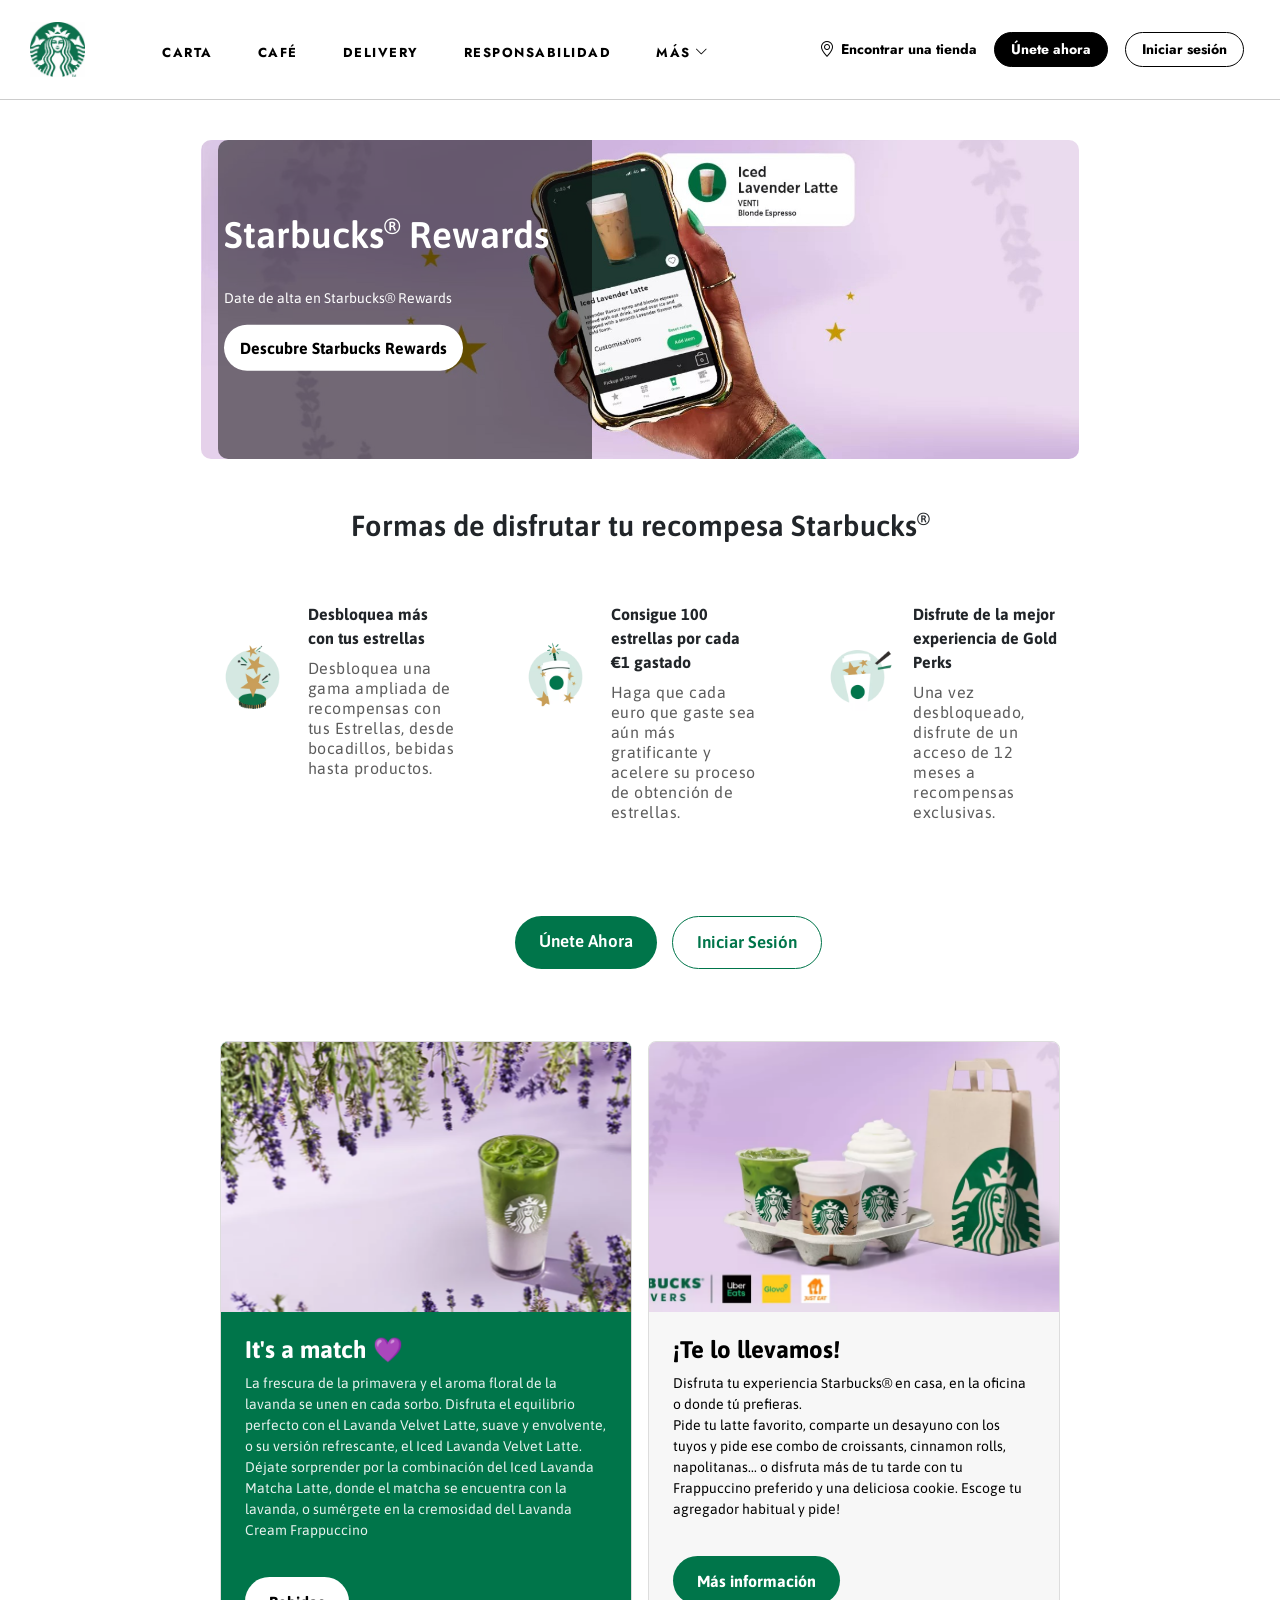
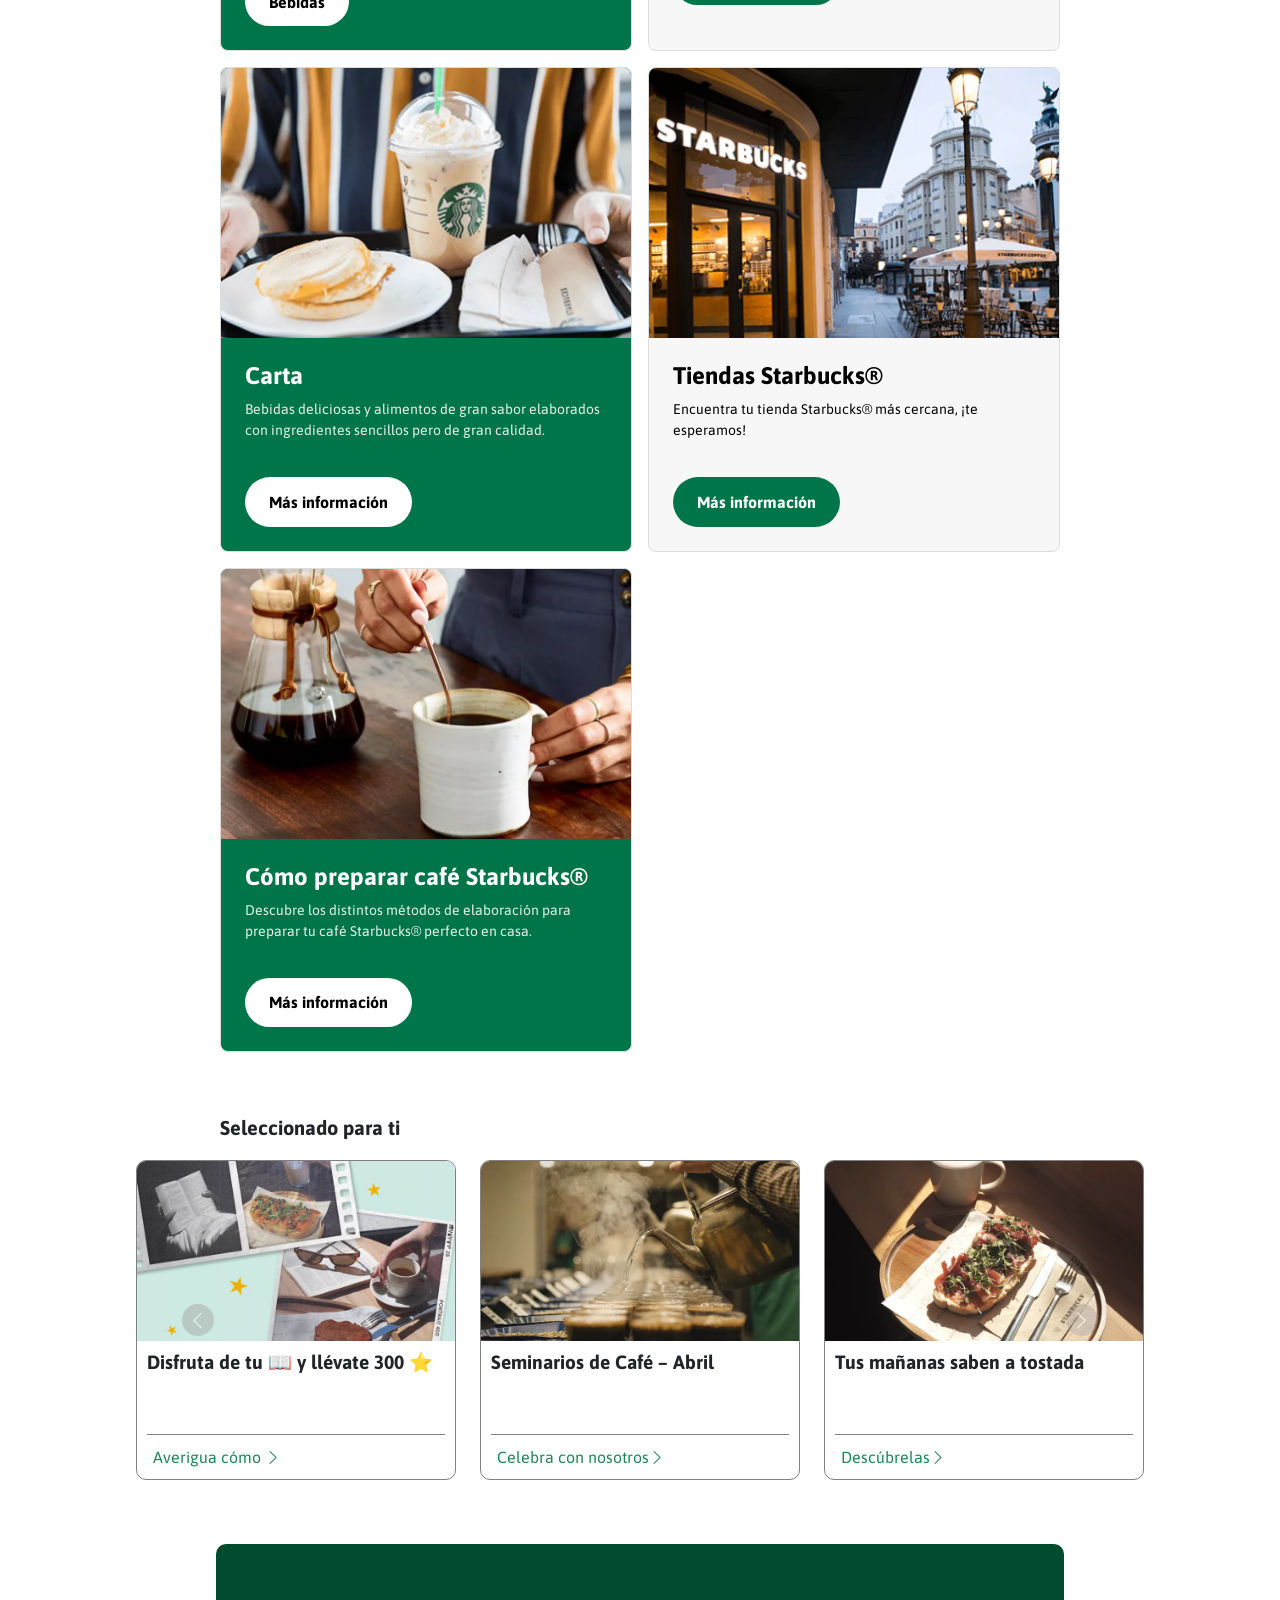
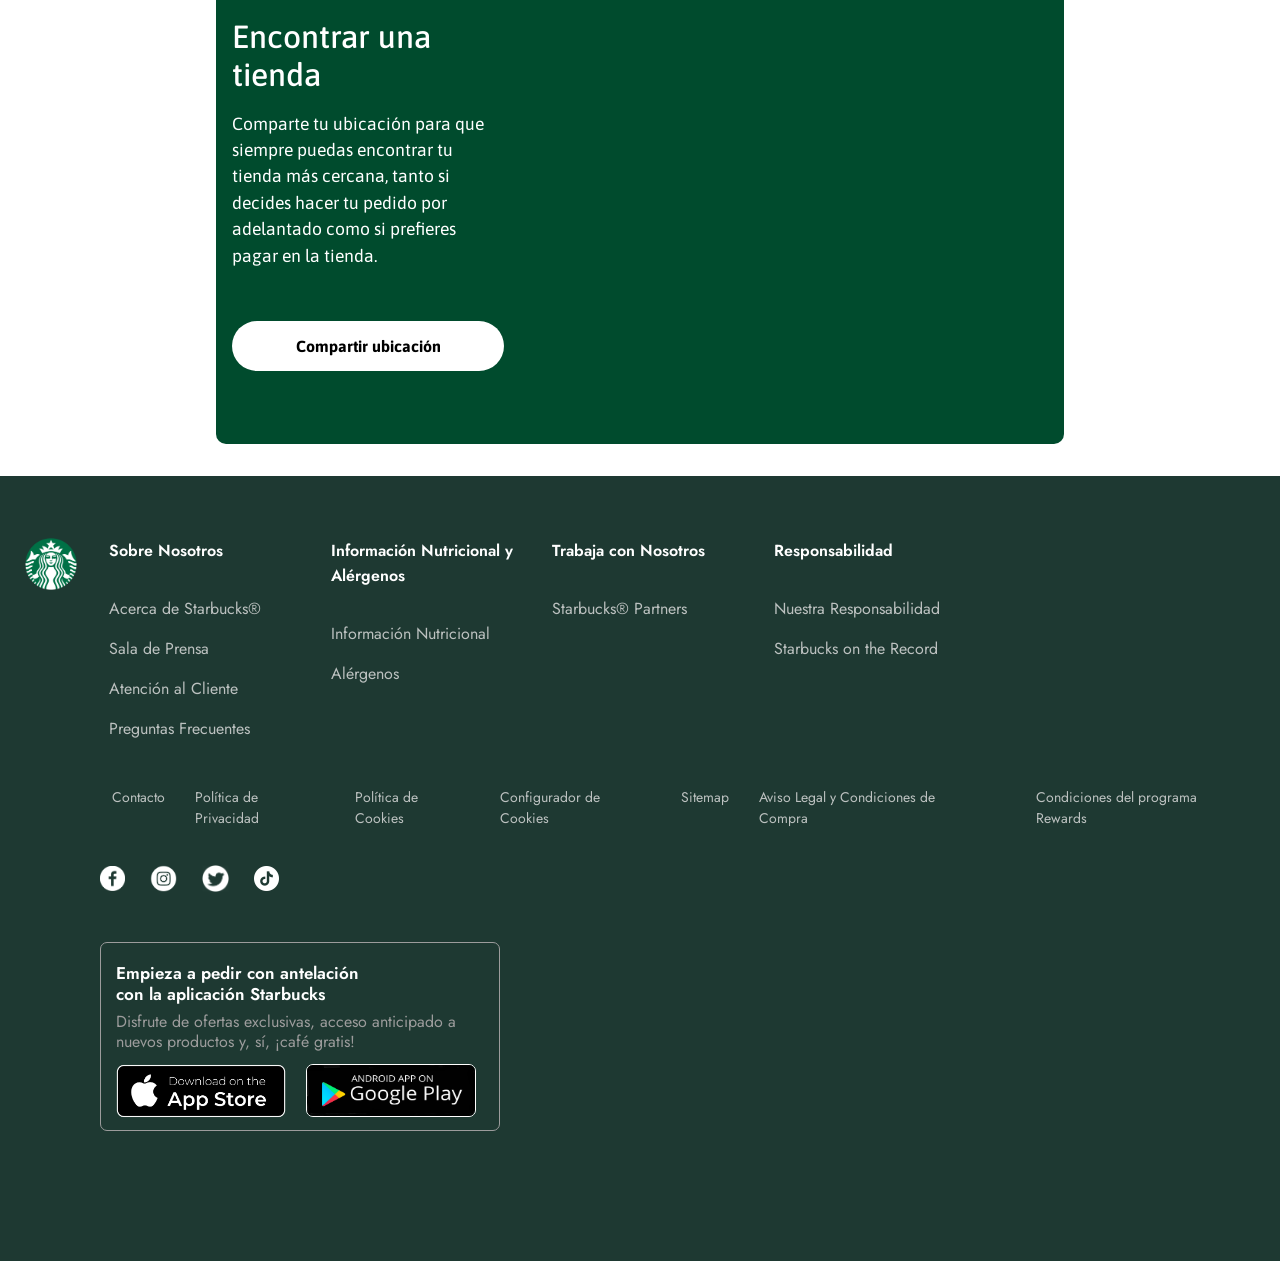
<file: index.html>
<!DOCTYPE html>
<html lang="en">

<head>
    <meta charset="UTF-8">
    <meta name="viewport" content="width=device-width, initial-scale=1.0">
    <link rel="preconnect" href="https://fonts.googleapis.com">
    <link rel="preconnect" href="https://fonts.gstatic.com" crossorigin>
    <link href="https://fonts.googleapis.com/css2?family=Jost:ital,wght@0,100..900;1,100..900&display=swap"
        rel="stylesheet">
    <link href="https://fonts.googleapis.com/css2?family=Asap:ital,wght@0,100..900;1,100..900&display=swap"
        rel="stylesheet">

    <link href="https://cdn.jsdelivr.net/npm/bootstrap@5.3.0/dist/css/bootstrap.min.css" rel="stylesheet">
    <link href="https://cdn.jsdelivr.net/npm/bootstrap-icons@1.10.5/font/bootstrap-icons.css" rel="stylesheet">

    <link rel="stylesheet" href="css/main.css">
    <title>Starbucks-Home</title>
</head>

<body>
    <header id="main-header">
        <div class="header-container">
            <div class="logo">
                <a href="#">
                    <img src="img/logo_starbucks.jpg" alt="Logo Starbucks">
                </a>
            </div>
            <input type="checkbox" id="btn-menu" class="menu-toggle">
            <label for="btn-menu" class=" hamburguesa">
                <span class="bar"></span>
                <span class="bar"></span>
                <span class="bar"></span>
            </label>


            <nav class="menu-responsive">
                <ul>
                    <li><a href="unirse.html" class="unirse">Únete ahora</a></li>
                    <li><a href="Iniciar.html" class="login">Iniciar sesión</a></li>
                    <li><a class="font" href="carta.html">Carta</a></li>
                    <li><a class="font" href="cafe.html">Café</a></li>
                    <li><a class="font" href="delivery.html">Delivery</a></li>
                    <li><a class="font" href="responsabilidad.html">Responsabilidad</a></li>
                    <li><a class="font" href="merchandising.html">Merchandising</a></li>
                    <li><a class="font" href="rewards.html">Rewards</a></li>
                    <li><a href="EncontrarTienda.html" class="accion"> <i class="bi bi-geo-alt "></i>Encontrar una tienda</a></li>

                </ul>
                <hr class="linea-separadora">
                <div class="accordion-container">
                    <div class="accordion" id="accordionPanelsStayOpenExample">
                        <div class="accordion-item">
                            <h2 class="accordion-header">
                                <button class="accordion-button collapsed" type="button" data-bs-toggle="collapse"
                                    data-bs-target="#panelsStayOpen-collapseOne" aria-expanded="false"
                                    aria-controls="panelsStayOpen-collapseOne">
                                    Sobre Nosotros
                                </button>
                            </h2>
                            <div id="panelsStayOpen-collapseOne" class="accordion-collapse collapse">
                                <div class="accordion-body">
                                    <ul>
                                        <li>
                                            <a href="">Acerca de Starbucks®</a>
                                        </li>
                                        <li>
                                            <a href="">Sala de Prensa</a>
                                        </li>
                                        <li>
                                            <a href="">Atención al Cliente</a>
                                        </li>
                                        <li>
                                            <a href="">Preguntas Frecuentes</a>
                                        </li>
                                    </ul>
                                </div>
                            </div>
                        </div>
                        <div class="accordion-item">
                            <h2 class="accordion-header">
                                <button class="accordion-button collapsed" type="button" data-bs-toggle="collapse"
                                    data-bs-target="#panelsStayOpen-collapseTwo" aria-expanded="false"
                                    aria-controls="panelsStayOpen-collapseTwo">
                                    Información Nutricional y Alérgenos
                                </button>
                            </h2>
                            <div id="panelsStayOpen-collapseTwo" class="accordion-collapse collapse">
                                <div class="accordion-body">
                                    <ul>
                                        <li>
                                            <a href="">Informacion Nutricional</a>
                                        </li>
                                        <li>
                                            <a href="">Alérgenos</a>
                                        </li>
                                    </ul>
                                </div>
                            </div>
                        </div>
                        <div class="accordion-item">
                            <h2 class="accordion-header">
                                <button class="accordion-button collapsed" type="button" data-bs-toggle="collapse"
                                    data-bs-target="#panelsStayOpen-collapseThree" aria-expanded="false"
                                    aria-controls="panelsStayOpen-collapseThree">
                                    Trabaja con Nosotros
                                </button>
                            </h2>
                            <div id="panelsStayOpen-collapseThree" class="accordion-collapse collapse">
                                <div class="accordion-body">
                                    <ul>
                                        <li>
                                            <a href="">Starbucks® Partners</a>
                                        </li>
                                    </ul>
                                </div>
                            </div>
                        </div>
                        <div class="accordion-item">
                            <h2 class="accordion-header">
                                <button class="accordion-button collapsed" type="button" data-bs-toggle="collapse"
                                    data-bs-target="#panelsStayOpen-collapseFour" aria-expanded="false"
                                    aria-controls="panelsStayOpen-collapseFour">

                                    Responsabilidad
                                </button>
                            </h2>
                            <div id="panelsStayOpen-collapseFour" class="accordion-collapse collapse">
                                <div class="accordion-body">

                                    <ul>
                                        <li>
                                            <a href="">Nuestra Responsabilidad</a>
                                        </li>
                                        <li>
                                            <a href="">Starbucks on the Record</a>
                                        </li>
                                    </ul>

                                </div>
                            </div>
                        </div>
                    </div>
                </div>
            </nav>

            <nav class="main-nav">
                <ul class="menu-horizontal">
                    <li><a href="carta.html">Carta</a></li>
                    <li><a href="cafe.html">Café</a></li>
                    <li><a href="delivery.html" class="delivery-main">Delivery</a></li>
                    <li><a href="responsabilidad.html" class="responsabilidad-main">Responsabilidad</a></li>
                    <li class="has-submenu">
                        <a href="#">Más <i class="bi bi-chevron-down"></i></a>
                        <ul class="submenu">
                            <li class="delivery-sub"><a href="delivery.html">Delivery</a></li>
                            <li class="responsabilidad-sub"><a href="responsabilidad.html">Responsabilidad</a></li>
                            <li><a href="merchandising.html">Merchandising</a></li>
                            <li><a href="rewards.html">Rewards</a></li>
                        </ul>
                    </li>
                </ul>
            </nav>

            <div class="acciones">
                <a href="EncontrarTienda.html" class="accion"> <i class="bi bi-geo-alt"></i>Encontrar una tienda</a>
                <a href="unirse.html" class=" unirse">Únete ahora</a>
                <a href="Iniciar.html" class=" login">Iniciar sesión</a>
            </div>
        </div>
    </header>

    <main class="page-main">
        <div class="contenedor">
            <img class="img-starbucks" src="img/img_home/Principal.jpg" alt="Starbucks-home">
            <div class="sombra"></div>
            <div class="texto-sobre-imagen">
                <h2 class="texto-imagen">Starbucks<span class="marca-registrada">®</span> Rewards</h2>
                <p class="subtitulo">Date de alta en Starbucks® Rewards</p>
                <a href="#" class="boton-blanco">Descubre Starbucks Rewards</a>
            </div>
        </div>
        <section>
            <h2 class="titulos"> Formas de disfrutar tu recompesa Starbucks<span class="marca-registrada">®</span></h2>
            <ul class="lista">
                <li class="sublist">
                    <div class="icono">
                        <img src="img/img_home/icono1.jpg" alt="">
                    </div>
                    <div class="contenedor-texto-principal">
                        <p class="sub-titulo">Desbloquea más con tus estrellas</p>
                        <p class="contenido-text">Desbloquea una gama ampliada de recompensas con tus Estrellas,
                            desde bocadillos, bebidas hasta productos.</p>
                    </div>

                </li>
                <li class="sublist">
                    <div class="icono">
                        <img src="img/img_home/icono2.jpg" alt="">
                    </div>
                    <div class="contenedor-texto-principal">
                        <p class="sub-titulo">Consigue 100 estrellas por cada €1 gastado</p>
                        <p class="contenido-text">Haga que cada euro que gaste sea aún más gratificante y acelere su
                            proceso de obtención de estrellas.</p>
                    </div>
                </li>
                <li class="sublist">
                    <div class="icono">
                        <img src="img/img_home/icono3.jpg" alt="">
                    </div>

                    <div class="contenedor-texto-principal">
                        <p class="sub-titulo">Disfrute de la mejor experiencia de Gold Perks</p>
                        <p class="contenido-text">Una vez desbloqueado, disfrute de un acceso de 12 meses a
                            recompensas exclusivas.</p>
                    </div>
                </li>
            </ul>
            <div class="suscripcion-content">
                <a href="unirse.html" class="suscripcion__opcion1">Únete Ahora</a>
                <a href="Iniciar.html" class="suscripcion__opcion2">Iniciar Sesión</a>
            </div>
        </section>
        <section>


            <!-- bloque card -->
            <div class="card-list">
                <article class="card-mas-verde">
                    <img src="img/img_home/HOME-1.jpg" alt="imagen1" class="card__image">
                    <div class="card__content">
                        <h3 class="card__title-verde">It's a match 💜</h3>
                        <p class="card_description-verde">La frescura de la primavera y el aroma floral de la lavanda se
                            unen en cada sorbo. Disfruta el equilibrio perfecto con el Lavanda Velvet Latte, suave y
                            envolvente, o su versión refrescante, el Iced Lavanda Velvet Latte. Déjate sorprender por la
                            combinación del Iced Lavanda Matcha Latte, donde el matcha se encuentra con la lavanda, o
                            sumérgete en la cremosidad del Lavanda Cream Frappuccino</p>
                        <a href="" class="card__link-clarito">Bebidas</a>
                    </div>
                </article>
                <article class="card-mas-clarito">
                    <img src="img/img_home/Delivery-home.jpg" alt="imagen2" class="card__image">
                    <div class="card__content">
                        <h3 class="card__title-clarito">¡Te lo llevamos!</h3>
                        <p class="card_description-clarito">Disfruta tu experiencia Starbucks® en casa, en la oficina o
                            donde tú prefieras.

                            <br>Pide tu latte favorito, comparte un desayuno con los tuyos y pide ese combo de
                            croissants, cinnamon rolls, napolitanas... o disfruta más de tu tarde con tu Frappuccino
                            preferido y una deliciosa cookie. Escoge tu agregador habitual y pide!
                        </p>
                        <a href="" class="card__link-verde">Más información</a>
                    </div>
                </article>
                <article class="card-mas-verde">
                    <img src="img/img_home/carta_home.jpg" alt="imagen3" class="card__image">
                    <div class="card__content">
                        <h3 class="card__title-verde">Carta</h3>
                        <p class="card_description-verde">Bebidas deliciosas y alimentos de gran sabor elaborados con
                            ingredientes sencillos pero de gran calidad.</p>
                        <a href="" class="card__link-clarito">Más información</a>
                    </div>
                </article>
                <article class="card-mas-clarito">
                    <img src="img/img_home/tiendas-home.jpg" alt="imagen4" class="card__image">
                    <div class="card__content">
                        <h3 class="card__title-clarito">Tiendas Starbucks®</h3>
                        <p class="card_description-clarito">Encuentra tu tienda Starbucks® más cercana, ¡te esperamos!
                        </p>
                        <a href="" class="card__link-verde">Más información</a>
                    </div>
                </article>
                <article class="card-mas-verde">
                    <img src="img/img_home/Starbucks-home.jpg" alt="imagen4" class="card__image">
                    <div class="card__content">
                        <h3 class="card__title-verde">Cómo preparar café Starbucks®</h3>
                        <p class="card_description-verde">Descubre los distintos métodos de elaboración para preparar tu
                            café Starbucks® perfecto en casa.</p>
                        <a href="" class="card__link-clarito">Más información</a>
                    </div>
                </article>
            </div>

        </section>
        <section class="container-carrusel">
            <h2 class="titulo-carrusel">Seleccionado para ti</h2>

            <div id="carouselCards" class="carousel slide" data-bs-ride="carousel">

                <div class="carousel-inner">

                    <!-- Primera pantalla -->
                    <div class="carousel-item active">
                        <div class="d-flex justify-content-center gap-4">
                            <div class="cardCarrusel">
                                <img src="img/img_home/1.1 Portada Rich Content_BOOK_0.jpg.jpg" class="card-img-top"
                                    alt="Imagen 1">
                                <div class="card-bodyC">
                                    <h5 class="card-titleC">Disfruta de tu 📖 y llévate 300 ⭐</h5>
                                    <p><a href="#" class="btn btn-linkC text-success p-0">Averigua cómo <i
                                                class="bi bi-chevron-right"></i></a></p>
                                </div>
                            </div>

                            <div class="cardCarrusel">
                                <img src="img/img_home/COFFEE CORE.png.jpg" class="card-img-top" alt="Imagen 2">
                                <div class="card-bodyC">
                                    <h5 class="card-titleC">Seminarios de Café – Abril</h5>
                                    <p><a href="#" class="btn btn-linkC text-success p-0">Celebra con nosotros<i
                                                class="bi bi-chevron-right"></i></a></p>
                                </div>
                            </div>

                            <div class="cardCarrusel">
                                <img src="img/img_home/1.1 Portada Rich Content_TOSTADAS_v3.jpg.jpg"
                                    class="card-img-top" alt="Imagen 3">
                                <div class="card-bodyC">
                                    <h5 class="card-titleC">Tus mañanas saben a tostada</h5>
                                    <p><a href="#" class="btn btn-linkC text-success p-0">Descúbrelas<i
                                                class="bi bi-chevron-right"></i></a></p>
                                </div>
                            </div>
                        </div>
                    </div>

                    <!-- Segunda pantalla -->
                    <div class="carousel-item">
                        <div class="d-flex justify-content-center gap-4">
                            <div class="cardCarrusel">
                                <img src="img/img_home/1.1 Portada Rich Content_SPRING BLEND.jpg.jpg"
                                    class="card-img-top" alt="Imagen 4">
                                <div class="card-bodyC">
                                    <h5 class="card-titleC">Nuevo Spring Season Blend 🌸</h5>
                                    <p><a href="#" class="btn btn-linkC text-success p-0">Ver más<i
                                                class="bi bi-chevron-right"></i></a></p>
                                </div>
                            </div>

                            <div class="cardCarrusel">
                                <img src="img/img_home/1.1 Portada Rich Content_BOOK_0.jpg.jpg" class="card-img-top"
                                    alt="Imagen 4">
                                <div class="card-bodyC">
                                    <h5 class="card-titleC">Disfruta de tu 📖 y llévate 300 ⭐</h5>
                                    <p><a href="#" class="btn btn-linkC text-success p-0">Ver más<i
                                                class="bi bi-chevron-right"></i></a></p>
                                </div>
                            </div>

                            <div class="cardCarrusel">
                                <img src="img/img_home/COFFEE CORE.png.jpg" class="card-img-top" alt="Imagen 4">
                                <div class="card-bodyC">
                                    <h5 class="card-titleC">Seminarios de Café – Abril</h5>
                                    <p><a href="#" class="btn btn-linkC text-success p-0">Ver más<i
                                                class="bi bi-chevron-right"></i></a></p>
                                </div>
                            </div>
                        </div>
                    </div>

                </div>

                <!-- Botones de navegación -->
                <button class="carousel-control-prev" type="button" data-bs-target="#carouselCards"
                    data-bs-slide="prev">
                    <span class="carousel-control-prev-icon" aria-hidden="true"></span>
                    <span class="visually-hidden">Anterior</span>
                </button>
                <button class="carousel-control-next" type="button" data-bs-target="#carouselCards"
                    data-bs-slide="next">
                    <span class="carousel-control-next-icon" aria-hidden="true"></span>
                    <span class="visually-hidden">Siguiente</span>
                </button>

            </div>
        </section>



        <section class="find-store">
            <div class="find-store__content">
                <h2>Encontrar una tienda</h2>
                <p>
                    Comparte tu ubicación para que siempre puedas encontrar tu tienda más cercana, tanto si decides
                    hacer tu pedido por adelantado como si prefieres pagar en la tienda.
                </p>
                <a href="" class="card__link-clarito">Compartir ubicación</a>
            </div>
            <div class="find-store__map">
                <iframe
                    src="https://www.google.com/maps/embed?pb=!1m14!1m12!1m3!1d3694741.943507685!2d-5.63555327679903!3d39.96986625296067!2m3!1f0!2f0!3f0!3m2!1i1024!2i768!4f13.1!5e0!3m2!1ses!2sar!4v1745634759284!5m2!1ses!2sar"
                    width="600" height="450" style="border:0;" allowfullscreen="" loading="lazy"
                    referrerpolicy="no-referrer-when-downgrade"></iframe>
            </div>
        </section>
    </main>
    
    <footer class="footer">
        <div class="content-footer">
            <img src="img/Starbucks-Logo.png" alt="" class="footer-logo">

            <div class="footer-acordeon ">
                <div class="accordion-container">
                    <div class="accordion accordion_footer" id="accordionPanelsStayOpenExample">
                        <div class="accordion-item accordion-item_footer ">
                            <h2 class="accordion-header accordion-header_footer ">
                                <button class="accordion-button accordion-button_footer collapsed" type="button"
                                    data-bs-toggle="collapse" data-bs-target="#panelsStayOpen-collapseOne"
                                    aria-expanded="false" aria-controls="panelsStayOpen-collapseOne">
                                    Sobre Nosotros
                                </button>
                            </h2>
                            <div id="panelsStayOpen-collapseOne" class="accordion-collapse collapse">
                                <div class="accordion-body accordion-body_footer">
                                    <ul>
                                        <li>
                                            <a href="">Acerca de Starbucks®</a>
                                        </li>
                                        <li>
                                            <a href="">Sala de Prensa</a>
                                        </li>
                                        <li>
                                            <a href="">Atención al Cliente</a>
                                        </li>
                                        <li>
                                            <a href="">Preguntas Frecuentes</a>
                                        </li>
                                    </ul>
                                </div>
                            </div>
                        </div>
                        <div class="accordion-item accordion-item_footer">
                            <h2 class="accordion-header accordion-header_footer">
                                <button class="accordion-button accordion-button_footer collapsed" type="button"
                                    data-bs-toggle="collapse" data-bs-target="#panelsStayOpen-collapseTwo"
                                    aria-expanded="false" aria-controls="panelsStayOpen-collapseTwo">
                                    Información Nutricional y Alérgenos
                                </button>
                            </h2>
                            <div id="panelsStayOpen-collapseTwo" class="accordion-collapse collapse">
                                <div class="accordion-body  accordion-body_footer">
                                    <ul>
                                        <li>
                                            <a href="">Informacion Nutricional</a>
                                        </li>
                                        <li>
                                            <a href="">Alérgenos</a>
                                        </li>
                                    </ul>
                                </div>
                            </div>
                        </div>
                        <div class="accordion-item accordion-item_footer">
                            <h2 class="accordion-header accordion-header_footer">
                                <button class="accordion-button accordion-button_footer collapsed" type="button"
                                    data-bs-toggle="collapse" data-bs-target="#panelsStayOpen-collapseThree"
                                    aria-expanded="false" aria-controls="panelsStayOpen-collapseThree">
                                    Trabaja con Nosotros
                                </button>
                            </h2>
                            <div id="panelsStayOpen-collapseThree" class="accordion-collapse collapse">
                                <div class="accordion-body  accordion-body_footer">
                                    <ul>
                                        <li>
                                            <a href="">Starbucks® Partners</a>
                                        </li>
                                    </ul>
                                </div>
                            </div>
                        </div>
                        <div class="accordion-item accordion-item_footer">
                            <h2 class="accordion-header accordion-header_footer">
                                <button class="accordion-button accordion-button_footer collapsed" type="button"
                                    data-bs-toggle="collapse" data-bs-target="#panelsStayOpen-collapseFour"
                                    aria-expanded="false" aria-controls="panelsStayOpen-collapseFour">

                                    Responsabilidad
                                </button>
                            </h2>
                            <div id="panelsStayOpen-collapseFour" class="accordion-collapse collapse">
                                <div class="accordion-body  accordion-body_footer">

                                    <ul>
                                        <li>
                                            <a href="">Nuestra Responsabilidad</a>
                                        </li>
                                        <li>
                                            <a href="">Starbucks on the Record</a>
                                        </li>
                                    </ul>

                                </div>
                            </div>
                        </div>
                    </div>
                </div>
            </div>
            <div class="footer-arriba">
                <ul class="columna1">
                    <p class="col-titulo">Sobre Nosotros</p>
                    <li>
                        <a href="" class="footer-link">Acerca de Starbucks®</a>
                    </li>
                    <li>
                        <a href="" class="footer-link">Sala de Prensa</a>
                    </li>
                    <li>
                        <a href="" class="footer-link">Atención al Cliente</a>
                    </li>
                    <li>
                        <a href="" class="footer-link">Preguntas Frecuentes</a>
                    </li>
                </ul>
                <ul class="columna2">
                    <p class="col-titulo">Información Nutricional y Alérgenos</p>
                    <li>
                        <a href="" class="footer-link">Información Nutricional</a>
                    </li>
                    <li>
                        <a href="https://alergenos.grupovips.com/index.html?brand=starbucks"
                            class="footer-link">Alérgenos</a>
                    </li>

                </ul>
                <ul class="columna3">
                    <p class="col-titulo">Trabaja con Nosotros</p>
                    <li>
                        <a href="https://starbuckspartners.es/trabajar-starbucks" class="footer-link">Starbucks®
                            Partners</a>
                    </li>
                </ul>
                <ul class="columna4">
                    <p class="col-titulo">Responsabilidad</p>
                    <li>
                        <a href="" class="footer-link"> Nuestra Responsabilidad</a>
                    </li>
                    <li>
                        <a href="" class="footer-link">Starbucks on the Record</a>
                    </li>
                </ul>
            </div>
            <div class="footer-medio">
                <ul class="ul-lineal">
                    <li class="footer-list">
                        <a href="" class="footer-link">Contacto</a>
                    </li>
                    <li class="footer-list">
                        <a href="" class="footer-link">Política de Privacidad</a>
                    </li>
                    <li class="footer-list">
                        <a href="" class="footer-link">Política de Cookies</a>
                    </li>
                    <li class="footer-list">
                        <a href="" class="footer-link">Configurador de Cookies</a>
                    </li>
                    <li class="footer-list">
                        <a href="" class="footer-link">Sitemap</a>
                    </li>
                    <li class="footer-list">
                        <a href="" class="footer-link">Aviso Legal y Condiciones de Compra</a>
                    </li>
                    <li class="footer-list">
                        <a href="" class="footer-link">Condiciones del programa Rewards </a>
                    </li>
                </ul>
            </div>
            <div class="footer-abajo">
                <div class="icon-redes">
                    <a class="iconos-link" href="https://www.facebook.com/StarbucksEspana">
                        <img src="img/footer/facebook-logo.png" alt="" class="icon-facebook">
                    </a>
                    <a class="iconos-link" href="https://www.instagram.com/starbucks_es/">
                        <img src="img/footer/logo-insta-n.png" alt="" class="icon-insta">
                    </a>
                    <a class="iconos-link" href="https://twitter.com/starbucks_es">
                        <img src="img/footer/icon-twitter.png" alt="" class="icon-twitter">
                    </a>
                    <a class="iconos-link" href="https://www.tiktok.com/@starbucks_es?lang=es">
                        <img src="img/footer/icon-tiktok.png" alt="" class="icon-tiktok">
                    </a>
                </div>
                <div class="footer-card">
                    <h3 class="footer-card-titulo">Empieza a pedir con antelación <br>con la aplicación Starbucks</h3>
                    <p class="footer-texto">Disfrute de ofertas exclusivas, acceso anticipado a nuevos productos y, sí,
                        ¡café gratis!</p>
                    <div class="footer-descarga">
                        <a class="iconos-link" href="https://apps.apple.com/es/app/starbucks-espa%C3%B1a/id6447769086">
                            <img src="img/footer/appstore.png" alt="" class="appstore-icon">
                        </a>
                        <a class="iconos-link" href="https://play.google.com/store/apps/details?id=com.starbucks.es">
                            <img src="img/footer/playstore.png" alt="" class="playstore-icon">
                        </a>
                    </div>
                </div>
            </div>
        </div>
    </footer>
    <!-- JavaScript de Bootstrap -->
    <script src="https://cdn.jsdelivr.net/npm/bootstrap@5.3.0/dist/js/bootstrap.bundle.min.js"></script>
</body>

</html>
</file>
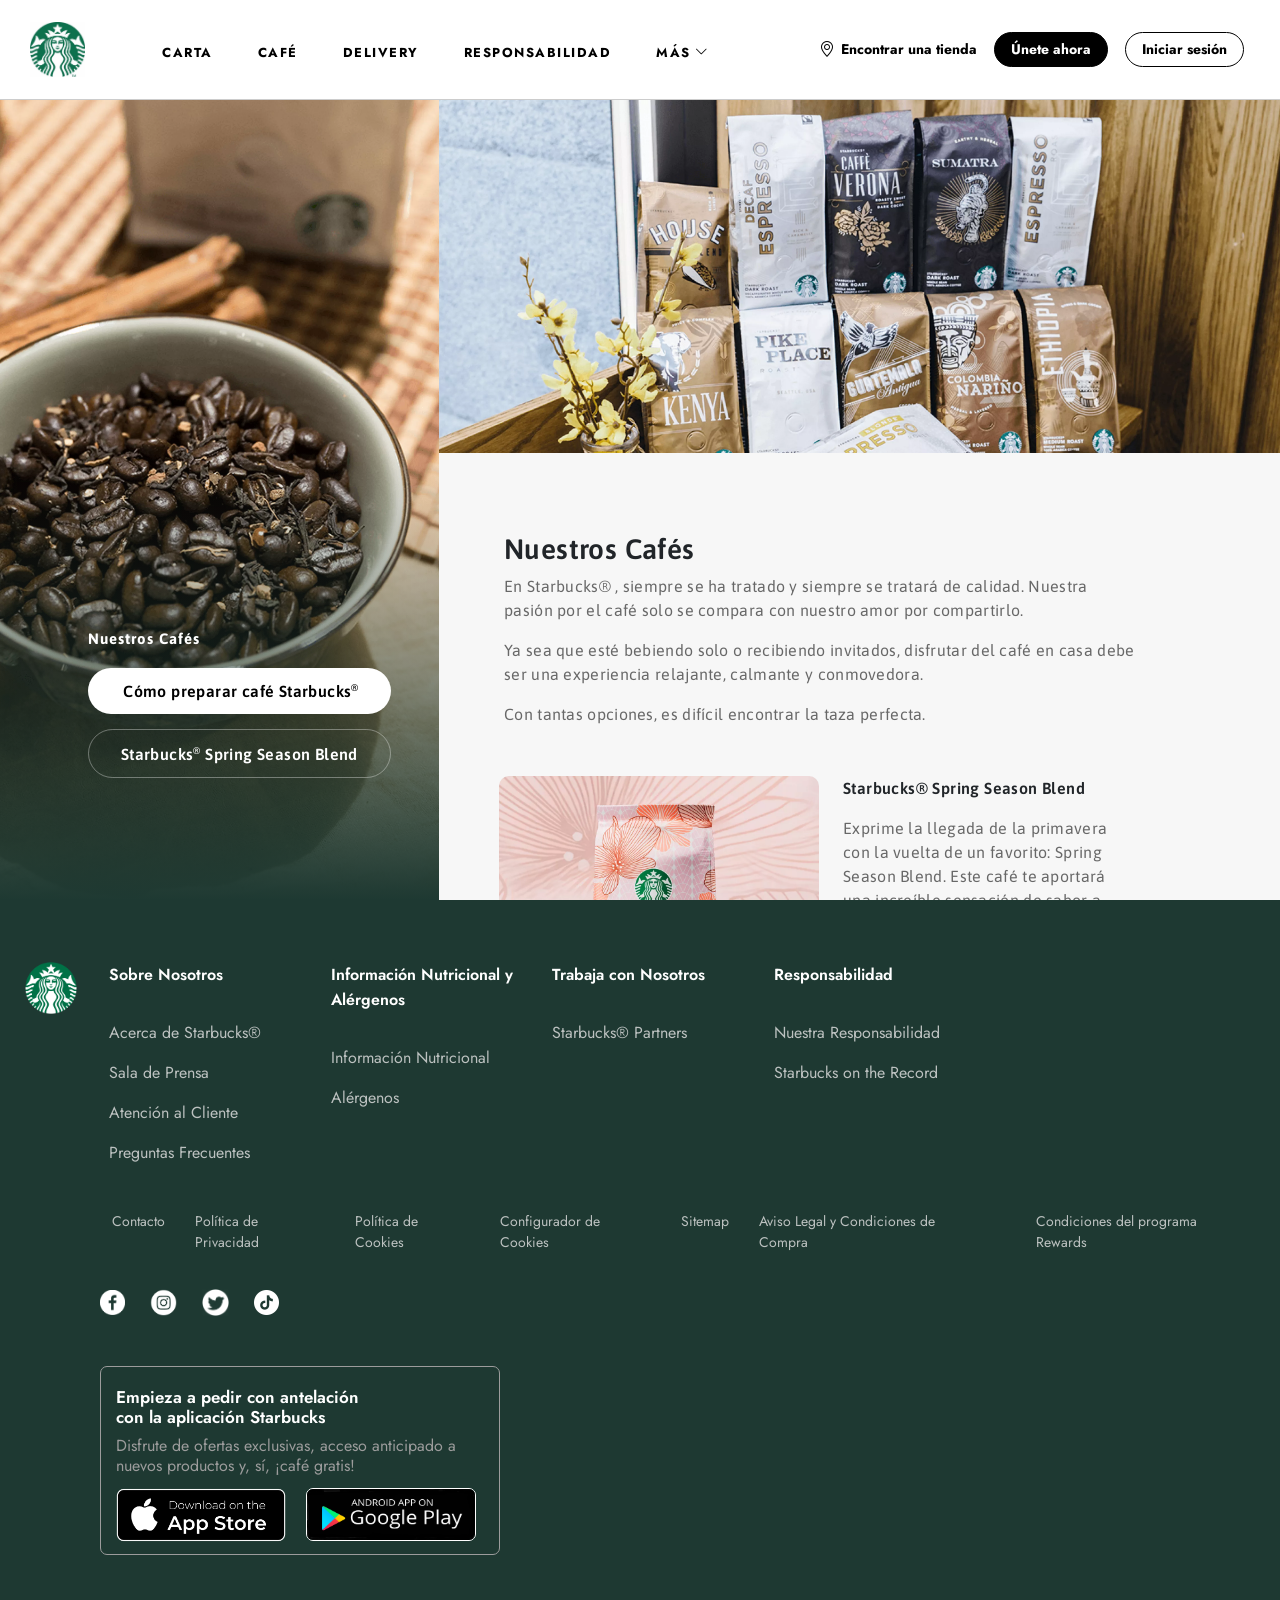
<file: cafe.html>
<!DOCTYPE html>
<html lang="en">

<head>
    <meta charset="UTF-8">
    <meta name="viewport" content="width=device-width, initial-scale=1.0">
    <link rel="preconnect" href="https://fonts.googleapis.com">
    <link rel="preconnect" href="https://fonts.gstatic.com" crossorigin>
    <link href="https://fonts.googleapis.com/css2?family=Jost:ital,wght@0,100..900;1,100..900&display=swap"
        rel="stylesheet">
    <link href="https://fonts.googleapis.com/css2?family=Asap:ital,wght@0,100..900;1,100..900&display=swap" rel="stylesheet">

    <link href="https://cdn.jsdelivr.net/npm/bootstrap@5.3.0/dist/css/bootstrap.min.css" rel="stylesheet">
    <link href="https://cdn.jsdelivr.net/npm/bootstrap-icons@1.10.5/font/bootstrap-icons.css" rel="stylesheet">

    <link rel="stylesheet" href="css/main.css">
    <title>Café</title>
</head>

<body>
    <header id="main-header">
        <div class="header-container">
            <div class="logo">
                <a href="index.html">
                <img src="img/logo_starbucks.jpg" alt="Logo Starbucks" >
                </a>
            </div>
            <input type="checkbox" id="btn-menu" class="menu-toggle">
            <label for="btn-menu" class=" hamburguesa">
                <span class="bar"></span>
                <span class="bar"></span>
                <span class="bar"></span>
            </label>


            <nav class="menu-responsive">
                <ul>
                    <li><a href="unirse.html" class="unirse">Únete ahora</a></li>
                    <li><a href="Iniciar.html" class="login">Iniciar sesión</a></li>
                    <li><a class="font" href="carta.html">Carta</a></li>
                    <li><a class="font" href="#">Café</a></li>
                    <li><a class="font" href="delivery.html">Delivery</a></li>
                    <li><a class="font" href="responsabilidad.html">Responsabilidad</a></li>
                    <li><a class="font" href="merchandising.html">Merchandising</a></li>
                    <li><a class="font" href="rewards.html">Rewards</a></li>
                    <li><a href="EncontrarTienda.html" class="accion"> <i class="bi bi-geo-alt "></i>Encontrar una tienda</a></li>

                </ul>
                <hr class="linea-separadora">
                <div class="accordion-container">
                    <div class="accordion" id="accordionPanelsStayOpenExample">
                        <div class="accordion-item">
                            <h2 class="accordion-header">
                                <button class="accordion-button collapsed" type="button" data-bs-toggle="collapse"
                                    data-bs-target="#panelsStayOpen-collapseOne" aria-expanded="false"
                                    aria-controls="panelsStayOpen-collapseOne">
                                    Sobre Nosotros
                                </button>
                            </h2>
                            <div id="panelsStayOpen-collapseOne" class="accordion-collapse collapse">
                                <div class="accordion-body">
                                    <ul>
                                        <li>
                                            <a href="">Acerca de Starbucks®</a>
                                        </li>
                                        <li>
                                            <a href="">Sala de Prensa</a>
                                        </li>
                                        <li>
                                          <a href="">Atención al Cliente</a>
                                      </li>
                                      <li>
                                          <a href="">Preguntas Frecuentes</a>
                                      </li>
                                    </ul>
                                </div>
                            </div>
                        </div>
                        <div class="accordion-item">
                            <h2 class="accordion-header">
                                <button class="accordion-button collapsed" type="button" data-bs-toggle="collapse"
                                    data-bs-target="#panelsStayOpen-collapseTwo" aria-expanded="false"
                                    aria-controls="panelsStayOpen-collapseTwo">
                                    Información Nutricional y Alérgenos
                                </button>
                            </h2>
                            <div id="panelsStayOpen-collapseTwo" class="accordion-collapse collapse">
                                    <div class="accordion-body">
                                        <ul>
                                            <li>
                                                <a href="">Informacion Nutricional</a>
                                            </li>
                                            <li>
                                                <a href="">Alérgenos</a>
                                            </li>
                                        </ul>
                                    </div>
                            </div>
                        </div>
                        <div class="accordion-item">
                            <h2 class="accordion-header">
                                <button class="accordion-button collapsed" type="button" data-bs-toggle="collapse"
                                    data-bs-target="#panelsStayOpen-collapseThree" aria-expanded="false"
                                    aria-controls="panelsStayOpen-collapseThree">
                                    Trabaja con Nosotros
                                </button>
                            </h2>
                            <div id="panelsStayOpen-collapseThree" class="accordion-collapse collapse">
                                <div class="accordion-body">
                                    <ul>
                                        <li>
                                            <a href="">Starbucks® Partners</a>
                                        </li>
                                    </ul>
                                </div>
                            </div>
                        </div>
                        <div class="accordion-item">
                            <h2 class="accordion-header">
                                <button class="accordion-button collapsed" type="button" data-bs-toggle="collapse"
                                    data-bs-target="#panelsStayOpen-collapseFour" aria-expanded="false"
                                    aria-controls="panelsStayOpen-collapseFour">

                                    Responsabilidad
                                </button>
                            </h2>
                            <div id="panelsStayOpen-collapseFour" class="accordion-collapse collapse">
                                <div class="accordion-body">

                                        <ul>
                                            <li>
                                                <a href="">Nuestra Responsabilidad</a>
                                            </li>
                                            <li>
                                                <a href="">Starbucks on the Record</a>
                                            </li>
                                        </ul>

                                </div>
                            </div>
                        </div>
                    </div>
                </div>
            </nav>

            <nav class="main-nav">
                <ul class="menu-horizontal">
                    <li><a href="carta.html">Carta</a></li>
                    <li><a href="#">Café</a></li>
                    <li><a href="delivery.html" class="delivery-main">Delivery</a></li>
                    <li><a href="responsabilidad.html" class="responsabilidad-main">Responsabilidad</a></li>
                    <li class="has-submenu">
                        <a href="#">Más <i class="bi bi-chevron-down"></i></a>
                        <ul class="submenu">
                            <li class="delivery-sub"><a href="delivery.html">Delivery</a></li>
                            <li class="responsabilidad-sub"><a href="responsabilidad.html">Responsabilidad</a></li>
                            <li><a href="merchandising.html">Merchandising</a></li>
                            <li><a href="rewards.html">Rewards</a></li>
                        </ul>
                    </li>
                </ul>
            </nav>

            <div class="acciones">
                <a href="EncontrarTienda.html" class="accion"> <i class="bi bi-geo-alt"></i>Encontrar una tienda</a>
                <a href="unirse.html" class=" unirse">Únete ahora</a>
                <a href="Iniciar.html" class=" login">Iniciar sesión</a>
            </div>
        </div>
    </header>

    <div class="contenido">
        <div class="izquierda2">
            <div class="sombra2"></div>
            <div class="texto-sobre-imagen2">
                <h2 class="texto-imagen2">Nuestros Cafés</h2>

                <a href="#" class="boton-blanco2 negrita"> Cómo preparar café Starbucks<span class="marca-registrada">®</span> </a>
                <a href="#" class="boton-transparente negrita"> Starbucks<span class="marca-registrada">®</span> Spring Season Blend </a>
            </div>
        </div>

        <div class="derecha">
            <img src="img/Café/cafe.jpg" alt="" class="img-arriba">
            <div class="seccion-derechaCafe">
                <div class="seccion">
                    <h3 class="negrita">Nuestros Cafés</h3>
                    <p class="letter-contenido">En Starbucks® , siempre se ha tratado y siempre se tratará de calidad.
                        Nuestra pasión por el café
                        solo se compara con nuestro amor por compartirlo. </p>

                    <p class="letter-contenido"> Ya sea que esté bebiendo solo o recibiendo invitados, disfrutar del
                        café en casa debe ser una
                        experiencia relajante, calmante y conmovedora. </p>

                    <p class="letter-contenido"> Con tantas opciones, es difícil encontrar la taza perfecta.</p>

                </div>

                <li class="cafe-list">
                    <div>
                        <img src="img/Café/cafeSSB.jpg" alt="cafe Spring Season Blend" class="img-cafe">
                    </div>
                    <div>
                        <p class="negrita">Starbucks® Spring Season Blend</p>
                        <p class="letter-contenido">Exprime la llegada de la primavera con la vuelta de un favorito:
                            Spring Season Blend. Este café te aportará una increíble sensación de sabor a través de sus
                            notas florales delicadas y vibrantes.</p>
                        <a href="" class="enlace-mas">Descúbrelo</a>
                    </div>
                </li>
                <div class="seccion margen1">
                    <h3 class="negrita">EL ESPECTRO DE STARBUCKS ROAST™</h3>
                    <p class="negrita">Nuestros cafés se clasifican en tres perfiles de tueste, para que pueda encontrar
                        fácilmente el sabor y la intensidad adecuados para usted</p>
                    <p class="letter-contenido">Con un cuerpo más ligero y suave, los cafés Starbucks® Blonde Roast
                        despiertan suavemente los sentidos y ofrecen una taza accesible y sabrosa con ligeras notas
                        tostadas.</p>
                </div>
                <div class="seccion">
                    <a href="" class="link-cafe">Café Tostado Suave</a>
                    <p class="letter-contenido">Suaves y equilibrados, nuestros cafés de tueste medio son perfectos para cada pausa para el café.
                    </p>
                    <a href="" class="link-cafe">Café Tostado Medio</a>
                    <p class="letter-contenido">Con cuerpo y rico, estos cafés presentan sabores robustos y la esencia característica de un
                        tueste profundo.</p>
                    <a href="" class="link-cafe">Café Tostado Intenso</a>
                    <p class="letter-contenido">Con su cuerpo denso y aroma enérgico, estos cafés se caracterizan por un tostado más marcado que
                    potencia los sabores específicos de los granos arábiga.
                    </p>
                </div>
                <div class="tipos-tostado">
                    <a href="" class="enlace-mas">Tostado Suave</a>
                    <a href="" class="enlace-mas marginbtn">Tostado Medio</a>
                    <a href="" class="enlace-mas marginbtn">Tostado Intenso</a>
                </div>
            </div>
        </div>
    </div>
    <footer class="footer">
        <div class="content-footer">
            <img src="img/Starbucks-Logo.png" alt="" class="footer-logo">

            <div class="footer-acordeon ">
                <div class="accordion-container">
                    <div class="accordion accordion_footer" id="accordionPanelsStayOpenExample">
                        <div class="accordion-item accordion-item_footer ">
                            <h2 class="accordion-header accordion-header_footer ">
                                <button class="accordion-button accordion-button_footer collapsed" type="button" data-bs-toggle="collapse"
                                    data-bs-target="#panelsStayOpen-collapseOne" aria-expanded="false"
                                    aria-controls="panelsStayOpen-collapseOne">
                                    Sobre Nosotros
                                </button>
                            </h2>
                            <div id="panelsStayOpen-collapseOne" class="accordion-collapse collapse">
                                <div class="accordion-body accordion-body_footer">
                                    <ul>
                                        <li>
                                            <a href="">Acerca de Starbucks®</a>
                                        </li>
                                        <li>
                                            <a href="">Sala de Prensa</a>
                                        </li>
                                        <li>
                                          <a href="">Atención al Cliente</a>
                                      </li>
                                      <li>
                                          <a href="">Preguntas Frecuentes</a>
                                      </li>
                                    </ul>
                                </div>
                            </div>
                        </div>
                        <div class="accordion-item accordion-item_footer">
                            <h2 class="accordion-header accordion-header_footer">
                                <button class="accordion-button accordion-button_footer collapsed" type="button" data-bs-toggle="collapse"
                                    data-bs-target="#panelsStayOpen-collapseTwo" aria-expanded="false"
                                    aria-controls="panelsStayOpen-collapseTwo">
                                    Información Nutricional y Alérgenos
                                </button>
                            </h2>
                            <div id="panelsStayOpen-collapseTwo" class="accordion-collapse collapse">
                                    <div class="accordion-body  accordion-body_footer">
                                        <ul>
                                            <li>
                                                <a href="">Informacion Nutricional</a>
                                            </li>
                                            <li>
                                                <a href="">Alérgenos</a>
                                            </li>
                                        </ul>
                                    </div>
                            </div>
                        </div>
                        <div class="accordion-item accordion-item_footer">
                            <h2 class="accordion-header accordion-header_footer">
                                <button class="accordion-button accordion-button_footer collapsed" type="button" data-bs-toggle="collapse"
                                    data-bs-target="#panelsStayOpen-collapseThree" aria-expanded="false"
                                    aria-controls="panelsStayOpen-collapseThree">
                                    Trabaja con Nosotros
                                </button>
                            </h2>
                            <div id="panelsStayOpen-collapseThree" class="accordion-collapse collapse">
                                <div class="accordion-body  accordion-body_footer">
                                    <ul>
                                        <li>
                                            <a href="">Starbucks® Partners</a>
                                        </li>
                                    </ul>
                                </div>
                            </div>
                        </div>
                        <div class="accordion-item accordion-item_footer">
                            <h2 class="accordion-header accordion-header_footer">
                                <button class="accordion-button accordion-button_footer collapsed" type="button" data-bs-toggle="collapse"
                                    data-bs-target="#panelsStayOpen-collapseFour" aria-expanded="false"
                                    aria-controls="panelsStayOpen-collapseFour">

                                    Responsabilidad
                                </button>
                            </h2>
                            <div id="panelsStayOpen-collapseFour" class="accordion-collapse collapse">
                                <div class="accordion-body  accordion-body_footer">

                                        <ul>
                                            <li>
                                                <a href="">Nuestra Responsabilidad</a>
                                            </li>
                                            <li>
                                                <a href="">Starbucks on the Record</a>
                                            </li>
                                        </ul>

                                </div>
                            </div>
                        </div>
                    </div>
                </div>
            </div>
            <div class="footer-arriba">
                <ul class="columna1">
                    <p class="col-titulo">Sobre Nosotros</p>
                    <li>
                        <a href="" class="footer-link">Acerca de Starbucks®</a>
                    </li>
                    <li>
                        <a href="" class="footer-link">Sala de Prensa</a>
                    </li>
                    <li>
                        <a href="" class="footer-link">Atención al Cliente</a>
                    </li>
                    <li>
                        <a href="" class="footer-link">Preguntas Frecuentes</a>
                    </li>
                </ul>
                <ul class="columna2">
                    <p class="col-titulo">Información Nutricional y Alérgenos</p>
                    <li>
                        <a href="" class="footer-link">Información Nutricional</a>
                    </li>
                    <li>
                        <a href="https://alergenos.grupovips.com/index.html?brand=starbucks"
                            class="footer-link">Alérgenos</a>
                    </li>

                </ul>
                <ul class="columna3">
                    <p class="col-titulo">Trabaja con Nosotros</p>
                    <li>
                        <a href="https://starbuckspartners.es/trabajar-starbucks" class="footer-link">Starbucks®
                            Partners</a>
                    </li>
                </ul>
                <ul class="columna4">
                    <p class="col-titulo">Responsabilidad</p>
                    <li>
                        <a href="" class="footer-link"> Nuestra Responsabilidad</a>
                    </li>
                    <li>
                        <a href="" class="footer-link">Starbucks on the Record</a>
                    </li>
                </ul>
            </div>
            <div class="footer-medio">
                <ul class="ul-lineal">
                    <li class="footer-list">
                        <a href="" class="footer-link">Contacto</a>
                    </li>
                    <li class="footer-list">
                        <a href="" class="footer-link">Política de Privacidad</a>
                    </li>
                    <li class="footer-list">
                        <a href="" class="footer-link">Política de Cookies</a>
                    </li>
                    <li class="footer-list">
                        <a href="" class="footer-link">Configurador de Cookies</a>
                    </li>
                    <li class="footer-list">
                        <a href="" class="footer-link">Sitemap</a>
                    </li>
                    <li class="footer-list">
                        <a href="" class="footer-link">Aviso Legal y Condiciones de Compra</a>
                    </li>
                    <li class="footer-list">
                        <a href="" class="footer-link">Condiciones del programa Rewards </a>
                    </li>
                </ul>
            </div>
            <div class="footer-abajo">
                <div class="icon-redes">
                    <a class="iconos-link" href="https://www.facebook.com/StarbucksEspana">
                        <img src="img/footer/facebook-logo.png" alt="" class="icon-facebook">
                    </a>
                    <a class="iconos-link" href="https://www.instagram.com/starbucks_es/">
                        <img src="img/footer/logo-insta-n.png" alt="" class="icon-insta">
                    </a>
                    <a class="iconos-link" href="https://twitter.com/starbucks_es">
                        <img src="img/footer/icon-twitter.png" alt="" class="icon-twitter">
                    </a>
                    <a class="iconos-link" href="https://www.tiktok.com/@starbucks_es?lang=es">
                        <img src="img/footer/icon-tiktok.png" alt="" class="icon-tiktok">
                    </a>
                </div>
                <div class="footer-card">
                    <h3 class="footer-card-titulo">Empieza a pedir con antelación <br>con la aplicación Starbucks</h3>
                    <p class="footer-texto">Disfrute de ofertas exclusivas, acceso anticipado a nuevos productos y, sí,
                        ¡café gratis!</p>
                    <div class="footer-descarga">
                        <a class="iconos-link" href="https://apps.apple.com/es/app/starbucks-espa%C3%B1a/id6447769086">
                            <img src="img/footer/appstore.png" alt="" class="appstore-icon">
                        </a>
                        <a class="iconos-link" href="https://play.google.com/store/apps/details?id=com.starbucks.es">
                            <img src="img/footer/playstore.png" alt="" class="playstore-icon">
                        </a>
                    </div>
                </div>
            </div>
        </div>
    </footer>

        <!-- JavaScript de Bootstrap -->
        <script src="https://cdn.jsdelivr.net/npm/bootstrap@5.3.0/dist/js/bootstrap.bundle.min.js"></script>
</body>

</html>
</file>
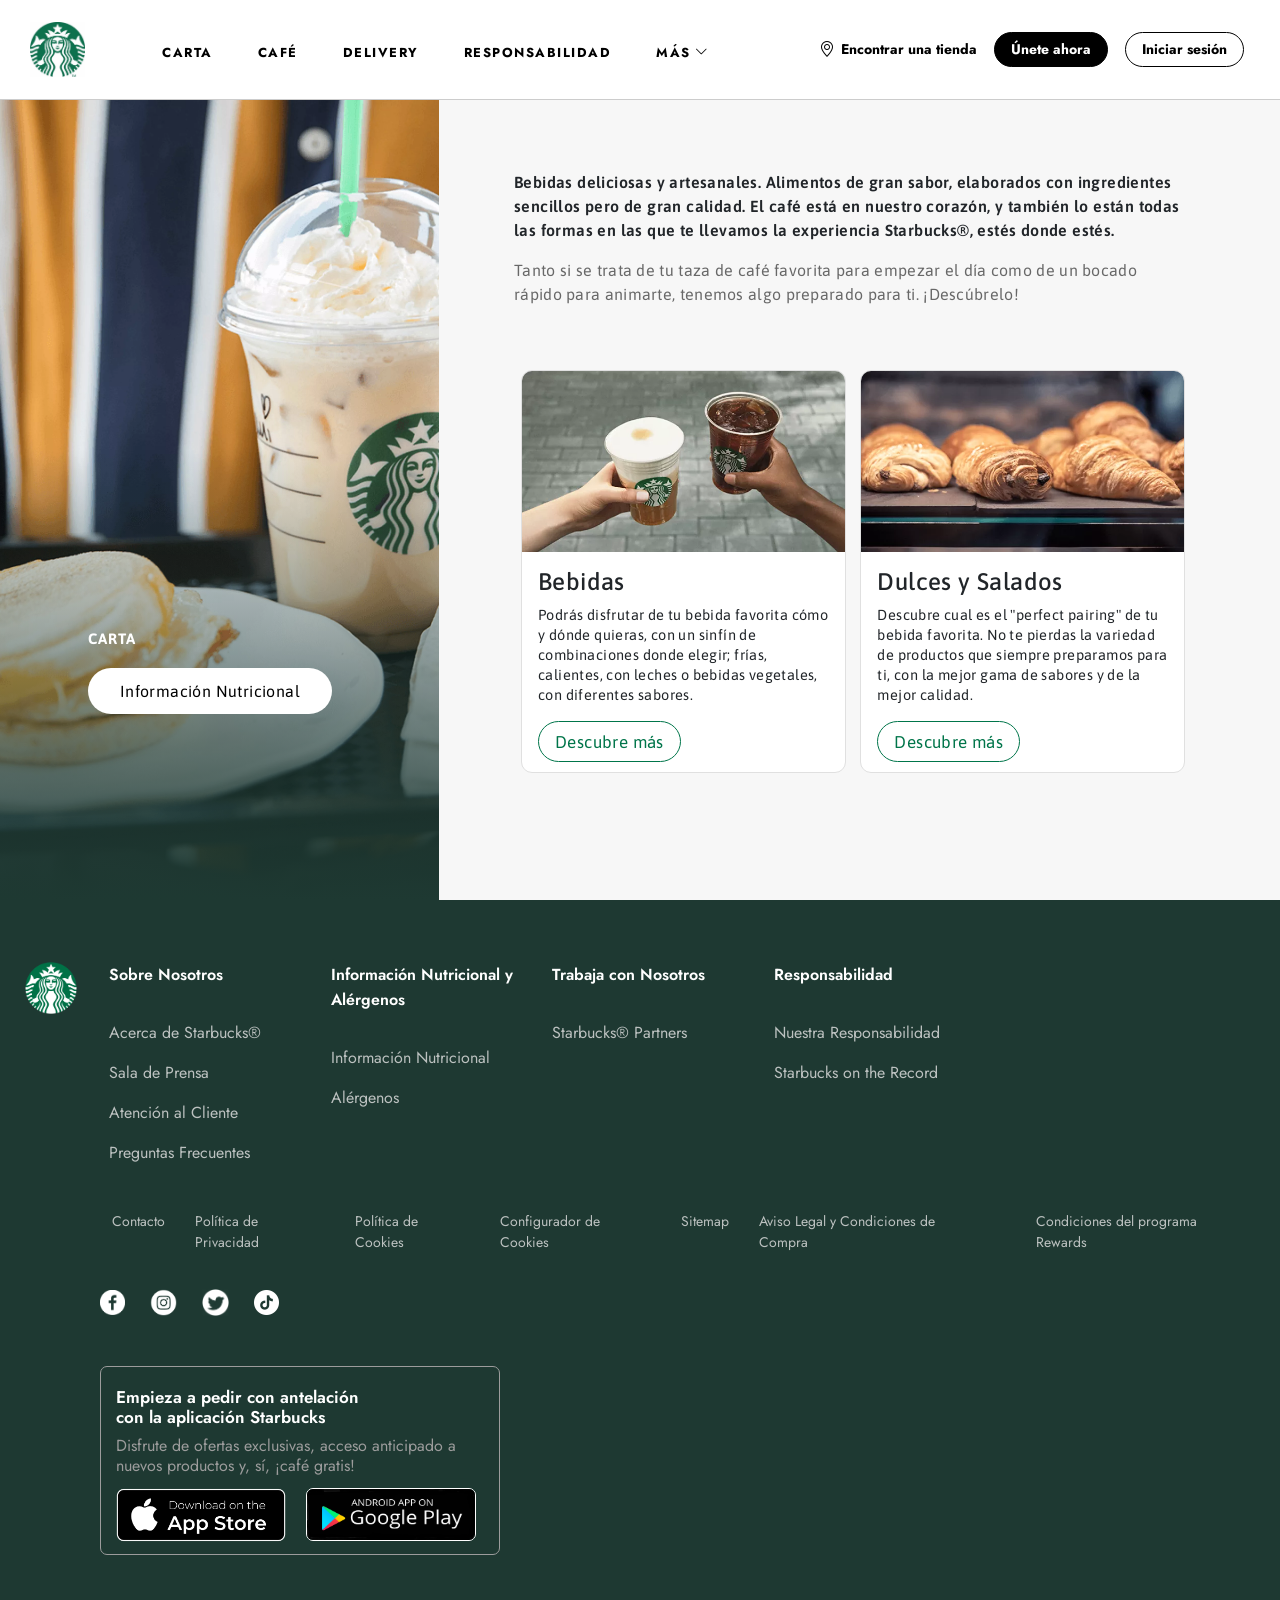
<file: carta.html>
<!DOCTYPE html>
<html lang="en">

<head>
    <meta charset="UTF-8">
    <meta name="viewport" content="width=device-width, initial-scale=1.0">
    <link rel="preconnect" href="https://fonts.googleapis.com">
    <link rel="preconnect" href="https://fonts.gstatic.com" crossorigin>
    <link href="https://fonts.googleapis.com/css2?family=Jost:ital,wght@0,100..900;1,100..900&display=swap"
        rel="stylesheet">
    <link href="https://fonts.googleapis.com/css2?family=Asap:ital,wght@0,100..900;1,100..900&display=swap" rel="stylesheet">

    <link href="https://cdn.jsdelivr.net/npm/bootstrap@5.3.0/dist/css/bootstrap.min.css" rel="stylesheet">
    <link href="https://cdn.jsdelivr.net/npm/bootstrap-icons@1.10.5/font/bootstrap-icons.css" rel="stylesheet">

    <link rel="stylesheet" href="css/main.css">
    <title>Carta</title>
</head>

<body>
    <header id="main-header">
        <div class="header-container">
            <div class="logo">
                <a href="index.html">
                <img src="img/logo_starbucks.jpg" alt="Logo Starbucks" >
                </a>
            </div>
            <input type="checkbox" id="btn-menu" class="menu-toggle">
            <label for="btn-menu" class=" hamburguesa">
                <span class="bar"></span>
                <span class="bar"></span>
                <span class="bar"></span>
            </label>


            <nav class="menu-responsive">
                <ul>
                    <li><a href="unirse.html" class="unirse">Únete ahora</a></li>
                    <li><a href="Iniciar.html" class="login">Iniciar sesión</a></li>
                    <li><a class="font" href="#SS">Carta</a></li>
                    <li><a class="font" href="cafe.html">Café</a></li>
                    <li><a class="font" href="delivery.html">Delivery</a></li>
                    <li><a class="font" href="responsabilidad.html">Responsabilidad</a></li>
                    <li><a class="font" href="merchandising.html">Merchandising</a></li>
                    <li><a class="font" href="rewards.html">Rewards</a></li>
                    <li><a href="EncontrarTienda.html" class="accion"> <i class="bi bi-geo-alt "></i>Encontrar una tienda</a></li>

                </ul>
                <hr class="linea-separadora">
                <div class="accordion-container">
                    <div class="accordion" id="accordionPanelsStayOpenExample">
                        <div class="accordion-item">
                            <h2 class="accordion-header">
                                <button class="accordion-button collapsed" type="button" data-bs-toggle="collapse"
                                    data-bs-target="#panelsStayOpen-collapseOne" aria-expanded="false"
                                    aria-controls="panelsStayOpen-collapseOne">
                                    Sobre Nosotros
                                </button>
                            </h2>
                            <div id="panelsStayOpen-collapseOne" class="accordion-collapse collapse">
                                <div class="accordion-body">
                                    <ul>
                                        <li>
                                            <a href="">Acerca de Starbucks®</a>
                                        </li>
                                        <li>
                                            <a href="">Sala de Prensa</a>
                                        </li>
                                        <li>
                                          <a href="">Atención al Cliente</a>
                                      </li>
                                      <li>
                                          <a href="">Preguntas Frecuentes</a>
                                      </li>
                                    </ul>
                                </div>
                            </div>
                        </div>
                        <div class="accordion-item">
                            <h2 class="accordion-header">
                                <button class="accordion-button collapsed" type="button" data-bs-toggle="collapse"
                                    data-bs-target="#panelsStayOpen-collapseTwo" aria-expanded="false"
                                    aria-controls="panelsStayOpen-collapseTwo">
                                    Información Nutricional y Alérgenos
                                </button>
                            </h2>
                            <div id="panelsStayOpen-collapseTwo" class="accordion-collapse collapse">
                                    <div class="accordion-body">
                                        <ul>
                                            <li>
                                                <a href="">Informacion Nutricional</a>
                                            </li>
                                            <li>
                                                <a href="">Alérgenos</a>
                                            </li>
                                        </ul>
                                    </div>
                            </div>
                        </div>
                        <div class="accordion-item">
                            <h2 class="accordion-header">
                                <button class="accordion-button collapsed" type="button" data-bs-toggle="collapse"
                                    data-bs-target="#panelsStayOpen-collapseThree" aria-expanded="false"
                                    aria-controls="panelsStayOpen-collapseThree">
                                    Trabaja con Nosotros
                                </button>
                            </h2>
                            <div id="panelsStayOpen-collapseThree" class="accordion-collapse collapse">
                                <div class="accordion-body">
                                    <ul>
                                        <li>
                                            <a href="">Starbucks® Partners</a>
                                        </li>
                                    </ul>
                                </div>
                            </div>
                        </div>
                        <div class="accordion-item">
                            <h2 class="accordion-header">
                                <button class="accordion-button collapsed" type="button" data-bs-toggle="collapse"
                                    data-bs-target="#panelsStayOpen-collapseFour" aria-expanded="false"
                                    aria-controls="panelsStayOpen-collapseFour">

                                    Responsabilidad
                                </button>
                            </h2>
                            <div id="panelsStayOpen-collapseFour" class="accordion-collapse collapse">
                                <div class="accordion-body">

                                        <ul>
                                            <li>
                                                <a href="">Nuestra Responsabilidad</a>
                                            </li>
                                            <li>
                                                <a href="">Starbucks on the Record</a>
                                            </li>
                                        </ul>

                                </div>
                            </div>
                        </div>
                    </div>
                </div>
            </nav>

            <nav class="main-nav">
                <ul class="menu-horizontal">
                    <li><a href="#">Carta</a></li>
                    <li><a href="cafe.html">Café</a></li>
                    <li><a href="delivery.html" class="delivery-main">Delivery</a></li>
                    <li><a href="responsabilidad.html" class="responsabilidad-main">Responsabilidad</a></li>
                    <li class="has-submenu">
                        <a href="#">Más <i class="bi bi-chevron-down"></i></a>
                        <ul class="submenu">
                            <li class="delivery-sub"><a href="delivery.html">Delivery</a></li>
                            <li class="responsabilidad-sub"><a href="responsabilidad.html">Responsabilidad</a></li>
                            <li><a href="merchandising.html">Merchandising</a></li>
                            <li><a href="rewards.html">Rewards</a></li>
                        </ul>
                    </li>
                </ul>
            </nav>

            <div class="acciones">
                <a href="EncontrarTienda.html" class="accion"> <i class="bi bi-geo-alt"></i>Encontrar una tienda</a>
                <a href="unirse.html" class=" unirse">Únete ahora</a>
                <a href="Iniciar.html" class=" login">Iniciar sesión</a>
            </div>
        </div>
    </header>
    <div class="contenido">
        <div class="izquierda">
            <div class="sombra2"></div>
            <div class="texto-sobre-imagen2">
                <h2 class="texto-imagen2">CARTA</h2>

                <a href="#" class="boton-blanco2">Información Nutricional</a>
            </div>
        </div>

        <div class="derecha">
            <div class="seccion-derecha">
                <div class="seccion">

                    <p class="negrita">Bebidas deliciosas y artesanales. Alimentos de gran sabor, elaborados con
                        ingredientes sencillos pero de gran calidad. El café está en nuestro corazón, y también lo están
                        todas las formas en las que te llevamos la experiencia Starbucks®, estés donde estés.</p>
                    <p class="letter-contenido">Tanto si se trata de tu taza de café favorita para empezar el día como
                        de un
                        bocado rápido para animarte, tenemos algo preparado para ti. ¡Descúbrelo!</p>
                </div>
                <div class="cards-carta">
                    <ul class="card-cartas">
                        <li class="card-carta">
                            <div>
                                <img src="img/Carta/bebidas.jpg" alt="bebidas" class="img-card-carta">
                            </div>
                            <div class="card-carta-text">
                                <h4>Bebidas</h4>
                                <p class="card-carta-info">Podrás disfrutar de tu bebida favorita cómo y dónde quieras,
                                    con
                                    un sinfín de combinaciones donde elegir; frías, calientes, con leches o bebidas
                                    vegetales, con diferentes sabores.</p>
                                <a href="" class="enlace-mas">Descubre más</a>
                            </div>

                        </li>
                        <li class="card-carta">

                            <img src="img/Carta/comida.jpg" alt="duce y salado" class="img-card-carta">

                            <div class="card-carta-text">
                                <h4 class="card-carta-title">Dulces y Salados</h4>
                                <p class="card-carta-info">Descubre cual es el "perfect pairing" de tu bebida favorita.
                                    No
                                    te pierdas la variedad de productos que siempre preparamos para ti, con la mejor
                                    gama de
                                    sabores y de la mejor calidad.</p>
                                <a href="" class="enlace-mas">Descubre más</a>
                            </div>
                        </li>
                    </ul>
                </div>
            </div>
        </div>
    </div>
    <footer class="footer">
        <div class="content-footer">
            <img src="img/Starbucks-Logo.png" alt="" class="footer-logo">

            <div class="footer-acordeon ">
                <div class="accordion-container">
                    <div class="accordion accordion_footer" id="accordionPanelsStayOpenExample">
                        <div class="accordion-item accordion-item_footer ">
                            <h2 class="accordion-header accordion-header_footer ">
                                <button class="accordion-button accordion-button_footer collapsed" type="button" data-bs-toggle="collapse"
                                    data-bs-target="#panelsStayOpen-collapseOne" aria-expanded="false"
                                    aria-controls="panelsStayOpen-collapseOne">
                                    Sobre Nosotros
                                </button>
                            </h2>
                            <div id="panelsStayOpen-collapseOne" class="accordion-collapse collapse">
                                <div class="accordion-body accordion-body_footer">
                                    <ul>
                                        <li>
                                            <a href="">Acerca de Starbucks®</a>
                                        </li>
                                        <li>
                                            <a href="">Sala de Prensa</a>
                                        </li>
                                        <li>
                                          <a href="">Atención al Cliente</a>
                                      </li>
                                      <li>
                                          <a href="">Preguntas Frecuentes</a>
                                      </li>
                                    </ul>
                                </div>
                            </div>
                        </div>
                        <div class="accordion-item accordion-item_footer">
                            <h2 class="accordion-header accordion-header_footer">
                                <button class="accordion-button accordion-button_footer collapsed" type="button" data-bs-toggle="collapse"
                                    data-bs-target="#panelsStayOpen-collapseTwo" aria-expanded="false"
                                    aria-controls="panelsStayOpen-collapseTwo">
                                    Información Nutricional y Alérgenos
                                </button>
                            </h2>
                            <div id="panelsStayOpen-collapseTwo" class="accordion-collapse collapse">
                                    <div class="accordion-body  accordion-body_footer">
                                        <ul>
                                            <li>
                                                <a href="">Informacion Nutricional</a>
                                            </li>
                                            <li>
                                                <a href="">Alérgenos</a>
                                            </li>
                                        </ul>
                                    </div>
                            </div>
                        </div>
                        <div class="accordion-item accordion-item_footer">
                            <h2 class="accordion-header accordion-header_footer">
                                <button class="accordion-button accordion-button_footer collapsed" type="button" data-bs-toggle="collapse"
                                    data-bs-target="#panelsStayOpen-collapseThree" aria-expanded="false"
                                    aria-controls="panelsStayOpen-collapseThree">
                                    Trabaja con Nosotros
                                </button>
                            </h2>
                            <div id="panelsStayOpen-collapseThree" class="accordion-collapse collapse">
                                <div class="accordion-body  accordion-body_footer">
                                    <ul>
                                        <li>
                                            <a href="">Starbucks® Partners</a>
                                        </li>
                                    </ul>
                                </div>
                            </div>
                        </div>
                        <div class="accordion-item accordion-item_footer">
                            <h2 class="accordion-header accordion-header_footer">
                                <button class="accordion-button accordion-button_footer collapsed" type="button" data-bs-toggle="collapse"
                                    data-bs-target="#panelsStayOpen-collapseFour" aria-expanded="false"
                                    aria-controls="panelsStayOpen-collapseFour">

                                    Responsabilidad
                                </button>
                            </h2>
                            <div id="panelsStayOpen-collapseFour" class="accordion-collapse collapse">
                                <div class="accordion-body  accordion-body_footer">

                                        <ul>
                                            <li>
                                                <a href="">Nuestra Responsabilidad</a>
                                            </li>
                                            <li>
                                                <a href="">Starbucks on the Record</a>
                                            </li>
                                        </ul>

                                </div>
                            </div>
                        </div>
                    </div>
                </div>
            </div>
            <div class="footer-arriba">
                <ul class="columna1">
                    <p class="col-titulo">Sobre Nosotros</p>
                    <li>
                        <a href="" class="footer-link">Acerca de Starbucks®</a>
                    </li>
                    <li>
                        <a href="" class="footer-link">Sala de Prensa</a>
                    </li>
                    <li>
                        <a href="" class="footer-link">Atención al Cliente</a>
                    </li>
                    <li>
                        <a href="" class="footer-link">Preguntas Frecuentes</a>
                    </li>
                </ul>
                <ul class="columna2">
                    <p class="col-titulo">Información Nutricional y Alérgenos</p>
                    <li>
                        <a href="" class="footer-link">Información Nutricional</a>
                    </li>
                    <li>
                        <a href="https://alergenos.grupovips.com/index.html?brand=starbucks"
                            class="footer-link">Alérgenos</a>
                    </li>

                </ul>
                <ul class="columna3">
                    <p class="col-titulo">Trabaja con Nosotros</p>
                    <li>
                        <a href="https://starbuckspartners.es/trabajar-starbucks" class="footer-link">Starbucks®
                            Partners</a>
                    </li>
                </ul>
                <ul class="columna4">
                    <p class="col-titulo">Responsabilidad</p>
                    <li>
                        <a href="" class="footer-link"> Nuestra Responsabilidad</a>
                    </li>
                    <li>
                        <a href="" class="footer-link">Starbucks on the Record</a>
                    </li>
                </ul>
            </div>
            <div class="footer-medio">
                <ul class="ul-lineal">
                    <li class="footer-list">
                        <a href="" class="footer-link">Contacto</a>
                    </li>
                    <li class="footer-list">
                        <a href="" class="footer-link">Política de Privacidad</a>
                    </li>
                    <li class="footer-list">
                        <a href="" class="footer-link">Política de Cookies</a>
                    </li>
                    <li class="footer-list">
                        <a href="" class="footer-link">Configurador de Cookies</a>
                    </li>
                    <li class="footer-list">
                        <a href="" class="footer-link">Sitemap</a>
                    </li>
                    <li class="footer-list">
                        <a href="" class="footer-link">Aviso Legal y Condiciones de Compra</a>
                    </li>
                    <li class="footer-list">
                        <a href="" class="footer-link">Condiciones del programa Rewards </a>
                    </li>
                </ul>
            </div>
            <div class="footer-abajo">
                <div class="icon-redes">
                    <a class="iconos-link" href="https://www.facebook.com/StarbucksEspana">
                        <img src="img/footer/facebook-logo.png" alt="" class="icon-facebook">
                    </a>
                    <a class="iconos-link" href="https://www.instagram.com/starbucks_es/">
                        <img src="img/footer/logo-insta-n.png" alt="" class="icon-insta">
                    </a>
                    <a class="iconos-link" href="https://twitter.com/starbucks_es">
                        <img src="img/footer/icon-twitter.png" alt="" class="icon-twitter">
                    </a>
                    <a class="iconos-link" href="https://www.tiktok.com/@starbucks_es?lang=es">
                        <img src="img/footer/icon-tiktok.png" alt="" class="icon-tiktok">
                    </a>
                </div>
                <div class="footer-card">
                    <h3 class="footer-card-titulo">Empieza a pedir con antelación <br>con la aplicación Starbucks</h3>
                    <p class="footer-texto">Disfrute de ofertas exclusivas, acceso anticipado a nuevos productos y, sí,
                        ¡café gratis!</p>
                    <div class="footer-descarga">
                        <a class="iconos-link" href="https://apps.apple.com/es/app/starbucks-espa%C3%B1a/id6447769086">
                            <img src="img/footer/appstore.png" alt="" class="appstore-icon">
                        </a>
                        <a class="iconos-link" href="https://play.google.com/store/apps/details?id=com.starbucks.es">
                            <img src="img/footer/playstore.png" alt="" class="playstore-icon">
                        </a>
                    </div>
                </div>
            </div>
        </div>
    </footer>

        <!-- JavaScript de Bootstrap -->
        <script src="https://cdn.jsdelivr.net/npm/bootstrap@5.3.0/dist/js/bootstrap.bundle.min.js"></script>
</body>

</html>
</file>
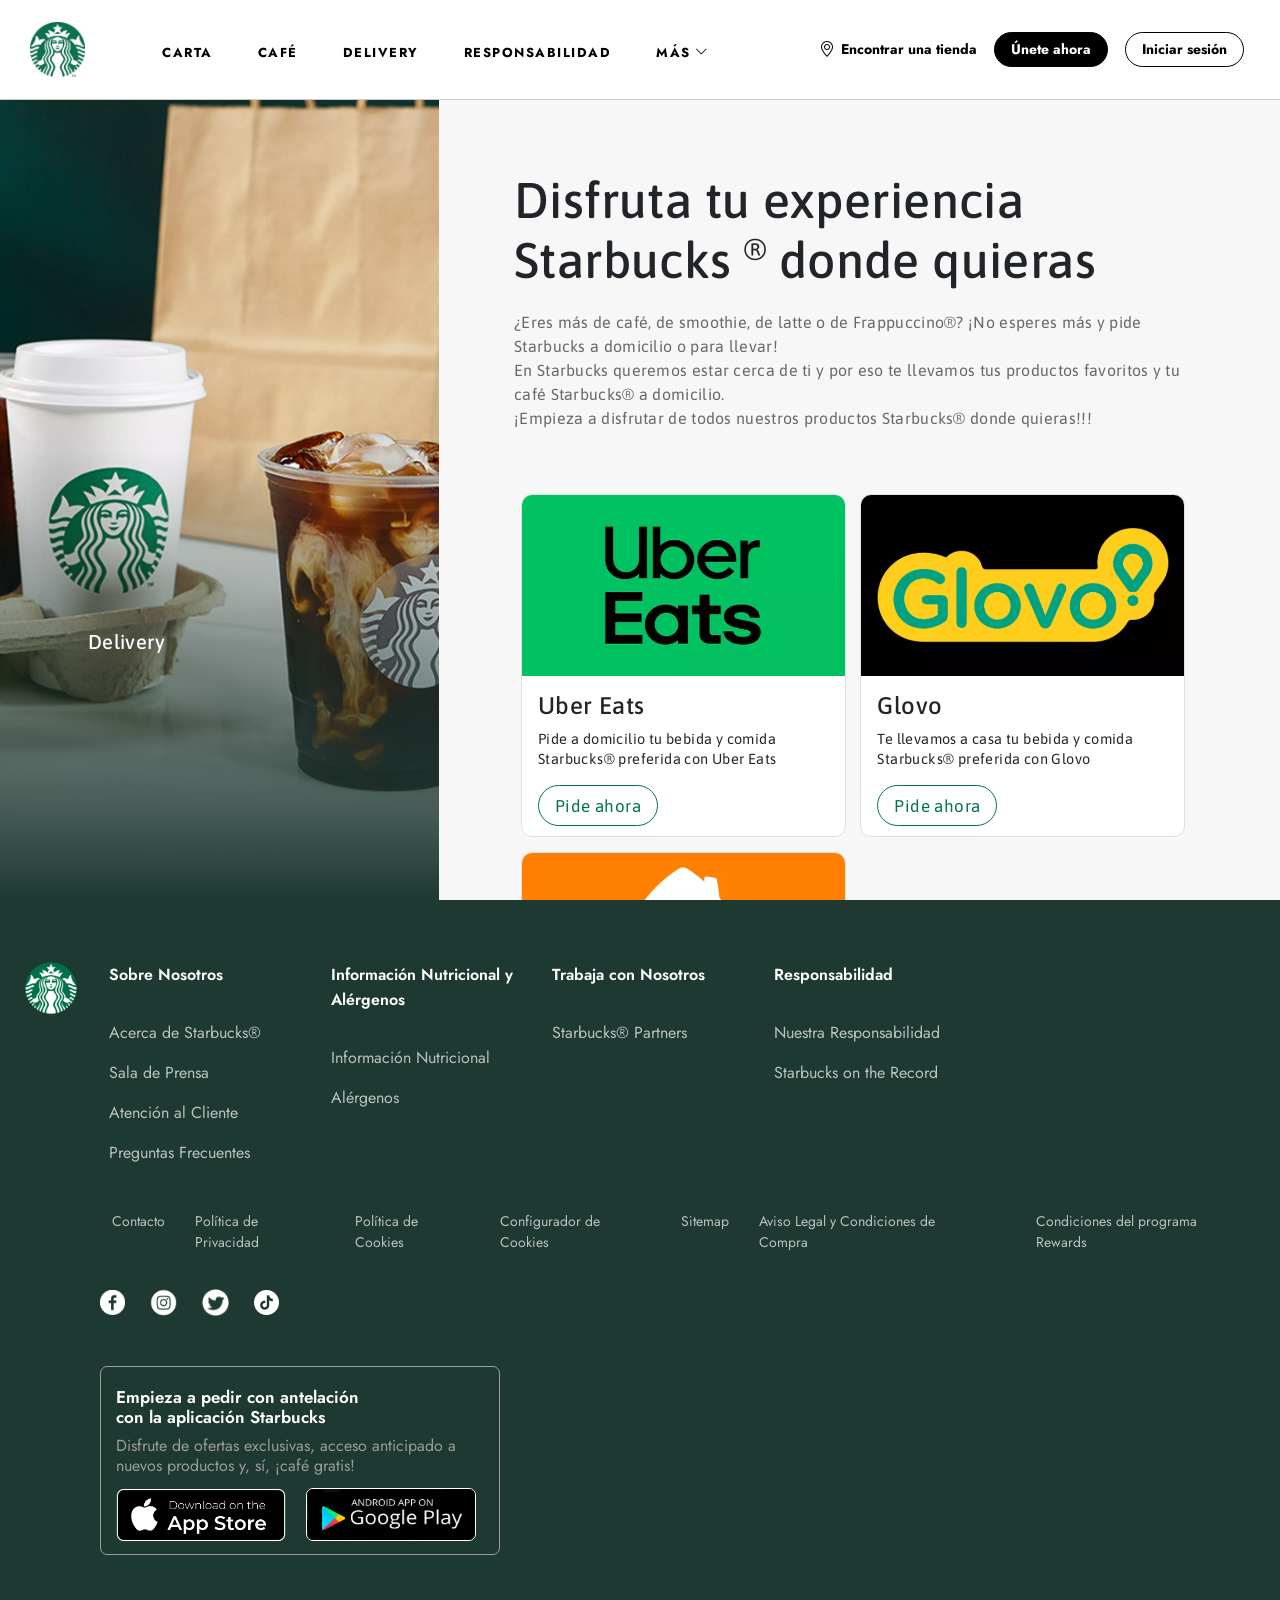
<file: delivery.html>
<!DOCTYPE html>
<html lang="en">
<head>
    <meta charset="UTF-8">
    <meta name="viewport" content="width=device-width, initial-scale=1.0">
    <link rel="preconnect" href="https://fonts.googleapis.com">
    <link rel="preconnect" href="https://fonts.gstatic.com" crossorigin>
    <link href="https://fonts.googleapis.com/css2?family=Jost:ital,wght@0,100..900;1,100..900&display=swap"
        rel="stylesheet">
    <link href="https://fonts.googleapis.com/css2?family=Asap:ital,wght@0,100..900;1,100..900&display=swap" rel="stylesheet">

    <link href="https://cdn.jsdelivr.net/npm/bootstrap@5.3.0/dist/css/bootstrap.min.css" rel="stylesheet">
    <link href="https://cdn.jsdelivr.net/npm/bootstrap-icons@1.10.5/font/bootstrap-icons.css" rel="stylesheet">

    <link rel="stylesheet" href="css/main.css">
    <title>Delivery</title>
</head>

<body>
    <header id="main-header">
        <div class="header-container">
            <div class="logo">
                <a href="index.html">
                <img src="img/logo_starbucks.jpg" alt="Logo Starbucks" >
                </a>
            </div>
            <input type="checkbox" id="btn-menu" class="menu-toggle">
            <label for="btn-menu" class=" hamburguesa">
                <span class="bar"></span>
                <span class="bar"></span>
                <span class="bar"></span>
            </label>


            <nav class="menu-responsive">
                <ul>
                    <li><a href="unirse.html" class="unirse">Únete ahora</a></li>
                    <li><a href="Iniciar.html" class="login">Iniciar sesión</a></li>
                    <li><a class="font" href="carta.html">Carta</a></li>
                    <li><a class="font" href="cafe.html">Café</a></li>
                    <li><a class="font" href="#">Delivery</a></li>
                    <li><a class="font" href="responsabilidad.html">Responsabilidad</a></li>
                    <li><a class="font" href="merchandising.html">Merchandising</a></li>
                    <li><a class="font" href="rewards.html">Rewards</a></li>
                    <li><a href="EncontrarTienda.html" class="accion"> <i class="bi bi-geo-alt "></i>Encontrar una tienda</a></li>

                </ul>
                <hr class="linea-separadora">
                <div class="accordion-container">
                    <div class="accordion" id="accordionPanelsStayOpenExample">
                        <div class="accordion-item">
                            <h2 class="accordion-header">
                                <button class="accordion-button collapsed" type="button" data-bs-toggle="collapse"
                                    data-bs-target="#panelsStayOpen-collapseOne" aria-expanded="false"
                                    aria-controls="panelsStayOpen-collapseOne">
                                    Sobre Nosotros
                                </button>
                            </h2>
                            <div id="panelsStayOpen-collapseOne" class="accordion-collapse collapse">
                                <div class="accordion-body">
                                    <ul>
                                        <li>
                                            <a href="">Acerca de Starbucks®</a>
                                        </li>
                                        <li>
                                            <a href="">Sala de Prensa</a>
                                        </li>
                                        <li>
                                          <a href="">Atención al Cliente</a>
                                      </li>
                                      <li>
                                          <a href="">Preguntas Frecuentes</a>
                                      </li>
                                    </ul>
                                </div>
                            </div>
                        </div>
                        <div class="accordion-item">
                            <h2 class="accordion-header">
                                <button class="accordion-button collapsed" type="button" data-bs-toggle="collapse"
                                    data-bs-target="#panelsStayOpen-collapseTwo" aria-expanded="false"
                                    aria-controls="panelsStayOpen-collapseTwo">
                                    Información Nutricional y Alérgenos
                                </button>
                            </h2>
                            <div id="panelsStayOpen-collapseTwo" class="accordion-collapse collapse">
                                    <div class="accordion-body">
                                        <ul>
                                            <li>
                                                <a href="">Informacion Nutricional</a>
                                            </li>
                                            <li>
                                                <a href="">Alérgenos</a>
                                            </li>
                                        </ul>
                                    </div>
                            </div>
                        </div>
                        <div class="accordion-item">
                            <h2 class="accordion-header">
                                <button class="accordion-button collapsed" type="button" data-bs-toggle="collapse"
                                    data-bs-target="#panelsStayOpen-collapseThree" aria-expanded="false"
                                    aria-controls="panelsStayOpen-collapseThree">
                                    Trabaja con Nosotros
                                </button>
                            </h2>
                            <div id="panelsStayOpen-collapseThree" class="accordion-collapse collapse">
                                <div class="accordion-body">
                                    <ul>
                                        <li>
                                            <a href="">Starbucks® Partners</a>
                                        </li>
                                    </ul>
                                </div>
                            </div>
                        </div>
                        <div class="accordion-item">
                            <h2 class="accordion-header">
                                <button class="accordion-button collapsed" type="button" data-bs-toggle="collapse"
                                    data-bs-target="#panelsStayOpen-collapseFour" aria-expanded="false"
                                    aria-controls="panelsStayOpen-collapseFour">

                                    Responsabilidad
                                </button>
                            </h2>
                            <div id="panelsStayOpen-collapseFour" class="accordion-collapse collapse">
                                <div class="accordion-body">

                                        <ul>
                                            <li>
                                                <a href="">Nuestra Responsabilidad</a>
                                            </li>
                                            <li>
                                                <a href="">Starbucks on the Record</a>
                                            </li>
                                        </ul>

                                </div>
                            </div>
                        </div>
                    </div>
                </div>
            </nav>

            <nav class="main-nav">
                <ul class="menu-horizontal">
                    <li><a href="carta.html">Carta</a></li>
                    <li><a href="cafe.html">Café</a></li>
                    <li><a href="#" class="delivery-main">Delivery</a></li>
                    <li><a href="responsabilidad.html" class="responsabilidad-main">Responsabilidad</a></li>
                    <li class="has-submenu">
                        <a href="#">Más <i class="bi bi-chevron-down"></i></a>
                        <ul class="submenu">
                            <li class="delivery-sub"><a href="delivery.html">Delivery</a></li>
                            <li class="responsabilidad-sub"><a href="responsabilidad.html">Responsabilidad</a></li>
                            <li><a href="merchandising.html">Merchandising</a></li>
                            <li><a href="rewards.html">Rewards</a></li>
                        </ul>
                    </li>
                </ul>
            </nav>

            <div class="acciones">
                <a href="EncontrarTienda.html" class="accion"> <i class="bi bi-geo-alt"></i>Encontrar una tienda</a>
                <a href="unirse.html" class=" unirse">Únete ahora</a>
                <a href="Iniciar.html" class=" login">Iniciar sesión</a>
            </div>
        </div>
    </header>
    <div class="contenido">
        <div class="izquierda3">
            <div class="sombra2"></div>
            <div class="texto-sobre-imagen2">
                <h5>Delivery</h5>
            </div>
        </div>
        <div class="derecha">
            <div class="seccion-derecha">
                <div class="seccion">
              <h1 class="title-delivery">Disfruta tu experiencia Starbucks <span class="marca-registrada">®</span> donde quieras</h1>
              <p class="letter-contenido">¿Eres más de café, de smoothie, de latte o de Frappuccino®? ¡No esperes más y pide Starbucks a domicilio o para llevar! <br> En Starbucks queremos estar cerca de ti y por eso te llevamos tus productos favoritos y tu café Starbucks® a domicilio. <br>¡Empieza a disfrutar de todos nuestros productos Starbucks® donde quieras!!!</p>
            </div>
                <div class="cards-carta">
                    <ul class="card-cartas">
                   
                            <li class="card-carta">
                                <div>
                                    <img src="img/delivery/UberEats.jpg" alt="Uber Eats" class="img-card-carta">
                                </div>
                                <div class="card-carta-text">
                                    <h4>Uber Eats</h4>
                                    <p class="card-carta-info">Pide a domicilio tu bebida y comida Starbucks® preferida con Uber Eats</p>
                                    <a href="" class="enlace-mas">Pide ahora</a>
                                </div>
                            </li>
                            <li class="card-carta">
                                <div>
                                    <img src="img/delivery/Glovo.jpg" alt="Glovo" class="img-card-carta">
                                </div>
                                <div class="card-carta-text">
                                    <h4>Glovo</h4>
                                    <p class="card-carta-info">Te llevamos a casa tu bebida y comida Starbucks® preferida con Glovo</p>
                                    <a href="" class="enlace-mas">Pide ahora</a>
                                </div>
                            </li>
                            <li class="card-carta">
                                <div>
                                    <img src="img/delivery/JustEat.jpg" alt="Just Eat" class="img-card-carta">
                                </div>
                                <div class="card-carta-text">
                                    <h4>Just Eat</h4>
                                    <p class="card-carta-info">Disfruta del sabor único de Starbucks® a domicilio con Just Eat</p>
                                    <a href="" class="enlace-mas">Pide ahora</a>
                                </div>
                            </li>
            
                    </ul>
                </div>
            </div>
        </div>
    </div>
    <footer class="footer">
        <div class="content-footer">
            <img src="img/Starbucks-Logo.png" alt="" class="footer-logo">

            <div class="footer-acordeon ">
                <div class="accordion-container">
                    <div class="accordion accordion_footer" id="accordionPanelsStayOpenExample">
                        <div class="accordion-item accordion-item_footer ">
                            <h2 class="accordion-header accordion-header_footer ">
                                <button class="accordion-button accordion-button_footer collapsed" type="button" data-bs-toggle="collapse"
                                    data-bs-target="#panelsStayOpen-collapseOne" aria-expanded="false"
                                    aria-controls="panelsStayOpen-collapseOne">
                                    Sobre Nosotros
                                </button>
                            </h2>
                            <div id="panelsStayOpen-collapseOne" class="accordion-collapse collapse">
                                <div class="accordion-body accordion-body_footer">
                                    <ul>
                                        <li>
                                            <a href="">Acerca de Starbucks®</a>
                                        </li>
                                        <li>
                                            <a href="">Sala de Prensa</a>
                                        </li>
                                        <li>
                                          <a href="">Atención al Cliente</a>
                                      </li>
                                      <li>
                                          <a href="">Preguntas Frecuentes</a>
                                      </li>
                                    </ul>
                                </div>
                            </div>
                        </div>
                        <div class="accordion-item accordion-item_footer">
                            <h2 class="accordion-header accordion-header_footer">
                                <button class="accordion-button accordion-button_footer collapsed" type="button" data-bs-toggle="collapse"
                                    data-bs-target="#panelsStayOpen-collapseTwo" aria-expanded="false"
                                    aria-controls="panelsStayOpen-collapseTwo">
                                    Información Nutricional y Alérgenos
                                </button>
                            </h2>
                            <div id="panelsStayOpen-collapseTwo" class="accordion-collapse collapse">
                                    <div class="accordion-body  accordion-body_footer">
                                        <ul>
                                            <li>
                                                <a href="">Informacion Nutricional</a>
                                            </li>
                                            <li>
                                                <a href="">Alérgenos</a>
                                            </li>
                                        </ul>
                                    </div>
                            </div>
                        </div>
                        <div class="accordion-item accordion-item_footer">
                            <h2 class="accordion-header accordion-header_footer">
                                <button class="accordion-button accordion-button_footer collapsed" type="button" data-bs-toggle="collapse"
                                    data-bs-target="#panelsStayOpen-collapseThree" aria-expanded="false"
                                    aria-controls="panelsStayOpen-collapseThree">
                                    Trabaja con Nosotros
                                </button>
                            </h2>
                            <div id="panelsStayOpen-collapseThree" class="accordion-collapse collapse">
                                <div class="accordion-body  accordion-body_footer">
                                    <ul>
                                        <li>
                                            <a href="">Starbucks® Partners</a>
                                        </li>
                                    </ul>
                                </div>
                            </div>
                        </div>
                        <div class="accordion-item accordion-item_footer">
                            <h2 class="accordion-header accordion-header_footer">
                                <button class="accordion-button accordion-button_footer collapsed" type="button" data-bs-toggle="collapse"
                                    data-bs-target="#panelsStayOpen-collapseFour" aria-expanded="false"
                                    aria-controls="panelsStayOpen-collapseFour">

                                    Responsabilidad
                                </button>
                            </h2>
                            <div id="panelsStayOpen-collapseFour" class="accordion-collapse collapse">
                                <div class="accordion-body  accordion-body_footer">

                                        <ul>
                                            <li>
                                                <a href="">Nuestra Responsabilidad</a>
                                            </li>
                                            <li>
                                                <a href="">Starbucks on the Record</a>
                                            </li>
                                        </ul>

                                </div>
                            </div>
                        </div>
                    </div>
                </div>
            </div>
            <div class="footer-arriba">
                <ul class="columna1">
                    <p class="col-titulo">Sobre Nosotros</p>
                    <li>
                        <a href="" class="footer-link">Acerca de Starbucks®</a>
                    </li>
                    <li>
                        <a href="" class="footer-link">Sala de Prensa</a>
                    </li>
                    <li>
                        <a href="" class="footer-link">Atención al Cliente</a>
                    </li>
                    <li>
                        <a href="" class="footer-link">Preguntas Frecuentes</a>
                    </li>
                </ul>
                <ul class="columna2">
                    <p class="col-titulo">Información Nutricional y Alérgenos</p>
                    <li>
                        <a href="" class="footer-link">Información Nutricional</a>
                    </li>
                    <li>
                        <a href="https://alergenos.grupovips.com/index.html?brand=starbucks"
                            class="footer-link">Alérgenos</a>
                    </li>

                </ul>
                <ul class="columna3">
                    <p class="col-titulo">Trabaja con Nosotros</p>
                    <li>
                        <a href="https://starbuckspartners.es/trabajar-starbucks" class="footer-link">Starbucks®
                            Partners</a>
                    </li>
                </ul>
                <ul class="columna4">
                    <p class="col-titulo">Responsabilidad</p>
                    <li>
                        <a href="" class="footer-link"> Nuestra Responsabilidad</a>
                    </li>
                    <li>
                        <a href="" class="footer-link">Starbucks on the Record</a>
                    </li>
                </ul>
            </div>
            <div class="footer-medio">
                <ul class="ul-lineal">
                    <li class="footer-list">
                        <a href="" class="footer-link">Contacto</a>
                    </li>
                    <li class="footer-list">
                        <a href="" class="footer-link">Política de Privacidad</a>
                    </li>
                    <li class="footer-list">
                        <a href="" class="footer-link">Política de Cookies</a>
                    </li>
                    <li class="footer-list">
                        <a href="" class="footer-link">Configurador de Cookies</a>
                    </li>
                    <li class="footer-list">
                        <a href="" class="footer-link">Sitemap</a>
                    </li>
                    <li class="footer-list">
                        <a href="" class="footer-link">Aviso Legal y Condiciones de Compra</a>
                    </li>
                    <li class="footer-list">
                        <a href="" class="footer-link">Condiciones del programa Rewards </a>
                    </li>
                </ul>
            </div>
            <div class="footer-abajo">
                <div class="icon-redes">
                    <a class="iconos-link" href="https://www.facebook.com/StarbucksEspana">
                        <img src="img/footer/facebook-logo.png" alt="" class="icon-facebook">
                    </a>
                    <a class="iconos-link" href="https://www.instagram.com/starbucks_es/">
                        <img src="img/footer/logo-insta-n.png" alt="" class="icon-insta">
                    </a>
                    <a class="iconos-link" href="https://twitter.com/starbucks_es">
                        <img src="img/footer/icon-twitter.png" alt="" class="icon-twitter">
                    </a>
                    <a class="iconos-link" href="https://www.tiktok.com/@starbucks_es?lang=es">
                        <img src="img/footer/icon-tiktok.png" alt="" class="icon-tiktok">
                    </a>
                </div>
                <div class="footer-card">
                    <h3 class="footer-card-titulo">Empieza a pedir con antelación <br>con la aplicación Starbucks</h3>
                    <p class="footer-texto">Disfrute de ofertas exclusivas, acceso anticipado a nuevos productos y, sí,
                        ¡café gratis!</p>
                    <div class="footer-descarga">
                        <a class="iconos-link" href="https://apps.apple.com/es/app/starbucks-espa%C3%B1a/id6447769086">
                            <img src="img/footer/appstore.png" alt="" class="appstore-icon">
                        </a>
                        <a class="iconos-link" href="https://play.google.com/store/apps/details?id=com.starbucks.es">
                            <img src="img/footer/playstore.png" alt="" class="playstore-icon">
                        </a>
                    </div>
                </div>
            </div>
        </div>
    </footer>

        <!-- JavaScript de Bootstrap -->
        <script src="https://cdn.jsdelivr.net/npm/bootstrap@5.3.0/dist/js/bootstrap.bundle.min.js"></script>
</body>
</html>
</file>
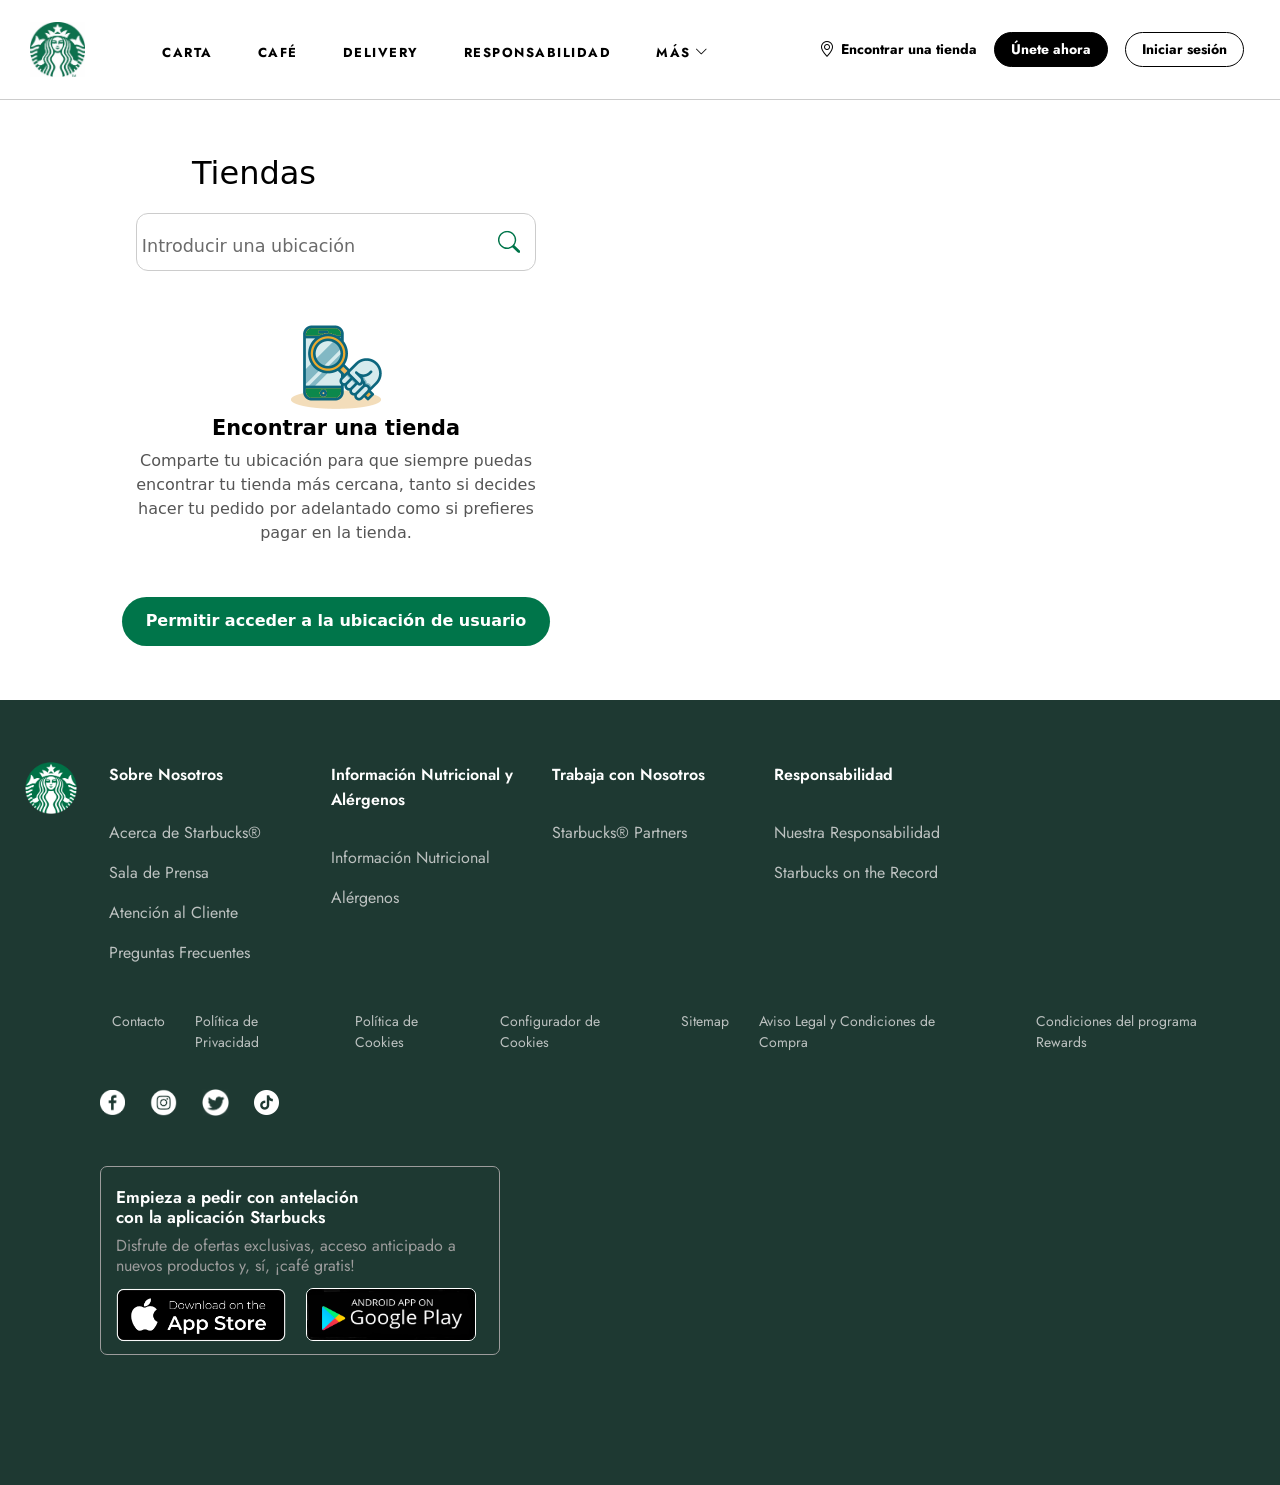
<file: EncontrarTienda.html>
<!DOCTYPE html>
<html lang="en">
<head>
    <meta charset="UTF-8">
    <meta name="viewport" content="width=device-width, initial-scale=1.0">
    <link rel="preconnect" href="https://fonts.googleapis.com">
    <link rel="preconnect" href="https://fonts.gstatic.com" crossorigin>
    <link href="https://fonts.googleapis.com/css2?family=Jost:ital,wght@0,100..900;1,100..900&display=swap"
        rel="stylesheet">
    <link href="https://fonts.googleapis.com/css2?family=Asap:ital,wght@0,100..900;1,100..900&display=swap"
        rel="stylesheet">

    <link href="https://cdn.jsdelivr.net/npm/bootstrap@5.3.0/dist/css/bootstrap.min.css" rel="stylesheet">
    <link href="https://cdn.jsdelivr.net/npm/bootstrap-icons@1.10.5/font/bootstrap-icons.css" rel="stylesheet">

    <link rel="stylesheet" href="css/main.css">
    <title>EncontrarTienda</title>

</head>

<body class="body-re">
    <header id="main-header">
        <div class="header-container">
            <div class="logo">
                <a href="index.html">
                    <img src="img/logo_starbucks.jpg" alt="Logo Starbucks">
                </a>
            </div>
            <input type="checkbox" id="btn-menu" class="menu-toggle">
            <label for="btn-menu" class=" hamburguesa">
                <span class="bar"></span>
                <span class="bar"></span>
                <span class="bar"></span>
            </label>


            <nav class="menu-responsive">
                <ul>
                    <li><a href="#" class="unirse">Únete ahora</a></li>
                    <li><a href="Iniciar.html" class="login">Iniciar sesión</a></li>
                    <li><a class="font" href="carta.html">Carta</a></li>
                    <li><a class="font" href="cafe.html">Café</a></li>
                    <li><a class="font" href="delivery.html">Delivery</a></li>
                    <li><a class="font" href="responsabilidad.html">Responsabilidad</a></li>
                    <li><a class="font" href="merchandising.html">Merchandising</a></li>
                    <li><a class="font" href="rewards.html">Rewards</a></li>
                    <li><a href="#" class="accion"> <i class="bi bi-geo-alt "></i>Encontrar una tienda</a></li>

                </ul>
                <hr class="linea-separadora">
                <div class="accordion-container">
                    <div class="accordion" id="accordionPanelsStayOpenExample">
                        <div class="accordion-item">
                            <h2 class="accordion-header">
                                <button class="accordion-button collapsed" type="button" data-bs-toggle="collapse"
                                    data-bs-target="#panelsStayOpen-collapseOne" aria-expanded="false"
                                    aria-controls="panelsStayOpen-collapseOne">
                                    Sobre Nosotros
                                </button>
                            </h2>
                            <div id="panelsStayOpen-collapseOne" class="accordion-collapse collapse">
                                <div class="accordion-body">
                                    <ul>
                                        <li>
                                            <a href="">Acerca de Starbucks®</a>
                                        </li>
                                        <li>
                                            <a href="">Sala de Prensa</a>
                                        </li>
                                        <li>
                                            <a href="">Atención al Cliente</a>
                                        </li>
                                        <li>
                                            <a href="">Preguntas Frecuentes</a>
                                        </li>
                                    </ul>
                                </div>
                            </div>
                        </div>
                        <div class="accordion-item">
                            <h2 class="accordion-header">
                                <button class="accordion-button collapsed" type="button" data-bs-toggle="collapse"
                                    data-bs-target="#panelsStayOpen-collapseTwo" aria-expanded="false"
                                    aria-controls="panelsStayOpen-collapseTwo">
                                    Información Nutricional y Alérgenos
                                </button>
                            </h2>
                            <div id="panelsStayOpen-collapseTwo" class="accordion-collapse collapse">
                                <div class="accordion-body">
                                    <ul>
                                        <li>
                                            <a href="">Informacion Nutricional</a>
                                        </li>
                                        <li>
                                            <a href="">Alérgenos</a>
                                        </li>
                                    </ul>
                                </div>
                            </div>
                        </div>
                        <div class="accordion-item">
                            <h2 class="accordion-header">
                                <button class="accordion-button collapsed" type="button" data-bs-toggle="collapse"
                                    data-bs-target="#panelsStayOpen-collapseThree" aria-expanded="false"
                                    aria-controls="panelsStayOpen-collapseThree">
                                    Trabaja con Nosotros
                                </button>
                            </h2>
                            <div id="panelsStayOpen-collapseThree" class="accordion-collapse collapse">
                                <div class="accordion-body">
                                    <ul>
                                        <li>
                                            <a href="">Starbucks® Partners</a>
                                        </li>
                                    </ul>
                                </div>
                            </div>
                        </div>
                        <div class="accordion-item">
                            <h2 class="accordion-header">
                                <button class="accordion-button collapsed" type="button" data-bs-toggle="collapse"
                                    data-bs-target="#panelsStayOpen-collapseFour" aria-expanded="false"
                                    aria-controls="panelsStayOpen-collapseFour">

                                    Responsabilidad
                                </button>
                            </h2>
                            <div id="panelsStayOpen-collapseFour" class="accordion-collapse collapse">
                                <div class="accordion-body">

                                    <ul>
                                        <li>
                                            <a href="">Nuestra Responsabilidad</a>
                                        </li>
                                        <li>
                                            <a href="">Starbucks on the Record</a>
                                        </li>
                                    </ul>

                                </div>
                            </div>
                        </div>
                    </div>
                </div>
            </nav>

            <nav class="main-nav">
                <ul class="menu-horizontal">
                    <li><a href="carta.html">Carta</a></li>
                    <li><a href="cafe.html">Café</a></li>
                    <li><a href="delivery.html" class="delivery-main">Delivery</a></li>
                    <li><a href="responsabilidad.html" class="responsabilidad-main">Responsabilidad</a></li>
                    <li class="has-submenu">
                        <a href="#">Más <i class="bi bi-chevron-down"></i></a>
                        <ul class="submenu">
                            <li class="delivery-sub"><a href="delivery.html">Delivery</a></li>
                            <li class="responsabilidad-sub"><a href="responsabilidad.html">Responsabilidad</a></li>
                            <li><a href="merchandising.html">Merchandising</a></li>
                            <li><a href="#">Rewards</a></li>
                        </ul>
                    </li>
                </ul>
            </nav>

            <div class="acciones">
                <a href="#" class="accion"> <i class="bi bi-geo-alt "></i>Encontrar una tienda</a>
                <a href="unirse.html" class=" unirse">Únete ahora</a>
                <a href="Iniciar.html" class=" login">Iniciar sesión</a>
            </div>
        </div>
    </header>
    <section class="find-store2">
        <div class="find-store__content2">
          <h2 >Tiendas</h2>
      
          <div class="form-floating find-store__search2">
            <input type="text" id="searchInput" placeholder=" " class="form-control">
            <label for="searchInput">Introducir una ubicación</label>
            <button type="button" class="search-button2">
              <svg xmlns="http://www.w3.org/2000/svg" width="18" height="18" fill="currentColor" class="bi bi-search" viewBox="0 0 16 16">
                <path d="M11.742 10.344a6.5 6.5 0 1 0-1.397 1.398h-.001q.044.06.098.115l3.85 3.85a1 1 0 0 0 1.415-1.414l-3.85-3.85a1 1 0 0 0-.115-.1zM12 6.5a5.5 5.5 0 1 1-11 0 5.5 5.5 0 0 1 11 0"/>
              </svg>
            </button>
          </div>
          
      
          <div class="find-store__illustration2">
            <img src="img/find-help-icon (1).png" alt="Ilustración Encontrar Tienda">
          </div>
      
          <div class="find-store__text2">
            <h3 class="negrita">Encontrar una tienda</h3>
            <p>
              Comparte tu ubicación para que siempre puedas encontrar tu tienda más cercana, tanto si decides hacer tu pedido por adelantado como si prefieres pagar en la tienda.
            </p>
          </div>
      
          <a href="" class="card__link-verde">Permitir acceder a la ubicación de usuario</a>
            
        </div>
      
        <div class="find-store__map2">
          <iframe src="https://www.google.com/maps/embed?pb=!1m14!1m12!1m3!1d3694741.943507685!2d-5.63555327679903!3d39.96986625296067!2m3!1f0!2f0!3f0!3m2!1i1024!2i768!4f13.1!5e0!3m2!1ses!2sar!4v1745634759284!5m2!1ses!2sar"
            allowfullscreen="" loading="lazy" referrerpolicy="no-referrer-when-downgrade"></iframe>
        </div>
      </section>
    <footer class="footer">
        <div class="content-footer">
            <img src="img/Starbucks-Logo.png" alt="" class="footer-logo">

            <div class="footer-acordeon ">
                <div class="accordion-container">
                    <div class="accordion accordion_footer" id="accordionPanelsStayOpenExample">
                        <div class="accordion-item accordion-item_footer ">
                            <h2 class="accordion-header accordion-header_footer ">
                                <button class="accordion-button accordion-button_footer collapsed" type="button"
                                    data-bs-toggle="collapse" data-bs-target="#panelsStayOpen-collapseOne"
                                    aria-expanded="false" aria-controls="panelsStayOpen-collapseOne">
                                    Sobre Nosotros
                                </button>
                            </h2>
                            <div id="panelsStayOpen-collapseOne" class="accordion-collapse collapse">
                                <div class="accordion-body accordion-body_footer">
                                    <ul>
                                        <li>
                                            <a href="">Acerca de Starbucks®</a>
                                        </li>
                                        <li>
                                            <a href="">Sala de Prensa</a>
                                        </li>
                                        <li>
                                            <a href="">Atención al Cliente</a>
                                        </li>
                                        <li>
                                            <a href="">Preguntas Frecuentes</a>
                                        </li>
                                    </ul>
                                </div>
                            </div>
                        </div>
                        <div class="accordion-item accordion-item_footer">
                            <h2 class="accordion-header accordion-header_footer">
                                <button class="accordion-button accordion-button_footer collapsed" type="button"
                                    data-bs-toggle="collapse" data-bs-target="#panelsStayOpen-collapseTwo"
                                    aria-expanded="false" aria-controls="panelsStayOpen-collapseTwo">
                                    Información Nutricional y Alérgenos
                                </button>
                            </h2>
                            <div id="panelsStayOpen-collapseTwo" class="accordion-collapse collapse">
                                <div class="accordion-body  accordion-body_footer">
                                    <ul>
                                        <li>
                                            <a href="">Informacion Nutricional</a>
                                        </li>
                                        <li>
                                            <a href="">Alérgenos</a>
                                        </li>
                                    </ul>
                                </div>
                            </div>
                        </div>
                        <div class="accordion-item accordion-item_footer">
                            <h2 class="accordion-header accordion-header_footer">
                                <button class="accordion-button accordion-button_footer collapsed" type="button"
                                    data-bs-toggle="collapse" data-bs-target="#panelsStayOpen-collapseThree"
                                    aria-expanded="false" aria-controls="panelsStayOpen-collapseThree">
                                    Trabaja con Nosotros
                                </button>
                            </h2>
                            <div id="panelsStayOpen-collapseThree" class="accordion-collapse collapse">
                                <div class="accordion-body  accordion-body_footer">
                                    <ul>
                                        <li>
                                            <a href="">Starbucks® Partners</a>
                                        </li>
                                    </ul>
                                </div>
                            </div>
                        </div>
                        <div class="accordion-item accordion-item_footer">
                            <h2 class="accordion-header accordion-header_footer">
                                <button class="accordion-button accordion-button_footer collapsed" type="button"
                                    data-bs-toggle="collapse" data-bs-target="#panelsStayOpen-collapseFour"
                                    aria-expanded="false" aria-controls="panelsStayOpen-collapseFour">

                                    Responsabilidad
                                </button>
                            </h2>
                            <div id="panelsStayOpen-collapseFour" class="accordion-collapse collapse">
                                <div class="accordion-body  accordion-body_footer">

                                    <ul>
                                        <li>
                                            <a href="">Nuestra Responsabilidad</a>
                                        </li>
                                        <li>
                                            <a href="">Starbucks on the Record</a>
                                        </li>
                                    </ul>

                                </div>
                            </div>
                        </div>
                    </div>
                </div>
            </div>
            <div class="footer-arriba">
                <ul class="columna1">
                    <p class="col-titulo">Sobre Nosotros</p>
                    <li>
                        <a href="" class="footer-link">Acerca de Starbucks®</a>
                    </li>
                    <li>
                        <a href="" class="footer-link">Sala de Prensa</a>
                    </li>
                    <li>
                        <a href="" class="footer-link">Atención al Cliente</a>
                    </li>
                    <li>
                        <a href="" class="footer-link">Preguntas Frecuentes</a>
                    </li>
                </ul>
                <ul class="columna2">
                    <p class="col-titulo">Información Nutricional y Alérgenos</p>
                    <li>
                        <a href="" class="footer-link">Información Nutricional</a>
                    </li>
                    <li>
                        <a href="https://alergenos.grupovips.com/index.html?brand=starbucks"
                            class="footer-link">Alérgenos</a>
                    </li>

                </ul>
                <ul class="columna3">
                    <p class="col-titulo">Trabaja con Nosotros</p>
                    <li>
                        <a href="https://starbuckspartners.es/trabajar-starbucks" class="footer-link">Starbucks®
                            Partners</a>
                    </li>
                </ul>
                <ul class="columna4">
                    <p class="col-titulo">Responsabilidad</p>
                    <li>
                        <a href="" class="footer-link"> Nuestra Responsabilidad</a>
                    </li>
                    <li>
                        <a href="" class="footer-link">Starbucks on the Record</a>
                    </li>
                </ul>
            </div>
            <div class="footer-medio">
                <ul class="ul-lineal">
                    <li class="footer-list">
                        <a href="" class="footer-link">Contacto</a>
                    </li>
                    <li class="footer-list">
                        <a href="" class="footer-link">Política de Privacidad</a>
                    </li>
                    <li class="footer-list">
                        <a href="" class="footer-link">Política de Cookies</a>
                    </li>
                    <li class="footer-list">
                        <a href="" class="footer-link">Configurador de Cookies</a>
                    </li>
                    <li class="footer-list">
                        <a href="" class="footer-link">Sitemap</a>
                    </li>
                    <li class="footer-list">
                        <a href="" class="footer-link">Aviso Legal y Condiciones de Compra</a>
                    </li>
                    <li class="footer-list">
                        <a href="" class="footer-link">Condiciones del programa Rewards </a>
                    </li>
                </ul>
            </div>
            <div class="footer-abajo">
                <div class="icon-redes">
                    <a class="iconos-link" href="https://www.facebook.com/StarbucksEspana">
                        <img src="img/footer/facebook-logo.png" alt="" class="icon-facebook">
                    </a>
                    <a class="iconos-link" href="https://www.instagram.com/starbucks_es/">
                        <img src="img/footer/logo-insta-n.png" alt="" class="icon-insta">
                    </a>
                    <a class="iconos-link" href="https://twitter.com/starbucks_es">
                        <img src="img/footer/icon-twitter.png" alt="" class="icon-twitter">
                    </a>
                    <a class="iconos-link" href="https://www.tiktok.com/@starbucks_es?lang=es">
                        <img src="img/footer/icon-tiktok.png" alt="" class="icon-tiktok">
                    </a>
                </div>
                <div class="footer-card">
                    <h3 class="footer-card-titulo">Empieza a pedir con antelación <br>con la aplicación Starbucks</h3>
                    <p class="footer-texto">Disfrute de ofertas exclusivas, acceso anticipado a nuevos productos y, sí,
                        ¡café gratis!</p>
                    <div class="footer-descarga">
                        <a class="iconos-link" href="https://apps.apple.com/es/app/starbucks-espa%C3%B1a/id6447769086">
                            <img src="img/footer/appstore.png" alt="" class="appstore-icon">
                        </a>
                        <a class="iconos-link" href="https://play.google.com/store/apps/details?id=com.starbucks.es">
                            <img src="img/footer/playstore.png" alt="" class="playstore-icon">
                        </a>
                    </div>
                </div>
            </div>
        </div>
    </footer>

    <!-- JavaScript de Bootstrap -->
    <script src="https://cdn.jsdelivr.net/npm/bootstrap@5.3.0/dist/js/bootstrap.bundle.min.js"></script>

</body>

</html>
</file>
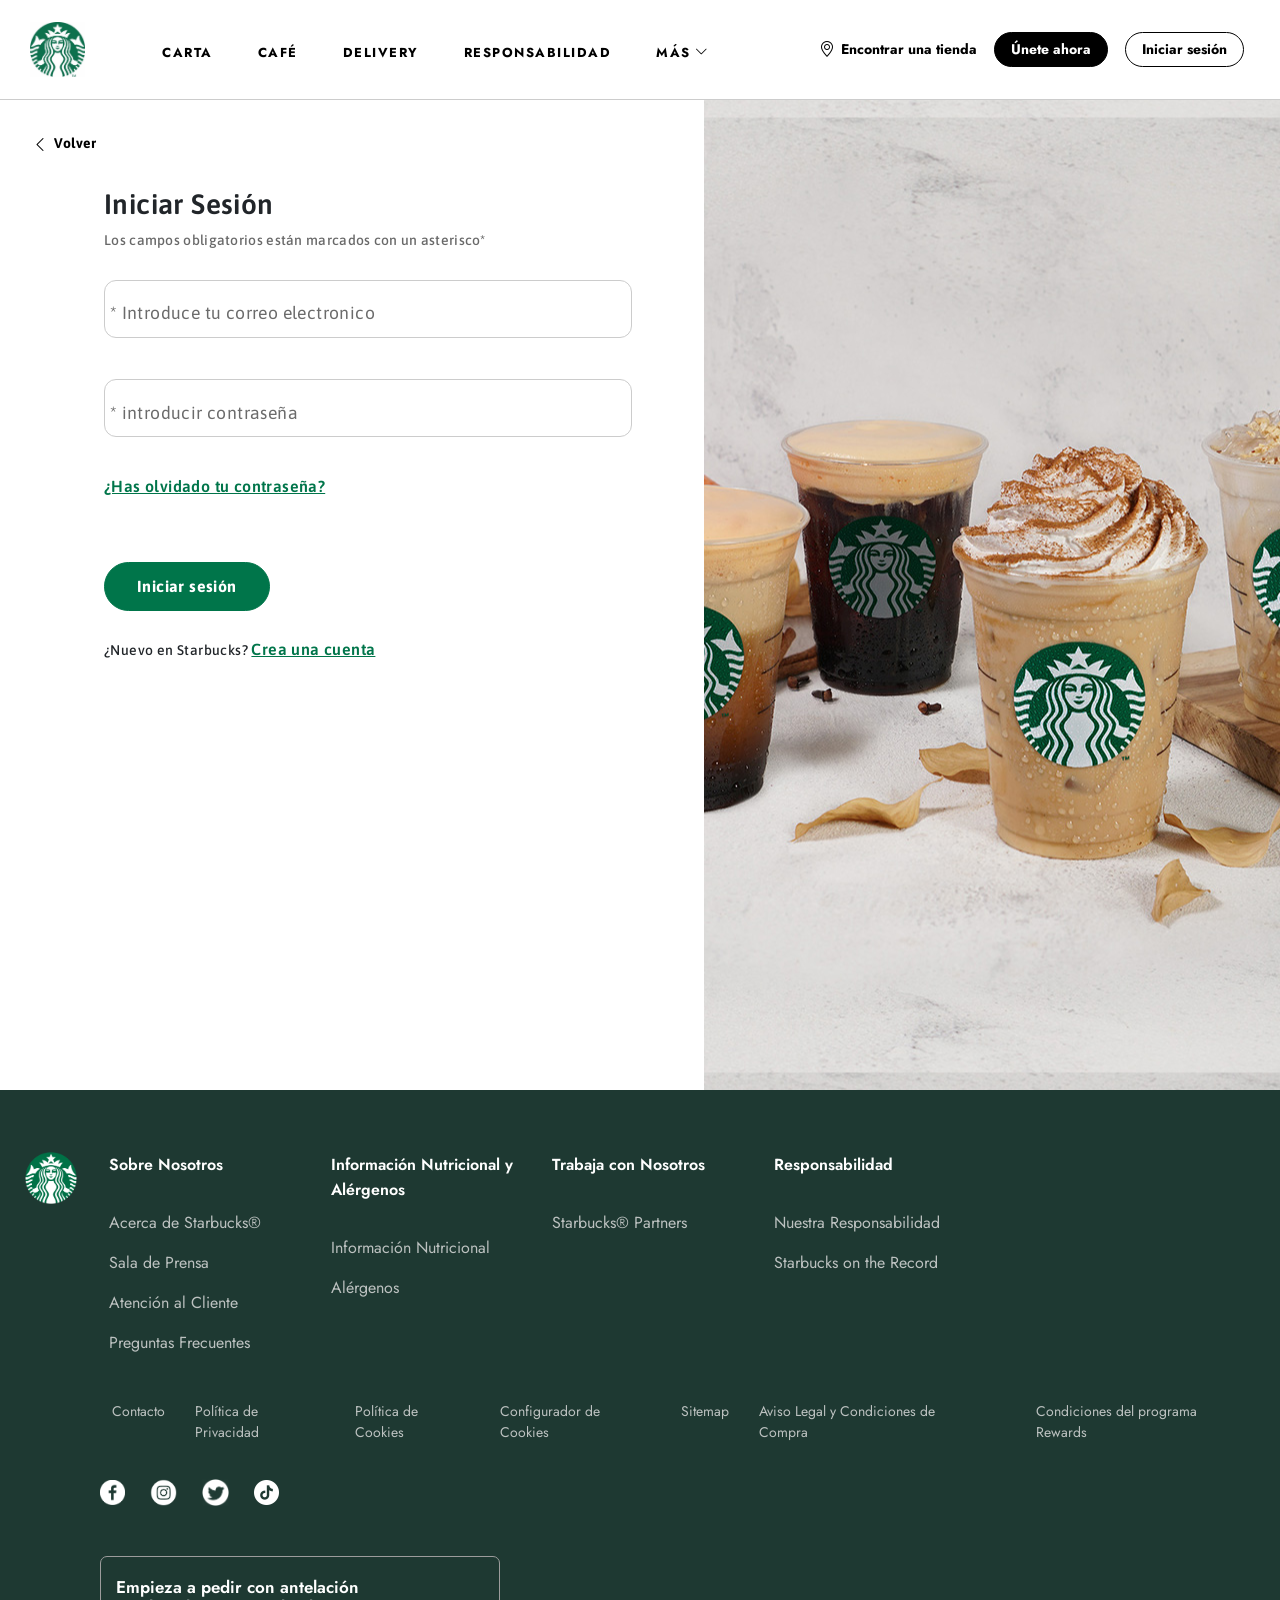
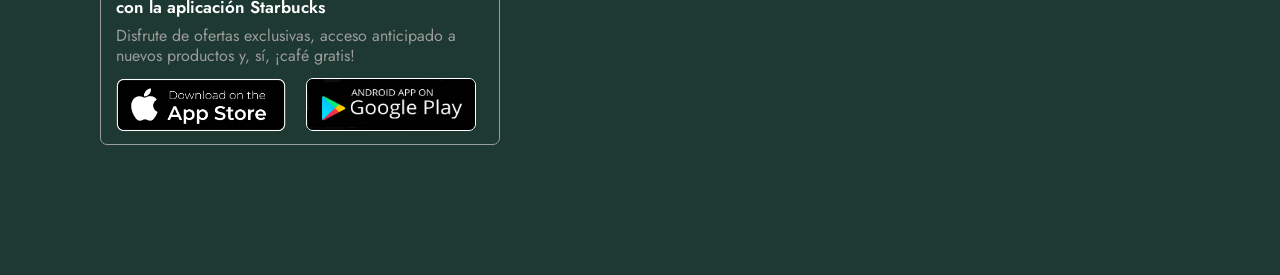
<file: Iniciar.html>
<!DOCTYPE html>
<html lang="en">

<head>
    <meta charset="UTF-8">
    <link rel="preconnect" href="https://fonts.googleapis.com">
    <link rel="preconnect" href="https://fonts.gstatic.com" crossorigin>
    <link href="https://fonts.googleapis.com/css2?family=Jost:ital,wght@0,100..900;1,100..900&display=swap"
        rel="stylesheet">
    <link href="https://fonts.googleapis.com/css2?family=Asap:ital,wght@0,100..900;1,100..900&display=swap"
        rel="stylesheet">

    <link href="https://cdn.jsdelivr.net/npm/bootstrap@5.3.0/dist/css/bootstrap.min.css" rel="stylesheet">
    <link href="https://cdn.jsdelivr.net/npm/bootstrap-icons@1.10.5/font/bootstrap-icons.css" rel="stylesheet">

    <link rel="stylesheet" href="css/main.css">
    <title>IniciarSesion</title>
</head>

<body class="body-re">
    <header id="main-header">
        <div class="header-container">
            <div class="logo">
                <a href="index.html">
                    <img src="img/logo_starbucks.jpg" alt="Logo Starbucks">
                </a>
            </div>
            <input type="checkbox" id="btn-menu" class="menu-toggle">
            <label for="btn-menu" class=" hamburguesa">
                <span class="bar"></span>
                <span class="bar"></span>
                <span class="bar"></span>
            </label>


            <nav class="menu-responsive">
                <ul>
                    <li><a href="unirse.html" class="unirse">Únete ahora</a></li>
                    <li><a href="#" class="login">Iniciar sesión</a></li>
                    <li><a class="font" href="carta.html">Carta</a></li>
                    <li><a class="font" href="cafe.html">Café</a></li>
                    <li><a class="font" href="delivery.html">Delivery</a></li>
                    <li><a class="font" href="responsabilidad.html">Responsabilidad</a></li>
                    <li><a class="font" href="merchandising.html">Merchandising</a></li>
                    <li><a class="font" href="rewards.html">Rewards</a></li>
                    <li><a href="EncontrarTienda.html" class="accion"> <i class="bi bi-geo-alt "></i>Encontrar una tienda</a></li>

                </ul>
                <hr class="linea-separadora">
                <div class="accordion-container">
                    <div class="accordion" id="accordionPanelsStayOpenExample">
                        <div class="accordion-item">
                            <h2 class="accordion-header">
                                <button class="accordion-button collapsed" type="button" data-bs-toggle="collapse"
                                    data-bs-target="#panelsStayOpen-collapseOne" aria-expanded="false"
                                    aria-controls="panelsStayOpen-collapseOne">
                                    Sobre Nosotros
                                </button>
                            </h2>
                            <div id="panelsStayOpen-collapseOne" class="accordion-collapse collapse">
                                <div class="accordion-body">
                                    <ul>
                                        <li>
                                            <a href="">Acerca de Starbucks®</a>
                                        </li>
                                        <li>
                                            <a href="">Sala de Prensa</a>
                                        </li>
                                        <li>
                                            <a href="">Atención al Cliente</a>
                                        </li>
                                        <li>
                                            <a href="">Preguntas Frecuentes</a>
                                        </li>
                                    </ul>
                                </div>
                            </div>
                        </div>
                        <div class="accordion-item">
                            <h2 class="accordion-header">
                                <button class="accordion-button collapsed" type="button" data-bs-toggle="collapse"
                                    data-bs-target="#panelsStayOpen-collapseTwo" aria-expanded="false"
                                    aria-controls="panelsStayOpen-collapseTwo">
                                    Información Nutricional y Alérgenos
                                </button>
                            </h2>
                            <div id="panelsStayOpen-collapseTwo" class="accordion-collapse collapse">
                                <div class="accordion-body">
                                    <ul>
                                        <li>
                                            <a href="">Informacion Nutricional</a>
                                        </li>
                                        <li>
                                            <a href="">Alérgenos</a>
                                        </li>
                                    </ul>
                                </div>
                            </div>
                        </div>
                        <div class="accordion-item">
                            <h2 class="accordion-header">
                                <button class="accordion-button collapsed" type="button" data-bs-toggle="collapse"
                                    data-bs-target="#panelsStayOpen-collapseThree" aria-expanded="false"
                                    aria-controls="panelsStayOpen-collapseThree">
                                    Trabaja con Nosotros
                                </button>
                            </h2>
                            <div id="panelsStayOpen-collapseThree" class="accordion-collapse collapse">
                                <div class="accordion-body">
                                    <ul>
                                        <li>
                                            <a href="">Starbucks® Partners</a>
                                        </li>
                                    </ul>
                                </div>
                            </div>
                        </div>
                        <div class="accordion-item">
                            <h2 class="accordion-header">
                                <button class="accordion-button collapsed" type="button" data-bs-toggle="collapse"
                                    data-bs-target="#panelsStayOpen-collapseFour" aria-expanded="false"
                                    aria-controls="panelsStayOpen-collapseFour">

                                    Responsabilidad
                                </button>
                            </h2>
                            <div id="panelsStayOpen-collapseFour" class="accordion-collapse collapse">
                                <div class="accordion-body">

                                    <ul>
                                        <li>
                                            <a href="">Nuestra Responsabilidad</a>
                                        </li>
                                        <li>
                                            <a href="">Starbucks on the Record</a>
                                        </li>
                                    </ul>

                                </div>
                            </div>
                        </div>
                    </div>
                </div>
            </nav>

            <nav class="main-nav">
                <ul class="menu-horizontal">
                    <li><a href="carta.html">Carta</a></li>
                    <li><a href="cafe.html">Café</a></li>
                    <li><a href="delivery.html" class="delivery-main">Delivery</a></li>
                    <li><a href="responsabilidad.html" class="responsabilidad-main">Responsabilidad</a></li>
                    <li class="has-submenu">
                        <a href="#">Más <i class="bi bi-chevron-down"></i></a>
                        <ul class="submenu">
                            <li class="delivery-sub"><a href="delivery.html">Delivery</a></li>
                            <li class="responsabilidad-sub"><a href="responsabilidad.html">Responsabilidad</a></li>
                            <li><a href="merchandising.html">Merchandising</a></li>
                            <li><a href="rewards.html">Rewards</a></li>
                        </ul>
                    </li>
                </ul>
            </nav>

            <div class="acciones">
                <a href="EncontrarTienda.html" class="accion"> <i class="bi bi-geo-alt"></i>Encontrar una tienda</a>
                <a href="unirse.html" class=" unirse">Únete ahora</a>
                <a href="#" class=" login">Iniciar sesión</a>
            </div>
        </div>
    </header>

    <div class="contenido margen1">
        <div class="izquierda-cont-from margen1">
            <a href="#" class="accion"><i class="bi bi-chevron-left"></i>Volver</a>
            <div class="seccion-form">
                <h3 class="negrita">Iniciar Sesión</h3>
                <p class="letter-contenido">Los campos obligatorios están marcados con un asterisco*</p>

                <div class="form-floating mb-3">
                    <input type="email" class="form-control" id="floatingInput" placeholder="name@example.com">
                    <label for="floatingInput">* Introduce tu correo electronico</label>
                </div>

                <div class="form-floating">
                    <input type="password" class="form-control" id="floatingPassword" placeholder="Password">
                    <label for="floatingPassword">* introducir contraseña</label>
                </div>
                <div>
                    <p class="mt-4"><a href="" class="link-iniciar"> ¿Has olvidado tu contraseña?</a></p>
                </div>
                <div>
                    <a href="" class="boton-descarga secondary mt-5">Iniciar sesión</a>
                </div>
                <p class="font-size mt-3">¿Nuevo en Starbucks? <a href="unirse.html" class="link-iniciar">Crea una cuenta</a></p>
            </div>
        </div>

        <div class="derecha-img2"></div>

    </div>


    <footer class="footer">
        <div class="content-footer">
            <img src="img/Starbucks-Logo.png" alt="" class="footer-logo">

            <div class="footer-acordeon ">
                <div class="accordion-container">
                    <div class="accordion accordion_footer" id="accordionPanelsStayOpenExample">
                        <div class="accordion-item accordion-item_footer ">
                            <h2 class="accordion-header accordion-header_footer ">
                                <button class="accordion-button accordion-button_footer collapsed" type="button"
                                    data-bs-toggle="collapse" data-bs-target="#panelsStayOpen-collapseOne"
                                    aria-expanded="false" aria-controls="panelsStayOpen-collapseOne">
                                    Sobre Nosotros
                                </button>
                            </h2>
                            <div id="panelsStayOpen-collapseOne" class="accordion-collapse collapse">
                                <div class="accordion-body accordion-body_footer">
                                    <ul>
                                        <li>
                                            <a href="">Acerca de Starbucks®</a>
                                        </li>
                                        <li>
                                            <a href="">Sala de Prensa</a>
                                        </li>
                                        <li>
                                            <a href="">Atención al Cliente</a>
                                        </li>
                                        <li>
                                            <a href="">Preguntas Frecuentes</a>
                                        </li>
                                    </ul>
                                </div>
                            </div>
                        </div>
                        <div class="accordion-item accordion-item_footer">
                            <h2 class="accordion-header accordion-header_footer">
                                <button class="accordion-button accordion-button_footer collapsed" type="button"
                                    data-bs-toggle="collapse" data-bs-target="#panelsStayOpen-collapseTwo"
                                    aria-expanded="false" aria-controls="panelsStayOpen-collapseTwo">
                                    Información Nutricional y Alérgenos
                                </button>
                            </h2>
                            <div id="panelsStayOpen-collapseTwo" class="accordion-collapse collapse">
                                <div class="accordion-body  accordion-body_footer">
                                    <ul>
                                        <li>
                                            <a href="">Informacion Nutricional</a>
                                        </li>
                                        <li>
                                            <a href="">Alérgenos</a>
                                        </li>
                                    </ul>
                                </div>
                            </div>
                        </div>
                        <div class="accordion-item accordion-item_footer">
                            <h2 class="accordion-header accordion-header_footer">
                                <button class="accordion-button accordion-button_footer collapsed" type="button"
                                    data-bs-toggle="collapse" data-bs-target="#panelsStayOpen-collapseThree"
                                    aria-expanded="false" aria-controls="panelsStayOpen-collapseThree">
                                    Trabaja con Nosotros
                                </button>
                            </h2>
                            <div id="panelsStayOpen-collapseThree" class="accordion-collapse collapse">
                                <div class="accordion-body  accordion-body_footer">
                                    <ul>
                                        <li>
                                            <a href="">Starbucks® Partners</a>
                                        </li>
                                    </ul>
                                </div>
                            </div>
                        </div>
                        <div class="accordion-item accordion-item_footer">
                            <h2 class="accordion-header accordion-header_footer">
                                <button class="accordion-button accordion-button_footer collapsed" type="button"
                                    data-bs-toggle="collapse" data-bs-target="#panelsStayOpen-collapseFour"
                                    aria-expanded="false" aria-controls="panelsStayOpen-collapseFour">

                                    Responsabilidad
                                </button>
                            </h2>
                            <div id="panelsStayOpen-collapseFour" class="accordion-collapse collapse">
                                <div class="accordion-body  accordion-body_footer">

                                    <ul>
                                        <li>
                                            <a href="">Nuestra Responsabilidad</a>
                                        </li>
                                        <li>
                                            <a href="">Starbucks on the Record</a>
                                        </li>
                                    </ul>

                                </div>
                            </div>
                        </div>
                    </div>
                </div>
            </div>
            <div class="footer-arriba">
                <ul class="columna1">
                    <p class="col-titulo">Sobre Nosotros</p>
                    <li>
                        <a href="" class="footer-link">Acerca de Starbucks®</a>
                    </li>
                    <li>
                        <a href="" class="footer-link">Sala de Prensa</a>
                    </li>
                    <li>
                        <a href="" class="footer-link">Atención al Cliente</a>
                    </li>
                    <li>
                        <a href="" class="footer-link">Preguntas Frecuentes</a>
                    </li>
                </ul>
                <ul class="columna2">
                    <p class="col-titulo">Información Nutricional y Alérgenos</p>
                    <li>
                        <a href="" class="footer-link">Información Nutricional</a>
                    </li>
                    <li>
                        <a href="https://alergenos.grupovips.com/index.html?brand=starbucks"
                            class="footer-link">Alérgenos</a>
                    </li>

                </ul>
                <ul class="columna3">
                    <p class="col-titulo">Trabaja con Nosotros</p>
                    <li>
                        <a href="https://starbuckspartners.es/trabajar-starbucks" class="footer-link">Starbucks®
                            Partners</a>
                    </li>
                </ul>
                <ul class="columna4">
                    <p class="col-titulo">Responsabilidad</p>
                    <li>
                        <a href="" class="footer-link"> Nuestra Responsabilidad</a>
                    </li>
                    <li>
                        <a href="" class="footer-link">Starbucks on the Record</a>
                    </li>
                </ul>
            </div>
            <div class="footer-medio">
                <ul class="ul-lineal">
                    <li class="footer-list">
                        <a href="" class="footer-link">Contacto</a>
                    </li>
                    <li class="footer-list">
                        <a href="" class="footer-link">Política de Privacidad</a>
                    </li>
                    <li class="footer-list">
                        <a href="" class="footer-link">Política de Cookies</a>
                    </li>
                    <li class="footer-list">
                        <a href="" class="footer-link">Configurador de Cookies</a>
                    </li>
                    <li class="footer-list">
                        <a href="" class="footer-link">Sitemap</a>
                    </li>
                    <li class="footer-list">
                        <a href="" class="footer-link">Aviso Legal y Condiciones de Compra</a>
                    </li>
                    <li class="footer-list">
                        <a href="" class="footer-link">Condiciones del programa Rewards </a>
                    </li>
                </ul>
            </div>
            <div class="footer-abajo">
                <div class="icon-redes">
                    <a class="iconos-link" href="https://www.facebook.com/StarbucksEspana">
                        <img src="img/footer/facebook-logo.png" alt="" class="icon-facebook">
                    </a>
                    <a class="iconos-link" href="https://www.instagram.com/starbucks_es/">
                        <img src="img/footer/logo-insta-n.png" alt="" class="icon-insta">
                    </a>
                    <a class="iconos-link" href="https://twitter.com/starbucks_es">
                        <img src="img/footer/icon-twitter.png" alt="" class="icon-twitter">
                    </a>
                    <a class="iconos-link" href="https://www.tiktok.com/@starbucks_es?lang=es">
                        <img src="img/footer/icon-tiktok.png" alt="" class="icon-tiktok">
                    </a>
                </div>
                <div class="footer-card">
                    <h3 class="footer-card-titulo">Empieza a pedir con antelación <br>con la aplicación Starbucks</h3>
                    <p class="footer-texto">Disfrute de ofertas exclusivas, acceso anticipado a nuevos productos y, sí,
                        ¡café gratis!</p>
                    <div class="footer-descarga">
                        <a class="iconos-link" href="https://apps.apple.com/es/app/starbucks-espa%C3%B1a/id6447769086">
                            <img src="img/footer/appstore.png" alt="" class="appstore-icon">
                        </a>
                        <a class="iconos-link" href="https://play.google.com/store/apps/details?id=com.starbucks.es">
                            <img src="img/footer/playstore.png" alt="" class="playstore-icon">
                        </a>
                    </div>
                </div>
            </div>
        </div>
    </footer>

    <!-- JavaScript de Bootstrap -->
    <script src="https://cdn.jsdelivr.net/npm/bootstrap@5.3.0/dist/js/bootstrap.bundle.min.js"></script>

</body>

</html>
</file>
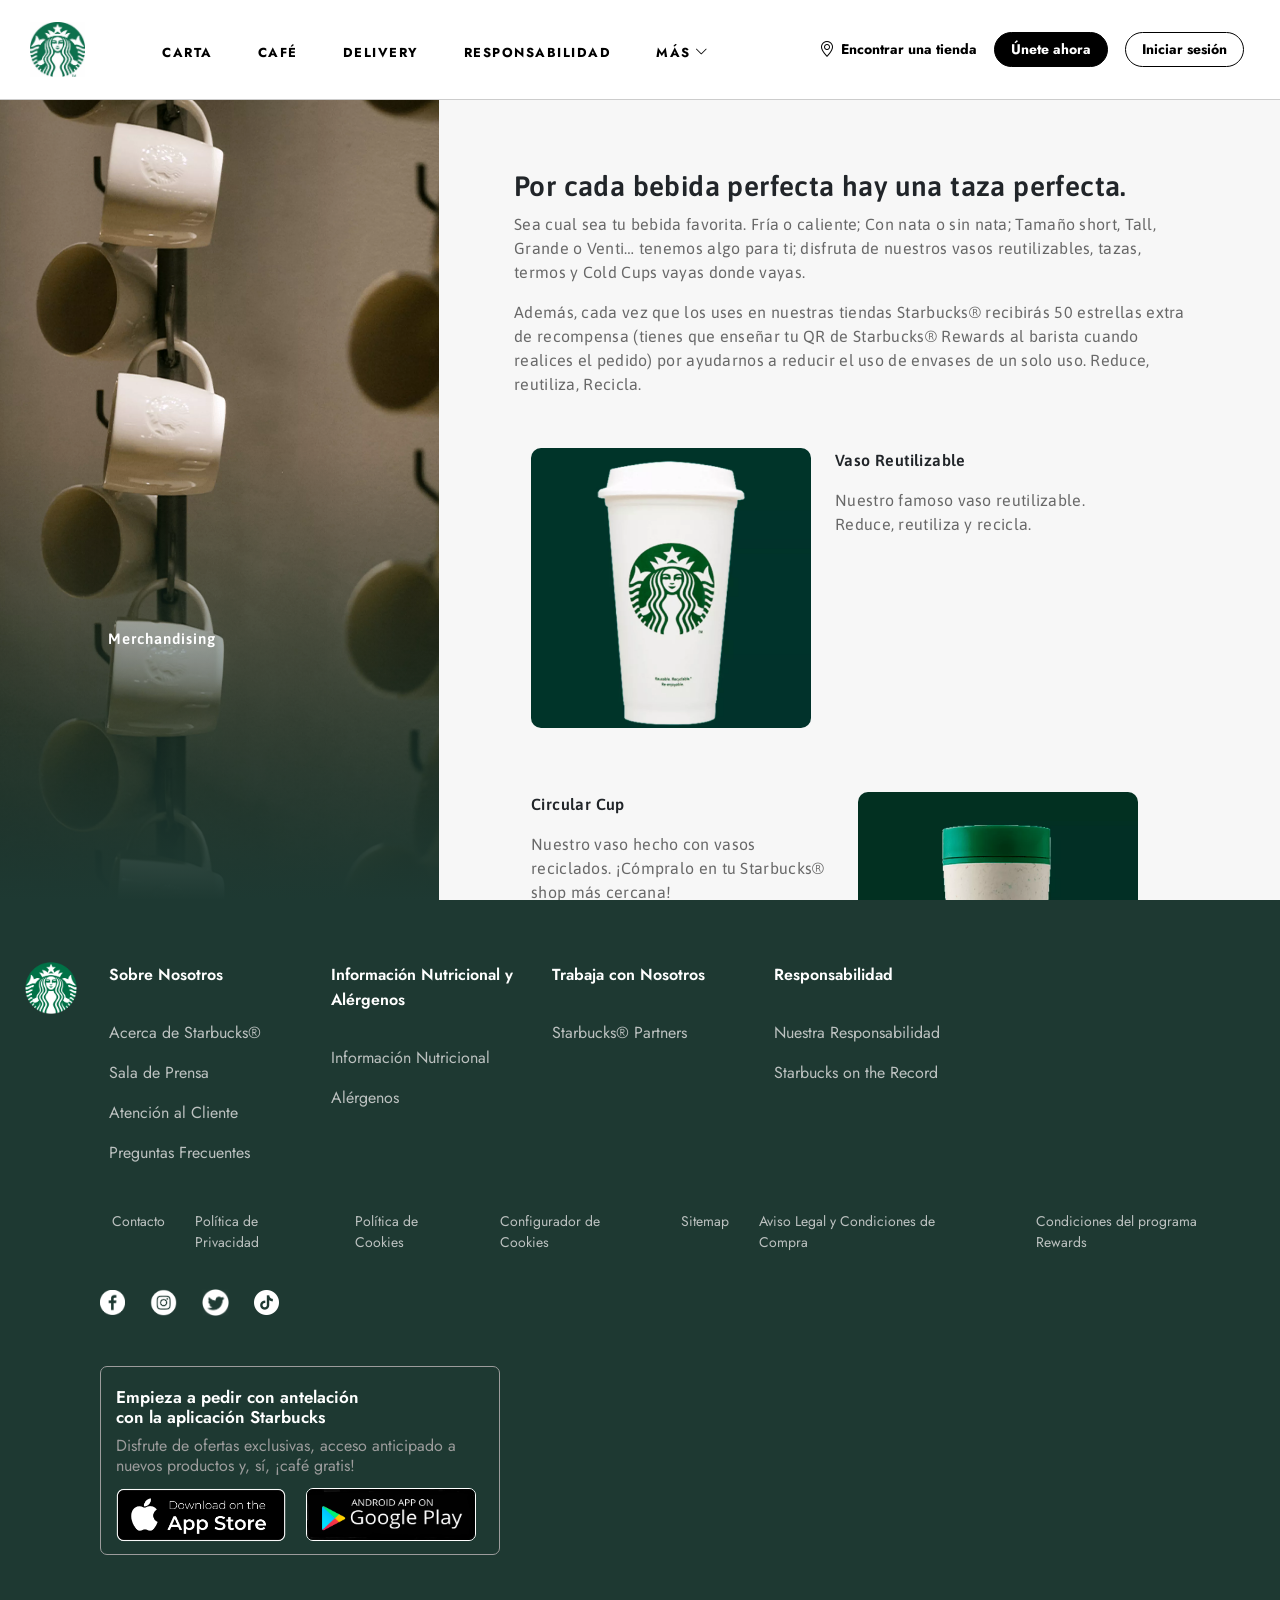
<file: merchandising.html>
<!DOCTYPE html>
<html lang="en">

<head>
    <meta charset="UTF-8">
    <meta name="viewport" content="width=device-width, initial-scale=1.0">
    <link rel="preconnect" href="https://fonts.googleapis.com">
    <link rel="preconnect" href="https://fonts.gstatic.com" crossorigin>
    <link href="https://fonts.googleapis.com/css2?family=Jost:ital,wght@0,100..900;1,100..900&display=swap"
        rel="stylesheet">
    <link href="https://fonts.googleapis.com/css2?family=Asap:ital,wght@0,100..900;1,100..900&display=swap" rel="stylesheet">

    <link href="https://cdn.jsdelivr.net/npm/bootstrap@5.3.0/dist/css/bootstrap.min.css" rel="stylesheet">
    <link href="https://cdn.jsdelivr.net/npm/bootstrap-icons@1.10.5/font/bootstrap-icons.css" rel="stylesheet">

    <link rel="stylesheet" href="css/main.css">
    <title>Merchandising</title>
</head>

<body>
    <header id="main-header">
        <div class="header-container">
            <div class="logo">
                <a href="index.html">
                <img src="img/logo_starbucks.jpg" alt="Logo Starbucks" >
                </a>
            </div>
            <input type="checkbox" id="btn-menu" class="menu-toggle">
            <label for="btn-menu" class=" hamburguesa">
                <span class="bar"></span>
                <span class="bar"></span>
                <span class="bar"></span>
            </label>


            <nav class="menu-responsive">
                <ul>
                    <li><a href="unirse.html" class="unirse">Únete ahora</a></li>
                    <li><a href="Iniciar.html" class="login">Iniciar sesión</a></li>
                    <li><a class="font" href="carta.html">Carta</a></li>
                    <li><a class="font" href="cafe.html">Café</a></li>
                    <li><a class="font" href="delivery.html">Delivery</a></li>
                    <li><a class="font" href="responsabilidad.html">Responsabilidad</a></li>
                    <li><a class="font" href="#">Merchandising</a></li>
                    <li><a class="font" href="rewards.html">Rewards</a></li>
                    <li><a href="EncontrarTienda.html" class="accion"> <i class="bi bi-geo-alt "></i>Encontrar una tienda</a></li>

                </ul>
                <hr class="linea-separadora">
                <div class="accordion-container">
                    <div class="accordion" id="accordionPanelsStayOpenExample">
                        <div class="accordion-item">
                            <h2 class="accordion-header">
                                <button class="accordion-button collapsed" type="button" data-bs-toggle="collapse"
                                    data-bs-target="#panelsStayOpen-collapseOne" aria-expanded="false"
                                    aria-controls="panelsStayOpen-collapseOne">
                                    Sobre Nosotros
                                </button>
                            </h2>
                            <div id="panelsStayOpen-collapseOne" class="accordion-collapse collapse">
                                <div class="accordion-body">
                                    <ul>
                                        <li>
                                            <a href="">Acerca de Starbucks®</a>
                                        </li>
                                        <li>
                                            <a href="">Sala de Prensa</a>
                                        </li>
                                        <li>
                                          <a href="">Atención al Cliente</a>
                                      </li>
                                      <li>
                                          <a href="">Preguntas Frecuentes</a>
                                      </li>
                                    </ul>
                                </div>
                            </div>
                        </div>
                        <div class="accordion-item">
                            <h2 class="accordion-header">
                                <button class="accordion-button collapsed" type="button" data-bs-toggle="collapse"
                                    data-bs-target="#panelsStayOpen-collapseTwo" aria-expanded="false"
                                    aria-controls="panelsStayOpen-collapseTwo">
                                    Información Nutricional y Alérgenos
                                </button>
                            </h2>
                            <div id="panelsStayOpen-collapseTwo" class="accordion-collapse collapse">
                                    <div class="accordion-body">
                                        <ul>
                                            <li>
                                                <a href="">Informacion Nutricional</a>
                                            </li>
                                            <li>
                                                <a href="">Alérgenos</a>
                                            </li>
                                        </ul>
                                    </div>
                            </div>
                        </div>
                        <div class="accordion-item">
                            <h2 class="accordion-header">
                                <button class="accordion-button collapsed" type="button" data-bs-toggle="collapse"
                                    data-bs-target="#panelsStayOpen-collapseThree" aria-expanded="false"
                                    aria-controls="panelsStayOpen-collapseThree">
                                    Trabaja con Nosotros
                                </button>
                            </h2>
                            <div id="panelsStayOpen-collapseThree" class="accordion-collapse collapse">
                                <div class="accordion-body">
                                    <ul>
                                        <li>
                                            <a href="">Starbucks® Partners</a>
                                        </li>
                                    </ul>
                                </div>
                            </div>
                        </div>
                        <div class="accordion-item">
                            <h2 class="accordion-header">
                                <button class="accordion-button collapsed" type="button" data-bs-toggle="collapse"
                                    data-bs-target="#panelsStayOpen-collapseFour" aria-expanded="false"
                                    aria-controls="panelsStayOpen-collapseFour">

                                    Responsabilidad
                                </button>
                            </h2>
                            <div id="panelsStayOpen-collapseFour" class="accordion-collapse collapse">
                                <div class="accordion-body">

                                        <ul>
                                            <li>
                                                <a href="">Nuestra Responsabilidad</a>
                                            </li>
                                            <li>
                                                <a href="">Starbucks on the Record</a>
                                            </li>
                                        </ul>

                                </div>
                            </div>
                        </div>
                    </div>
                </div>
            </nav>

            <nav class="main-nav">
                <ul class="menu-horizontal">
                    <li><a href="carta.html">Carta</a></li>
                    <li><a href="cafe.html">Café</a></li>
                    <li><a href="delivery.html" class="delivery-main">Delivery</a></li>
                    <li><a href="responsabilidad.html" class="responsabilidad-main">Responsabilidad</a></li>
                    <li class="has-submenu">
                        <a href="#">Más <i class="bi bi-chevron-down"></i></a>
                        <ul class="submenu">
                            <li class="delivery-sub"><a href="delivery.html">Delivery</a></li>
                            <li class="responsabilidad-sub"><a href="responsabilidad.html">Responsabilidad</a></li>
                            <li><a href="#">Merchandising</a></li>
                            <li><a href="rewards.html">Rewards</a></li>
                        </ul>
                    </li>
                </ul>
            </nav>

            <div class="acciones">
                <a href="EncontrarTienda.html" class="accion"> <i class="bi bi-geo-alt"></i>Encontrar una tienda</a>
                <a href="unirse.html" class=" unirse">Únete ahora</a>
                <a href="Iniciar.html" class=" login">Iniciar sesión</a>
            </div>
        </div>
    </header>

    <div class="contenido">
        <div class="izquierda5">
            <div class="sombra2"></div>
            <div class="texto-sobre-imagen2">
                <h6 class="texto-imagen3">Merchandising</h6>
            </div>
        </div>

        <div class="derecha">
            <div class="seccion-derecha">
                <div class="seccion">
                    <h3 class="negrita">Por cada bebida perfecta hay una taza perfecta.</h3>
                    <p class="letter-contenido">Sea cual sea tu bebida favorita. Fría o caliente; Con nata o sin nata;
                        Tamaño short, Tall, Grande o Venti… tenemos algo para ti; disfruta de nuestros vasos
                        reutilizables, tazas, termos y Cold Cups vayas donde vayas. </p>

                    <p class="letter-contenido">Además, cada vez que los uses en nuestras tiendas Starbucks® recibirás
                        50 estrellas extra de
                        recompensa (tienes que enseñar tu QR de Starbucks® Rewards al barista cuando realices el pedido)
                        por ayudarnos a reducir el uso de envases de un solo uso. Reduce, reutiliza, Recicla.</p>

                </div>

                <ul class="vasos-lista">
                    <li class="vaso-item">
                      <img src="img/merchandising/vaso_reutilizable.jpg" class="vaso-img">
                      <div class="vaso-texto">
                        <p class="negrita">Vaso Reutilizable</p>
                        <p class="letter-contenido">Nuestro famoso vaso reutilizable.

                            Reduce, reutiliza y recicla.</p>
                      </div>
                    </li>
                    <li class="vaso-item">
                      <img src="img/merchandising/Cold Cup.jpg" class="vaso-img">
                      <div class="vaso-texto">
                        <p class="negrita">Circular Cup</p>
                        <p class="letter-contenido">Nuestro vaso hecho con vasos reciclados.

                            ¡Cómpralo en tu Starbucks® shop más cercana!</p>
                      </div>
                    </li>
                    <li class="vaso-item">
                        <img src="img/merchandising/Cup PlasticBlack.jpg" class="vaso-img">
                        <div class="vaso-texto">
                          <p class="negrita">Cold Cup Timi Negro mate con pajita</p>
                          <p class="letter-contenido">Cold cup, para bebidas frías mate con logo de la sirena y pajita.
                            ¡Hazte con tu vaso Starbucks® con pajita!</p>
                        </div>
                      </li>
                      <li class="vaso-item">
                        <img src="img/merchandising/CupPlastic TerrazzoBlack.jpg" class="vaso-img">
                        <div class="vaso-texto">
                          <p class="negrita">Cold Cup Terrazo Con pajita</p>
                          <p class="letter-contenido">Cold cup Starbucks® para bebidas frías, estilo terrazo con wordmarc
                            y pajita.</p>
                        </div>
                      </li>
                      <li class="vaso-item">
                        <img src="img/merchandising/Siren StoneGray.jpg" class="vaso-img">
                        <div class="vaso-texto">
                          <p  class="negrita">Taza Siren Stone gris</p>
                          <p class="letter-contenido">Maravillosa taza gris con estilo industrial.

                            Estas tazas de Starbucks® están disponibles en diferentes tamaños short, tall, grande.</p>
                        </div>
                      </li>
                      <li class="vaso-item">
                        <img src="img/merchandising/MugOnyx Black.jpg" class="vaso-img">
                        <div class="vaso-texto">
                          <p class="negrita">Taza Onyx negra</p>
                          <p class="letter-contenido">Taza minimalista negra de Starbucks®.

                            ¡Disponible en dos tamaños!.</p>
                        </div>
                      </li>
                      <li class="vaso-item">
                        <img src="img/merchandising/Luxor MatteBlack.jpg" class="vaso-img">
                        <div class="vaso-texto">
                          <p class="negrita">Tumbler Luxor negro mate</p>
                          <p class="letter-contenido">Termo Starbucks® para bebidas calientes y frías negro mate con
                            rombos.</p>
                        </div>
                      </li>
                      <li class="vaso-item">
                        <img src="img/merchandising/SSYavin Gray.jpg" class="vaso-img">
                        <div class="vaso-texto">
                          <p class="negrita">Tumbler gris verde</p>
                          <p class="letter-contenido">Termo Starbucks® para bebidas calientes y frías, verde y gris.</p>
                        </div>
                      </li>
                      <li class="vaso-item">
                        <img src="img/merchandising/Luxor MatteBlack.jpg" class="vaso-img">
                        <div class="vaso-texto">
                          <p class="negrita">Tumbler maz verde tanslúcido</p>
                          <p class="letter-contenido">Termo Starbucks® para bebidas calientes y frías transparente.</p>
                        </div>
                      </li>
                      <li class="vaso-item">
                        <img src="img/merchandising/BottleMetallic Green.jpg" class="vaso-img">
                        <div class="vaso-texto">
                          <p class="negrita">Botella verde metalizada</p>
                          <p class="letter-contenido">>Botella Starbucks® verde metalizada.</p>
                        </div>
                      </li>
                      <li class="vaso-item">
                        <img src="img/merchandising/estuche.jpg" class="vaso-img">
                        <div class="vaso-texto">
                          <p class="negrita">Estuche Pajitas reutilizables; verde, negro y limpiador</p>
                          <p class="letter-contenido">Estuche con pajitas de diferentes colores y su limpiador, ¡un must
                            en el merchandising Starbucks®!</p>
                        </div>
                      </li>
                    <!-- y así... -->
                  </ul>
                  
               <!--  <ul>
                <li class="cafe-list">
                    <div>
                        <img src="img/merchandising/vaso_reutilizable.jpg" alt="cafe Spring Season Blend"
                            class="img-cafe">
                    </div>
                    <div>
                        <p class="negrita">Vaso Reutilizable</p>
                        <p class="letter-contenido">Nuestro famoso vaso reutilizable.

                            Reduce, reutiliza y recicla.</p>
                    </div>
                </li>
                <li class="cafe-list">
                    <div>
                        <p class="negrita">Circular Cup</p>
                        <p class="letter-contenido">Nuestro vaso hecho con vasos reciclados.

                            ¡Cómpralo en tu Starbucks® shop más cercana!</p>
                    </div>
                    <div>
                        <img src="img/merchandising/Cold Cup.jpg" alt="cafe Spring Season Blend" class="img-cafe">
                    </div>

                </li>
                <li class="cafe-list">
                    <div>
                        <img src="img/merchandising/Cup PlasticBlack.jpg" alt="cafe Spring Season Blend"
                            class="img-cafe">
                    </div>
                    <div>
                        <p class="negrita">Cold Cup Timi Negro mate con pajita</p>
                        <p class="letter-contenido">Cold cup, para bebidas frías mate con logo de la sirena y pajita.
                            <br>

                            ¡Hazte con tu vaso Starbucks® con pajita!</p>
                    </div>
                </li>
                <li class="cafe-list">
                    <div>
                        <p class="negrita">Cold Cup Terrazo Con pajita</p>
                        <p class="letter-contenido">Cold cup Starbucks® para bebidas frías, estilo terrazo con wordmarc
                            y pajita.</p>
                    </div>
                    <div>
                        <img src="img/merchandising/CupPlastic TerrazzoBlack.jpg" alt="cafe Spring Season Blend"
                            class="img-cafe">
                    </div>
                </li>
                <li class="cafe-list">
                    <div>
                        <img src="img/merchandising/Siren StoneGray.jpg" alt="cafe Spring Season Blend"
                            class="img-cafe">
                    </div>
                    <div>
                        <p class="negrita">Taza Siren Stone gris</p>
                        <p class="letter-contenido">Maravillosa taza gris con estilo industrial.

                            Estas tazas de Starbucks® están disponibles en diferentes tamaños short, tall, grande.</p>
                    </div>
                </li>
                <li class="cafe-list">
                    <div>
                        <p class="negrita">Taza Onyx negra</p>
                        <p class="letter-contenido">Taza minimalista negra de Starbucks®. <br>

                            ¡Disponible en dos tamaños!.</p>

                    </div>
                    <div>
                        <img src="img/merchandising/MugOnyx Black.jpg" alt="cafe Spring Season Blend" class="img-cafe">
                    </div>
                </li>
                <li class="cafe-list">
                    <div>
                        <img src="img/merchandising/Luxor MatteBlack.jpg" alt="cafe Spring Season Blend"
                            class="img-cafe">
                    </div>
                    <div>
                        <p class="negrita">Tumbler Luxor negro mate</p>
                        <p class="letter-contenido">Termo Starbucks® para bebidas calientes y frías negro mate con
                            rombos.</p>

                    </div>





                </li>
                <li class="cafe-list">
                    <div>
                        <p class="negrita">Tumbler gris verde</p>
                        <p class="letter-contenido">Termo Starbucks® para bebidas calientes y frías, verde y gris.</p>
                    </div>
                    <div>
                        <img src="img/merchandising/SSYavin Gray.jpg" alt="cafe Spring Season Blend" class="img-cafe">
                    </div>
                </li>
                <li class="cafe-list">
                    <div>
                        <img src="img/merchandising/MaxTranslucentGreen.jpg" alt="cafe Spring Season Blend"
                            class="img-cafe">
                    </div>
                    <div>
                        <p class="negrita">Tumbler maz verde tanslúcido</p>
                        <p class="letter-contenido">Termo Starbucks® para bebidas calientes y frías transparente.</p>
                    </div>
                </li>
                <li class="cafe-list">
                    <div>
                        <p class="negrita">Botella verde metalizada</p>
                        <p class="letter-contenido">Botella Starbucks® verde metalizada.</p>
                    </div>
                    <div>
                        <img src="img/merchandising/BottleMetallic Green.jpg" alt="cafe Spring Season Blend"
                            class="img-cafe">
                    </div>
                </li>
                <li class="cafe-list">
                    <div>
                        <img src="img/merchandising/estuche.jpg" alt="cafe Spring Season Blend" class="img-cafe">
                    </div>
                    <div>
                        <p class="negrita">Estuche Pajitas reutilizables; verde, negro y limpiador</p>
                        <p class="letter-contenido">Estuche con pajitas de diferentes colores y su limpiador, ¡un must
                            en el merchandising Starbucks®!</p>
                    </div>
                </li>
            </ul> -->
            </div>
        </div>
    </div>
    <footer class="footer">
        <div class="content-footer">
            <img src="img/Starbucks-Logo.png" alt="" class="footer-logo">

            <div class="footer-acordeon ">
                <div class="accordion-container">
                    <div class="accordion accordion_footer" id="accordionPanelsStayOpenExample">
                        <div class="accordion-item accordion-item_footer ">
                            <h2 class="accordion-header accordion-header_footer ">
                                <button class="accordion-button accordion-button_footer collapsed" type="button" data-bs-toggle="collapse"
                                    data-bs-target="#panelsStayOpen-collapseOne" aria-expanded="false"
                                    aria-controls="panelsStayOpen-collapseOne">
                                    Sobre Nosotros
                                </button>
                            </h2>
                            <div id="panelsStayOpen-collapseOne" class="accordion-collapse collapse">
                                <div class="accordion-body accordion-body_footer">
                                    <ul>
                                        <li>
                                            <a href="">Acerca de Starbucks®</a>
                                        </li>
                                        <li>
                                            <a href="">Sala de Prensa</a>
                                        </li>
                                        <li>
                                          <a href="">Atención al Cliente</a>
                                      </li>
                                      <li>
                                          <a href="">Preguntas Frecuentes</a>
                                      </li>
                                    </ul>
                                </div>
                            </div>
                        </div>
                        <div class="accordion-item accordion-item_footer">
                            <h2 class="accordion-header accordion-header_footer">
                                <button class="accordion-button accordion-button_footer collapsed" type="button" data-bs-toggle="collapse"
                                    data-bs-target="#panelsStayOpen-collapseTwo" aria-expanded="false"
                                    aria-controls="panelsStayOpen-collapseTwo">
                                    Información Nutricional y Alérgenos
                                </button>
                            </h2>
                            <div id="panelsStayOpen-collapseTwo" class="accordion-collapse collapse">
                                    <div class="accordion-body  accordion-body_footer">
                                        <ul>
                                            <li>
                                                <a href="">Informacion Nutricional</a>
                                            </li>
                                            <li>
                                                <a href="">Alérgenos</a>
                                            </li>
                                        </ul>
                                    </div>
                            </div>
                        </div>
                        <div class="accordion-item accordion-item_footer">
                            <h2 class="accordion-header accordion-header_footer">
                                <button class="accordion-button accordion-button_footer collapsed" type="button" data-bs-toggle="collapse"
                                    data-bs-target="#panelsStayOpen-collapseThree" aria-expanded="false"
                                    aria-controls="panelsStayOpen-collapseThree">
                                    Trabaja con Nosotros
                                </button>
                            </h2>
                            <div id="panelsStayOpen-collapseThree" class="accordion-collapse collapse">
                                <div class="accordion-body  accordion-body_footer">
                                    <ul>
                                        <li>
                                            <a href="">Starbucks® Partners</a>
                                        </li>
                                    </ul>
                                </div>
                            </div>
                        </div>
                        <div class="accordion-item accordion-item_footer">
                            <h2 class="accordion-header accordion-header_footer">
                                <button class="accordion-button accordion-button_footer collapsed" type="button" data-bs-toggle="collapse"
                                    data-bs-target="#panelsStayOpen-collapseFour" aria-expanded="false"
                                    aria-controls="panelsStayOpen-collapseFour">

                                    Responsabilidad
                                </button>
                            </h2>
                            <div id="panelsStayOpen-collapseFour" class="accordion-collapse collapse">
                                <div class="accordion-body  accordion-body_footer">

                                        <ul>
                                            <li>
                                                <a href="">Nuestra Responsabilidad</a>
                                            </li>
                                            <li>
                                                <a href="">Starbucks on the Record</a>
                                            </li>
                                        </ul>

                                </div>
                            </div>
                        </div>
                    </div>
                </div>
            </div>
            <div class="footer-arriba">
                <ul class="columna1">
                    <p class="col-titulo">Sobre Nosotros</p>
                    <li>
                        <a href="" class="footer-link">Acerca de Starbucks®</a>
                    </li>
                    <li>
                        <a href="" class="footer-link">Sala de Prensa</a>
                    </li>
                    <li>
                        <a href="" class="footer-link">Atención al Cliente</a>
                    </li>
                    <li>
                        <a href="" class="footer-link">Preguntas Frecuentes</a>
                    </li>
                </ul>
                <ul class="columna2">
                    <p class="col-titulo">Información Nutricional y Alérgenos</p>
                    <li>
                        <a href="" class="footer-link">Información Nutricional</a>
                    </li>
                    <li>
                        <a href="https://alergenos.grupovips.com/index.html?brand=starbucks"
                            class="footer-link">Alérgenos</a>
                    </li>

                </ul>
                <ul class="columna3">
                    <p class="col-titulo">Trabaja con Nosotros</p>
                    <li>
                        <a href="https://starbuckspartners.es/trabajar-starbucks" class="footer-link">Starbucks®
                            Partners</a>
                    </li>
                </ul>
                <ul class="columna4">
                    <p class="col-titulo">Responsabilidad</p>
                    <li>
                        <a href="" class="footer-link"> Nuestra Responsabilidad</a>
                    </li>
                    <li>
                        <a href="" class="footer-link">Starbucks on the Record</a>
                    </li>
                </ul>
            </div>
            <div class="footer-medio">
                <ul class="ul-lineal">
                    <li class="footer-list">
                        <a href="" class="footer-link">Contacto</a>
                    </li>
                    <li class="footer-list">
                        <a href="" class="footer-link">Política de Privacidad</a>
                    </li>
                    <li class="footer-list">
                        <a href="" class="footer-link">Política de Cookies</a>
                    </li>
                    <li class="footer-list">
                        <a href="" class="footer-link">Configurador de Cookies</a>
                    </li>
                    <li class="footer-list">
                        <a href="" class="footer-link">Sitemap</a>
                    </li>
                    <li class="footer-list">
                        <a href="" class="footer-link">Aviso Legal y Condiciones de Compra</a>
                    </li>
                    <li class="footer-list">
                        <a href="" class="footer-link">Condiciones del programa Rewards </a>
                    </li>
                </ul>
            </div>
            <div class="footer-abajo">
                <div class="icon-redes">
                    <a class="iconos-link" href="https://www.facebook.com/StarbucksEspana">
                        <img src="img/footer/facebook-logo.png" alt="" class="icon-facebook">
                    </a>
                    <a class="iconos-link" href="https://www.instagram.com/starbucks_es/">
                        <img src="img/footer/logo-insta-n.png" alt="" class="icon-insta">
                    </a>
                    <a class="iconos-link" href="https://twitter.com/starbucks_es">
                        <img src="img/footer/icon-twitter.png" alt="" class="icon-twitter">
                    </a>
                    <a class="iconos-link" href="https://www.tiktok.com/@starbucks_es?lang=es">
                        <img src="img/footer/icon-tiktok.png" alt="" class="icon-tiktok">
                    </a>
                </div>
                <div class="footer-card">
                    <h3 class="footer-card-titulo">Empieza a pedir con antelación <br>con la aplicación Starbucks</h3>
                    <p class="footer-texto">Disfrute de ofertas exclusivas, acceso anticipado a nuevos productos y, sí,
                        ¡café gratis!</p>
                    <div class="footer-descarga">
                        <a class="iconos-link" href="https://apps.apple.com/es/app/starbucks-espa%C3%B1a/id6447769086">
                            <img src="img/footer/appstore.png" alt="" class="appstore-icon">
                        </a>
                        <a class="iconos-link" href="https://play.google.com/store/apps/details?id=com.starbucks.es">
                            <img src="img/footer/playstore.png" alt="" class="playstore-icon">
                        </a>
                    </div>
                </div>
            </div>
        </div>
    </footer>

        <!-- JavaScript de Bootstrap -->
        <script src="https://cdn.jsdelivr.net/npm/bootstrap@5.3.0/dist/js/bootstrap.bundle.min.js"></script>
</body>

</html>
</file>
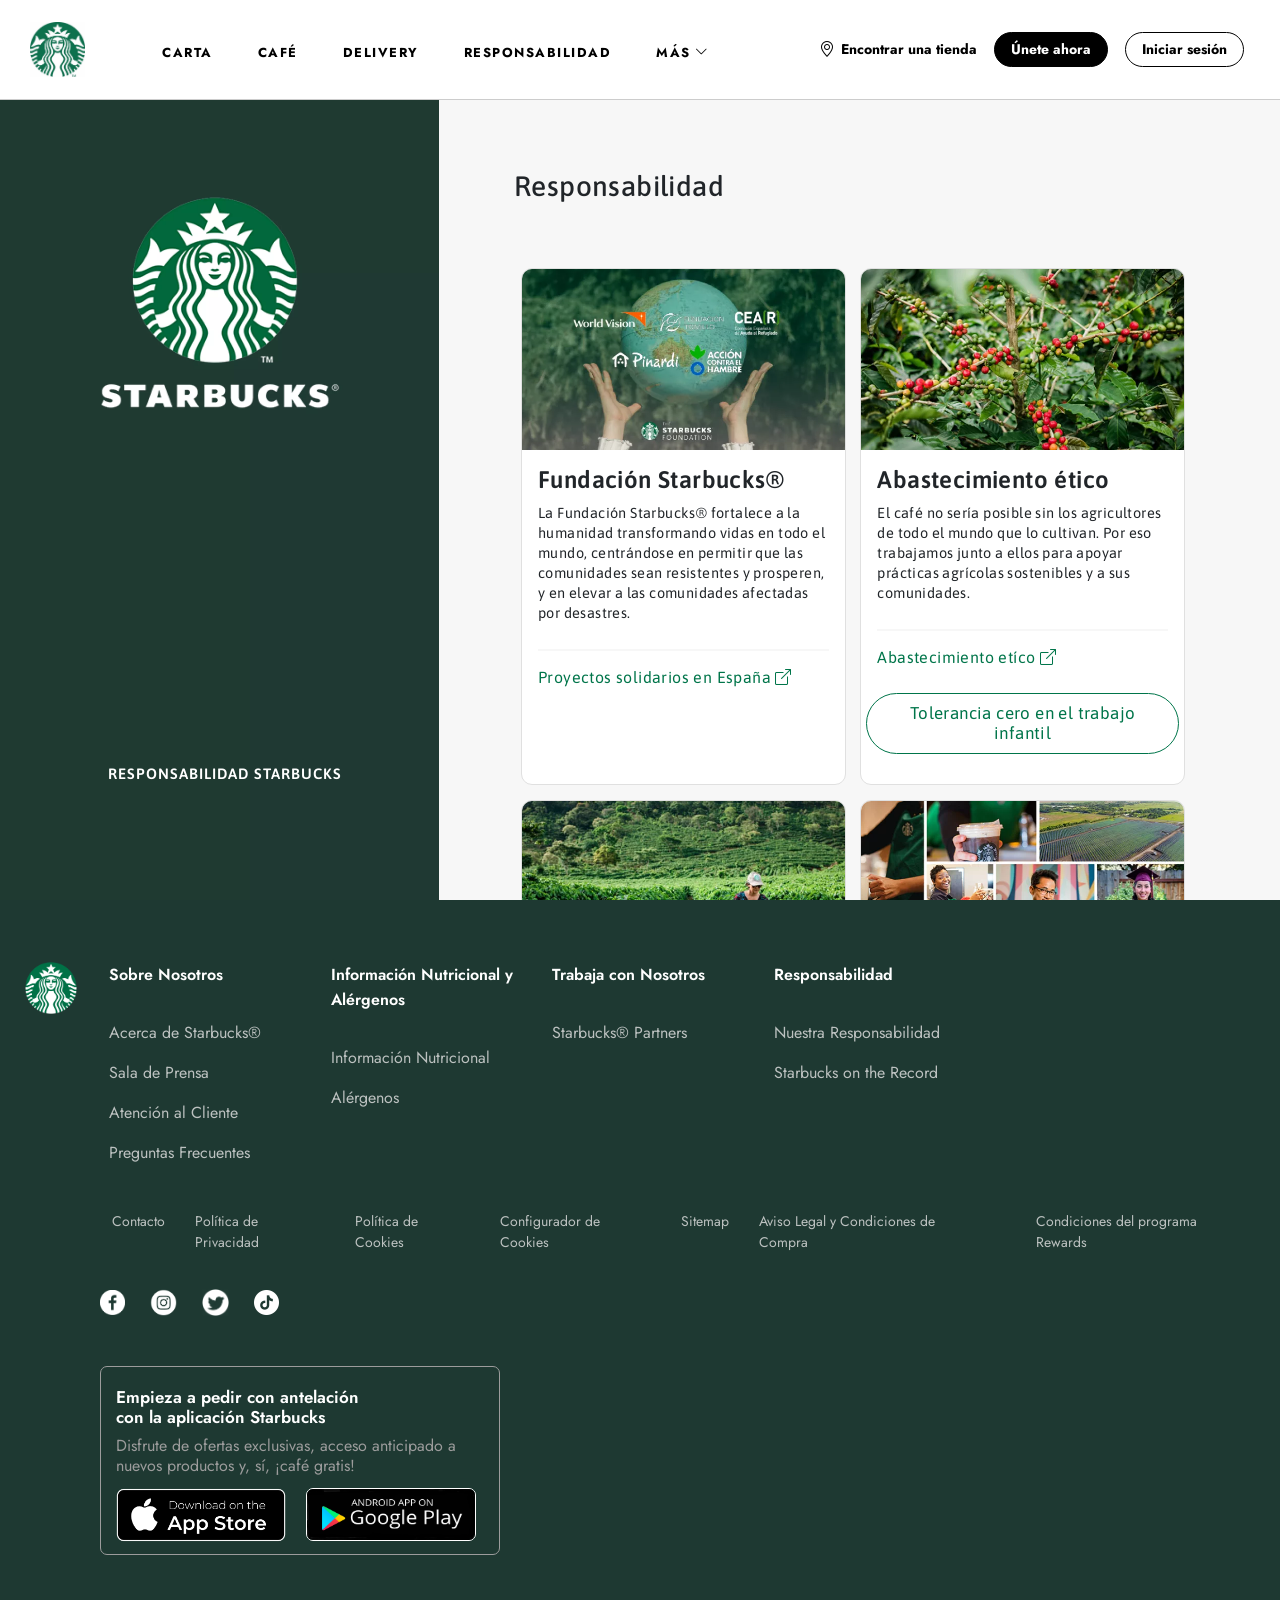
<file: responsabilidad.html>
<!DOCTYPE html>
<html lang="en">

<head>
    <meta charset="UTF-8">
    <meta name="viewport" content="width=device-width, initial-scale=1.0">
    <link rel="preconnect" href="https://fonts.googleapis.com">
    <link rel="preconnect" href="https://fonts.gstatic.com" crossorigin>
    <link href="https://fonts.googleapis.com/css2?family=Jost:ital,wght@0,100..900;1,100..900&display=swap"
        rel="stylesheet">
    <link href="https://fonts.googleapis.com/css2?family=Asap:ital,wght@0,100..900;1,100..900&display=swap"
        rel="stylesheet">

    <link href="https://cdn.jsdelivr.net/npm/bootstrap@5.3.0/dist/css/bootstrap.min.css" rel="stylesheet">
    <link href="https://cdn.jsdelivr.net/npm/bootstrap-icons@1.10.5/font/bootstrap-icons.css" rel="stylesheet">

    <link rel="stylesheet" href="css/main.css">
    <title>Responsabilidad</title>
</head>

<body>
    <header id="main-header">
        <div class="header-container">
            <div class="logo">
                <a href="index.html">
                    <img src="img/logo_starbucks.jpg" alt="Logo Starbucks">
                </a>
            </div>
            <input type="checkbox" id="btn-menu" class="menu-toggle">
            <label for="btn-menu" class=" hamburguesa">
                <span class="bar"></span>
                <span class="bar"></span>
                <span class="bar"></span>
            </label>


            <nav class="menu-responsive">
                <ul>
                    <li><a href="unirse.html" class="unirse">Únete ahora</a></li>
                    <li><a href="Iniciar.html" class="login">Iniciar sesión</a></li>
                    <li><a class="font" href="carta.html">Carta</a></li>
                    <li><a class="font" href="cafe.html">Café</a></li>
                    <li><a class="font" href="delivery.html">Delivery</a></li>
                    <li><a class="font" href="#">Responsabilidad</a></li>
                    <li><a class="font" href="merchandising.html">Merchandising</a></li>
                    <li><a class="font" href="rewards.html">Rewards</a></li>
                    <li><a href="EncontrarTienda.html" class="accion"> <i class="bi bi-geo-alt "></i>Encontrar una tienda</a></li>

                </ul>
                <hr class="linea-separadora">
                <div class="accordion-container">
                    <div class="accordion" id="accordionPanelsStayOpenExample">
                        <div class="accordion-item">
                            <h2 class="accordion-header">
                                <button class="accordion-button collapsed" type="button" data-bs-toggle="collapse"
                                    data-bs-target="#panelsStayOpen-collapseOne" aria-expanded="false"
                                    aria-controls="panelsStayOpen-collapseOne">
                                    Sobre Nosotros
                                </button>
                            </h2>
                            <div id="panelsStayOpen-collapseOne" class="accordion-collapse collapse">
                                <div class="accordion-body">
                                    <ul>
                                        <li>
                                            <a href="">Acerca de Starbucks®</a>
                                        </li>
                                        <li>
                                            <a href="">Sala de Prensa</a>
                                        </li>
                                        <li>
                                            <a href="">Atención al Cliente</a>
                                        </li>
                                        <li>
                                            <a href="">Preguntas Frecuentes</a>
                                        </li>
                                    </ul>
                                </div>
                            </div>
                        </div>
                        <div class="accordion-item">
                            <h2 class="accordion-header">
                                <button class="accordion-button collapsed" type="button" data-bs-toggle="collapse"
                                    data-bs-target="#panelsStayOpen-collapseTwo" aria-expanded="false"
                                    aria-controls="panelsStayOpen-collapseTwo">
                                    Información Nutricional y Alérgenos
                                </button>
                            </h2>
                            <div id="panelsStayOpen-collapseTwo" class="accordion-collapse collapse">
                                <div class="accordion-body">
                                    <ul>
                                        <li>
                                            <a href="">Informacion Nutricional</a>
                                        </li>
                                        <li>
                                            <a href="">Alérgenos</a>
                                        </li>
                                    </ul>
                                </div>
                            </div>
                        </div>
                        <div class="accordion-item">
                            <h2 class="accordion-header">
                                <button class="accordion-button collapsed" type="button" data-bs-toggle="collapse"
                                    data-bs-target="#panelsStayOpen-collapseThree" aria-expanded="false"
                                    aria-controls="panelsStayOpen-collapseThree">
                                    Trabaja con Nosotros
                                </button>
                            </h2>
                            <div id="panelsStayOpen-collapseThree" class="accordion-collapse collapse">
                                <div class="accordion-body">
                                    <ul>
                                        <li>
                                            <a href="">Starbucks® Partners</a>
                                        </li>
                                    </ul>
                                </div>
                            </div>
                        </div>
                        <div class="accordion-item">
                            <h2 class="accordion-header">
                                <button class="accordion-button collapsed" type="button" data-bs-toggle="collapse"
                                    data-bs-target="#panelsStayOpen-collapseFour" aria-expanded="false"
                                    aria-controls="panelsStayOpen-collapseFour">

                                    Responsabilidad
                                </button>
                            </h2>
                            <div id="panelsStayOpen-collapseFour" class="accordion-collapse collapse">
                                <div class="accordion-body">

                                    <ul>
                                        <li>
                                            <a href="">Nuestra Responsabilidad</a>
                                        </li>
                                        <li>
                                            <a href="">Starbucks on the Record</a>
                                        </li>
                                    </ul>

                                </div>
                            </div>
                        </div>
                    </div>
                </div>
            </nav>

            <nav class="main-nav">
                <ul class="menu-horizontal">
                    <li><a href="carta.html">Carta</a></li>
                    <li><a href="cafe.html">Café</a></li>
                    <li><a href="delivery.html" class="delivery-main">Delivery</a></li>
                    <li><a href="responsabilidad.html" class="responsabilidad-main">Responsabilidad</a></li>
                    <li class="has-submenu">
                        <a href="#">Más <i class="bi bi-chevron-down"></i></a>
                        <ul class="submenu">
                            <li class="delivery-sub"><a href="delivery.html">Delivery</a></li>
                            <li class="responsabilidad-sub"><a href="#">Responsabilidad</a></li>
                            <li><a href="merchandising.html">Merchandising</a></li>
                            <li><a href="rewards.html">Rewards</a></li>
                        </ul>
                    </li>
                </ul>
            </nav>

            <div class="acciones">
                <a href="EncontrarTienda.html" class="accion"> <i class="bi bi-geo-alt"></i>Encontrar una tienda</a>
                <a href="unirse.html" class=" unirse">Únete ahora</a>
                <a href="Iniciar.html" class=" login">Iniciar sesión</a>
            </div>
        </div>
    </header>
    <div class="contenido">
        <div class="izquierda4">

            <div class="texto-sobre-imagenRes">
                <h2 class="texto-imagen3">RESPONSABILIDAD STARBUCKS</h2>
            </div>
        </div>
        <div class="derecha">
            <div class="seccion-derecha">
                <div class="seccion">
                    <h3>Responsabilidad</h3>

                </div>
                <div class="cards-carta">
                    <ul class="card-cartas">

                        <li class="card-carta">
                            <div>
                                <img src="img/responsabilidad/Fundacion.jpg" alt="Uber Eats" class="img-card-carta">
                            </div>
                            <div class="card-carta-text">
                                <h4 class="negrita">Fundación Starbucks®</h4>
                                <p class="card-carta-info">La Fundación Starbucks® fortalece a la humanidad
                                    transformando vidas en todo el mundo, centrándose en permitir que las comunidades
                                    sean resistentes y prosperen, y en elevar a las comunidades afectadas por desastres.
                                </p>
                                <hr class="card-divider">
                                <a href="" class="link-resp">Proyectos solidarios en España <i
                                        class="bi bi-box-arrow-up-right"></i></a>
                            </div>
                        </li>
                        <li class="card-carta2">
                            <div>
                                <img src="img/responsabilidad/Abastecimiento.jpg" alt="Glovo" class="img-card-carta">
                            </div>
                            <div class="card-carta-text">
                                <h4 class="negrita">Abastecimiento ético</h4>
                                <p class="card-carta-info">El café no sería posible sin los agricultores de todo el
                                    mundo que lo cultivan. Por eso trabajamos junto a ellos para apoyar prácticas
                                    agrícolas sostenibles y a sus comunidades.</p>
                                <hr class="card-divider">

                                <a href="" class="link-resp">Abastecimiento etíco <i
                                        class="bi bi-box-arrow-up-right"></i></a>
                            </div>
                            <a href="" class="enlace-mas2">Tolerancia cero en el trabajo infantil</a>

                        </li>
                        <li class="card-carta">
                            <div>
                                <img src="img/responsabilidad/sostenibilidad.jpg" alt="Just Eat" class="img-card-carta">
                            </div>
                            <div class="card-carta-text">
                                <h4 class="negrita">Sostenibilidad</h4>
                                <p class="card-carta-info">Cuidar el medio ambiente es imprescindible para el futuro del
                                    café y de los caficultores, y para el mundo en que vivimos.</p>
                                <hr class="card-divider">
                                <a href="" class="link-resp">Liderar la sostenibilidad <i
                                        class="bi bi-box-arrow-up-right"></i></a>
                            </div>
                        </li>
                        <li class="card-carta">
                            <div>
                                <img src="img/responsabilidad/informes.jpg" alt="Just Eat" class="img-card-carta">
                            </div>
                            <div class="card-carta-text">
                                <h4 class="negrita">Nuestros Informes</h4>
                                <p class="card-carta-info">Descubre cómo reforzamos y mejoramos nuestros objetivos.</p>
                                <hr class="card-divider">
                                <a href="" class="link-resp">Informes de impacto medioambiental y social <i
                                        class="bi bi-box-arrow-up-right"></i></a>
                            </div>
                        </li>

                    </ul>
                </div>
            </div>
        </div>
    </div>
    <footer class="footer">
        <div class="content-footer">
            <img src="img/Starbucks-Logo.png" alt="" class="footer-logo">

            <div class="footer-acordeon ">
                <div class="accordion-container">
                    <div class="accordion accordion_footer" id="accordionPanelsStayOpenExample">
                        <div class="accordion-item accordion-item_footer ">
                            <h2 class="accordion-header accordion-header_footer ">
                                <button class="accordion-button accordion-button_footer collapsed" type="button"
                                    data-bs-toggle="collapse" data-bs-target="#panelsStayOpen-collapseOne"
                                    aria-expanded="false" aria-controls="panelsStayOpen-collapseOne">
                                    Sobre Nosotros
                                </button>
                            </h2>
                            <div id="panelsStayOpen-collapseOne" class="accordion-collapse collapse">
                                <div class="accordion-body accordion-body_footer">
                                    <ul>
                                        <li>
                                            <a href="">Acerca de Starbucks®</a>
                                        </li>
                                        <li>
                                            <a href="">Sala de Prensa</a>
                                        </li>
                                        <li>
                                            <a href="">Atención al Cliente</a>
                                        </li>
                                        <li>
                                            <a href="">Preguntas Frecuentes</a>
                                        </li>
                                    </ul>
                                </div>
                            </div>
                        </div>
                        <div class="accordion-item accordion-item_footer">
                            <h2 class="accordion-header accordion-header_footer">
                                <button class="accordion-button accordion-button_footer collapsed" type="button"
                                    data-bs-toggle="collapse" data-bs-target="#panelsStayOpen-collapseTwo"
                                    aria-expanded="false" aria-controls="panelsStayOpen-collapseTwo">
                                    Información Nutricional y Alérgenos
                                </button>
                            </h2>
                            <div id="panelsStayOpen-collapseTwo" class="accordion-collapse collapse">
                                <div class="accordion-body  accordion-body_footer">
                                    <ul>
                                        <li>
                                            <a href="">Informacion Nutricional</a>
                                        </li>
                                        <li>
                                            <a href="">Alérgenos</a>
                                        </li>
                                    </ul>
                                </div>
                            </div>
                        </div>
                        <div class="accordion-item accordion-item_footer">
                            <h2 class="accordion-header accordion-header_footer">
                                <button class="accordion-button accordion-button_footer collapsed" type="button"
                                    data-bs-toggle="collapse" data-bs-target="#panelsStayOpen-collapseThree"
                                    aria-expanded="false" aria-controls="panelsStayOpen-collapseThree">
                                    Trabaja con Nosotros
                                </button>
                            </h2>
                            <div id="panelsStayOpen-collapseThree" class="accordion-collapse collapse">
                                <div class="accordion-body  accordion-body_footer">
                                    <ul>
                                        <li>
                                            <a href="">Starbucks® Partners</a>
                                        </li>
                                    </ul>
                                </div>
                            </div>
                        </div>
                        <div class="accordion-item accordion-item_footer">
                            <h2 class="accordion-header accordion-header_footer">
                                <button class="accordion-button accordion-button_footer collapsed" type="button"
                                    data-bs-toggle="collapse" data-bs-target="#panelsStayOpen-collapseFour"
                                    aria-expanded="false" aria-controls="panelsStayOpen-collapseFour">

                                    Responsabilidad
                                </button>
                            </h2>
                            <div id="panelsStayOpen-collapseFour" class="accordion-collapse collapse">
                                <div class="accordion-body  accordion-body_footer">

                                    <ul>
                                        <li>
                                            <a href="">Nuestra Responsabilidad</a>
                                        </li>
                                        <li>
                                            <a href="">Starbucks on the Record</a>
                                        </li>
                                    </ul>

                                </div>
                            </div>
                        </div>
                    </div>
                </div>
            </div>
            <div class="footer-arriba">
                <ul class="columna1">
                    <p class="col-titulo">Sobre Nosotros</p>
                    <li>
                        <a href="" class="footer-link">Acerca de Starbucks®</a>
                    </li>
                    <li>
                        <a href="" class="footer-link">Sala de Prensa</a>
                    </li>
                    <li>
                        <a href="" class="footer-link">Atención al Cliente</a>
                    </li>
                    <li>
                        <a href="" class="footer-link">Preguntas Frecuentes</a>
                    </li>
                </ul>
                <ul class="columna2">
                    <p class="col-titulo">Información Nutricional y Alérgenos</p>
                    <li>
                        <a href="" class="footer-link">Información Nutricional</a>
                    </li>
                    <li>
                        <a href="https://alergenos.grupovips.com/index.html?brand=starbucks"
                            class="footer-link">Alérgenos</a>
                    </li>

                </ul>
                <ul class="columna3">
                    <p class="col-titulo">Trabaja con Nosotros</p>
                    <li>
                        <a href="https://starbuckspartners.es/trabajar-starbucks" class="footer-link">Starbucks®
                            Partners</a>
                    </li>
                </ul>
                <ul class="columna4">
                    <p class="col-titulo">Responsabilidad</p>
                    <li>
                        <a href="" class="footer-link"> Nuestra Responsabilidad</a>
                    </li>
                    <li>
                        <a href="" class="footer-link">Starbucks on the Record</a>
                    </li>
                </ul>
            </div>
            <div class="footer-medio">
                <ul class="ul-lineal">
                    <li class="footer-list">
                        <a href="" class="footer-link">Contacto</a>
                    </li>
                    <li class="footer-list">
                        <a href="" class="footer-link">Política de Privacidad</a>
                    </li>
                    <li class="footer-list">
                        <a href="" class="footer-link">Política de Cookies</a>
                    </li>
                    <li class="footer-list">
                        <a href="" class="footer-link">Configurador de Cookies</a>
                    </li>
                    <li class="footer-list">
                        <a href="" class="footer-link">Sitemap</a>
                    </li>
                    <li class="footer-list">
                        <a href="" class="footer-link">Aviso Legal y Condiciones de Compra</a>
                    </li>
                    <li class="footer-list">
                        <a href="" class="footer-link">Condiciones del programa Rewards </a>
                    </li>
                </ul>
            </div>
            <div class="footer-abajo">
                <div class="icon-redes">
                    <a class="iconos-link" href="https://www.facebook.com/StarbucksEspana">
                        <img src="img/footer/facebook-logo.png" alt="" class="icon-facebook">
                    </a>
                    <a class="iconos-link" href="https://www.instagram.com/starbucks_es/">
                        <img src="img/footer/logo-insta-n.png" alt="" class="icon-insta">
                    </a>
                    <a class="iconos-link" href="https://twitter.com/starbucks_es">
                        <img src="img/footer/icon-twitter.png" alt="" class="icon-twitter">
                    </a>
                    <a class="iconos-link" href="https://www.tiktok.com/@starbucks_es?lang=es">
                        <img src="img/footer/icon-tiktok.png" alt="" class="icon-tiktok">
                    </a>
                </div>
                <div class="footer-card">
                    <h3 class="footer-card-titulo">Empieza a pedir con antelación <br>con la aplicación Starbucks</h3>
                    <p class="footer-texto">Disfrute de ofertas exclusivas, acceso anticipado a nuevos productos y, sí,
                        ¡café gratis!</p>
                    <div class="footer-descarga">
                        <a class="iconos-link" href="https://apps.apple.com/es/app/starbucks-espa%C3%B1a/id6447769086">
                            <img src="img/footer/appstore.png" alt="" class="appstore-icon">
                        </a>
                        <a class="iconos-link" href="https://play.google.com/store/apps/details?id=com.starbucks.es">
                            <img src="img/footer/playstore.png" alt="" class="playstore-icon">
                        </a>
                    </div>
                </div>
            </div>
        </div>
    </footer>
    <!-- JavaScript de Bootstrap -->
    <script src="https://cdn.jsdelivr.net/npm/bootstrap@5.3.0/dist/js/bootstrap.bundle.min.js"></script>
</body>

</html>
</file>
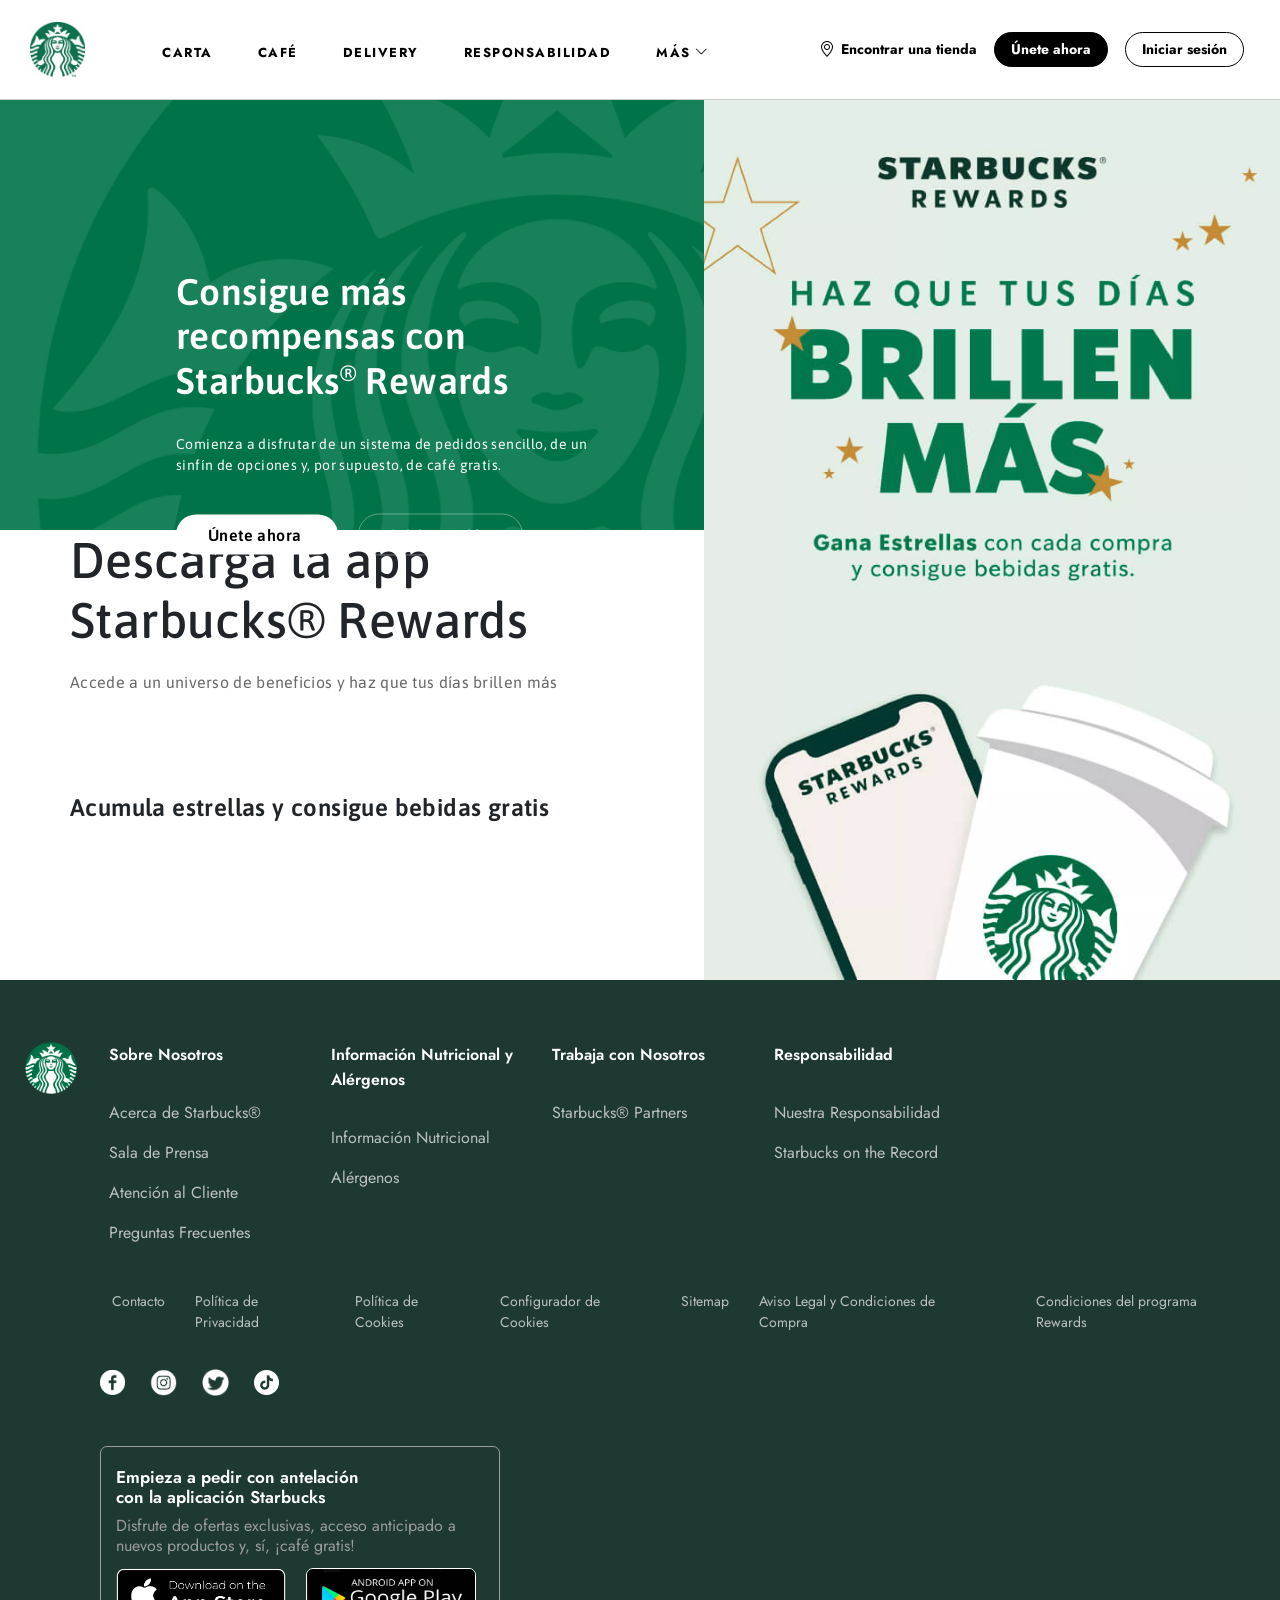
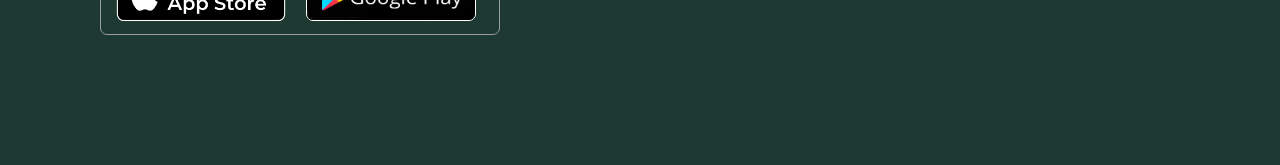
<file: rewards.html>
<!DOCTYPE html>
<html lang="en">

<head>
    <meta charset="UTF-8">
    <meta name="viewport" content="width=device-width, initial-scale=1.0">
    <link rel="preconnect" href="https://fonts.googleapis.com">
    <link rel="preconnect" href="https://fonts.gstatic.com" crossorigin>
    <link href="https://fonts.googleapis.com/css2?family=Jost:ital,wght@0,100..900;1,100..900&display=swap"
        rel="stylesheet">
    <link href="https://fonts.googleapis.com/css2?family=Asap:ital,wght@0,100..900;1,100..900&display=swap"
        rel="stylesheet">

    <link href="https://cdn.jsdelivr.net/npm/bootstrap@5.3.0/dist/css/bootstrap.min.css" rel="stylesheet">
    <link href="https://cdn.jsdelivr.net/npm/bootstrap-icons@1.10.5/font/bootstrap-icons.css" rel="stylesheet">

    <link rel="stylesheet" href="css/main.css">
    <title>Rewards</title>
</head>

<body class="body-re">
    <header id="main-header">
        <div class="header-container">
            <div class="logo">
                <a href="index.html">
                    <img src="img/logo_starbucks.jpg" alt="Logo Starbucks">
                </a>
            </div>
            <input type="checkbox" id="btn-menu" class="menu-toggle">
            <label for="btn-menu" class=" hamburguesa">
                <span class="bar"></span>
                <span class="bar"></span>
                <span class="bar"></span>
            </label>


            <nav class="menu-responsive">
                <ul>
                    <li><a href="unirse.html" class="unirse">Únete ahora</a></li>
                    <li><a href="Iniciar.html" class="login">Iniciar sesión</a></li>
                    <li><a class="font" href="carta.html">Carta</a></li>
                    <li><a class="font" href="cafe.html">Café</a></li>
                    <li><a class="font" href="delivery.html">Delivery</a></li>
                    <li><a class="font" href="responsabilidad.html">Responsabilidad</a></li>
                    <li><a class="font" href="merchandising.html">Merchandising</a></li>
                    <li><a class="font" href="#">Rewards</a></li>
                    <li><a href="EncontrarTienda.html" class="accion"> <i class="bi bi-geo-alt "></i>Encontrar una tienda</a></li>

                </ul>
                <hr class="linea-separadora">
                <div class="accordion-container">
                    <div class="accordion" id="accordionPanelsStayOpenExample">
                        <div class="accordion-item">
                            <h2 class="accordion-header">
                                <button class="accordion-button collapsed" type="button" data-bs-toggle="collapse"
                                    data-bs-target="#panelsStayOpen-collapseOne" aria-expanded="false"
                                    aria-controls="panelsStayOpen-collapseOne">
                                    Sobre Nosotros
                                </button>
                            </h2>
                            <div id="panelsStayOpen-collapseOne" class="accordion-collapse collapse">
                                <div class="accordion-body">
                                    <ul>
                                        <li>
                                            <a href="">Acerca de Starbucks®</a>
                                        </li>
                                        <li>
                                            <a href="">Sala de Prensa</a>
                                        </li>
                                        <li>
                                            <a href="">Atención al Cliente</a>
                                        </li>
                                        <li>
                                            <a href="">Preguntas Frecuentes</a>
                                        </li>
                                    </ul>
                                </div>
                            </div>
                        </div>
                        <div class="accordion-item">
                            <h2 class="accordion-header">
                                <button class="accordion-button collapsed" type="button" data-bs-toggle="collapse"
                                    data-bs-target="#panelsStayOpen-collapseTwo" aria-expanded="false"
                                    aria-controls="panelsStayOpen-collapseTwo">
                                    Información Nutricional y Alérgenos
                                </button>
                            </h2>
                            <div id="panelsStayOpen-collapseTwo" class="accordion-collapse collapse">
                                <div class="accordion-body">
                                    <ul>
                                        <li>
                                            <a href="">Informacion Nutricional</a>
                                        </li>
                                        <li>
                                            <a href="">Alérgenos</a>
                                        </li>
                                    </ul>
                                </div>
                            </div>
                        </div>
                        <div class="accordion-item">
                            <h2 class="accordion-header">
                                <button class="accordion-button collapsed" type="button" data-bs-toggle="collapse"
                                    data-bs-target="#panelsStayOpen-collapseThree" aria-expanded="false"
                                    aria-controls="panelsStayOpen-collapseThree">
                                    Trabaja con Nosotros
                                </button>
                            </h2>
                            <div id="panelsStayOpen-collapseThree" class="accordion-collapse collapse">
                                <div class="accordion-body">
                                    <ul>
                                        <li>
                                            <a href="">Starbucks® Partners</a>
                                        </li>
                                    </ul>
                                </div>
                            </div>
                        </div>
                        <div class="accordion-item">
                            <h2 class="accordion-header">
                                <button class="accordion-button collapsed" type="button" data-bs-toggle="collapse"
                                    data-bs-target="#panelsStayOpen-collapseFour" aria-expanded="false"
                                    aria-controls="panelsStayOpen-collapseFour">

                                    Responsabilidad
                                </button>
                            </h2>
                            <div id="panelsStayOpen-collapseFour" class="accordion-collapse collapse">
                                <div class="accordion-body">

                                    <ul>
                                        <li>
                                            <a href="">Nuestra Responsabilidad</a>
                                        </li>
                                        <li>
                                            <a href="">Starbucks on the Record</a>
                                        </li>
                                    </ul>

                                </div>
                            </div>
                        </div>
                    </div>
                </div>
            </nav>

            <nav class="main-nav">
                <ul class="menu-horizontal">
                    <li><a href="carta.html">Carta</a></li>
                    <li><a href="cafe.html">Café</a></li>
                    <li><a href="delivery.html" class="delivery-main">Delivery</a></li>
                    <li><a href="responsabilidad.html" class="responsabilidad-main">Responsabilidad</a></li>
                    <li class="has-submenu">
                        <a href="#">Más <i class="bi bi-chevron-down"></i></a>
                        <ul class="submenu">
                            <li class="delivery-sub"><a href="delivery.html">Delivery</a></li>
                            <li class="responsabilidad-sub"><a href="responsabilidad.html">Responsabilidad</a></li>
                            <li><a href="merchandising.html">Merchandising</a></li>
                            <li><a href="#">Rewards</a></li>
                        </ul>
                    </li>
                </ul>
            </nav>

            <div class="acciones">
                <a href="EncontrarTienda.html" class="accion"> <i class="bi bi-geo-alt"></i>Encontrar una tienda</a>
                <a href="unirse.html" class=" unirse">Únete ahora</a>
                <a href="Iniciar.html" class=" login">Iniciar sesión</a>
            </div>
        </div>
    </header>
    <div class="contenido">
        <div class="izquierda-cont">
            <img src="img/rewards/banner-starbucks.png" alt="" class="img-arriba2">
            <div class="texto-sobre-imagen3">
                <h2 class="texto-imagen">Consigue más recompensas con Starbucks<span class="marca-registrada">®</span>
                    Rewards</h2>
                <p class="subtitulo"> Comienza a disfrutar de un sistema de pedidos sencillo, de un sinfín de opciones
                    y, por supuesto, de café gratis.</p>
                <div class="seccion-suscripcion">
                    <a href="#" class="boton-blanco2 negrita">Únete ahora </a>
                    <a href="#" class="boton-transparente negrita">Iniciar sesión</a>
                </div>
            </div>
            <div class="seccion-derecha2">
                <div class="seccion2">
                    <h2 class="title-delivery">Descarga la app Starbucks® Rewards</h2>
                    <p class="letter-contenido">Accede a un universo de beneficios y haz que tus días brillen más </p>

                    <h4 class="negrita margen1">Acumula estrellas y consigue bebidas gratis</h4>

                </div>
                <ul class="icono-list">
                    <li class="icono-item">
                        <img src="img/rewards/icono1.jpg" alt="Icono 1" class="img-icono">
                        <div class="icono-texto">
                            <h4>Acumula estrellas</h4>
                            <p>Con Starbucks® Rewards cada 1€ gastado en Starbucks se convertirá en 100 estrellas en tu
                                app.
                                Tantas ⭐ que necesitarás tus 🕶️.</p>
                        </div>
                    </li>
                    <li class="icono-item">
                        <img src="img/rewards/Rewards_C09_icon2.png.jpg" alt="Icono 1" class="img-icono">
                        <div class="icono-texto">
                            <h4>3.000 Estrellas</h4>
                            <p>Cada 3.000 estrellas acumuladas te regalaremos tu bebida favorita. ¡Tus días brillarán
                                más!</p>
                        </div>
                    </li>
                    <li class="icono-item">
                        <img src="img/rewards/icono3.jpg" alt="Icono 2" class="img-icono">
                        <div class="icono-texto">
                            <h4>10.000 Estrellas</h4>
                            <p>Al conseguir 10.000 estrellas en 12 meses… ¡Pasarás a ser socio Gold!</p>
                            <p>Al ser Gold, tendrás la posibilidad de personalizar tus bebidas completamente gratis.</p>
                        </div>
                    </li>
                    <li class="icono-item">
                        <img src="img/rewards/icono2.jpg" alt="Icono 3" class="img-icono">
                        <div class="icono-texto">
                            <h4>¡Una bebida gratis por tu cumpleaños!</h4>
                            <p>Queremos celebrar contigo un día tan importante. Si eres socio Gold, tendrás tu bebida
                                favorita por tu cumpleaños. ¡Te lo mereces!</p>
                        </div>
                    </li>
                </ul>

                <section class="descarga-app-wrapper">
                    <h2 class="descarga-titulo">Descarga la app Starbucks<sup>®</sup> Rewards España</h2>

                    <div class="descarga-app">
                        <div class="descarga-img">
                            <img src="img/rewards/Rewards_C10_Hand.png.jpg" alt="Descarga App Starbucks">
                        </div>
                        <div class="descarga-contenido">
                            <h4>Haz que tus días brillen más</h4>
                            <p>Descubre un universo de beneficios con la app Starbucks<sup>®</sup> Rewards España</p>
                            <a href="#" class="boton-descarga">Descarga la app</a>
                        </div>
                    </div>
                </section>

                <div class="seccion3">
                    <h3 class="negrita">Una aplicación muy intuitiva</h3>
                    <p class="letter-contenido">Comprueba las estrellas acumuladas y tus recompensas conseguidas.
                        Descarga la app de Starbucks® Rewards ahora y haz que tus días brillen más.</p>
                    <p>Consulta aquí el <a href="">Listado de tiendas no participantes</a></p>
                    <div class="tabs">
                        <!-- TAB 1 -->
                        <input type="radio" name="tab" id="tab1" checked>
                        <label class="tab-label" for="tab1">
                            <img src="img/rewards/Icon1.png (1).jpg" alt="Crea tu cuenta" class="img1">
                            <span>Crea tu cuenta</span>
                        </label>

                        <!-- TAB 2 -->
                        <input type="radio" name="tab" id="tab2">
                        <label class="tab-label" for="tab2">
                            <img src="img/rewards/icono1.jpg" alt="Elige cómo pagar">
                            <span>Elige cómo pagar</span>
                        </label>

                        <!-- TAB 3 -->
                        <input type="radio" name="tab" id="tab3">
                        <label class="tab-label" for="tab3">
                            <img src="img/rewards/icono2.jpg" alt="Acumula estrellas">
                            <span>Acumula estrellas</span>
                        </label>

                        <!-- CONTENTS -->
                        <div id="content1" class="tab-content">
                            <div class="tab-inner">

                                <div class="img-content">
                                    <img class="img1" src="img/rewards/Rewards_C05-Hand_new.png.jpg" alt="">
                                </div>
                                <div class="text-content">
                                    <h2>Crea tu cuenta</h2>
                                    <p class="letter-contenido">El registro es rápido y fácil. Descarga la app
                                        Starbucks® Rewards España y
                                        regístrate creando una cuenta.</p>
                                        <a href="#" class="boton-descarga secondary">Descarga la app</a>
                                        <a href="#" class="boton-descarga">Inicia sesión</a>
                                        
                                </div>
                            </div>
                        </div>

                        <div id="content2" class="tab-content">
                            <div class="tab-inner">
                                <div class="img-content">
                                    <img class="img2" src="img/rewards/Rewards_C05-Money.png.jpg" alt="">
                                </div>
                                <div class="text-content">
                                    <h2>Mobile Order & Pay</h2>
                                    <p class="letter-contenido">Ahora podrás realizar pedidos desde la app y recogerlo
                                        en una tienda cerca de ti sin
                                        esperar colas.</p>
                                        <a href="#" class="boton-descarga secondary">Comenzar</a>
                                </div>
                            </div>
                        </div>

                        <div id="content3" class="tab-content">
                            <div class="tab-inner">
                                <div class="img-content">
                                    <img class="img3" src="img/rewards/Rewards_C05-Cup.png.jpg" alt="">
                                </div>
                                <div class="text-content">
                                    <h2>Acumula estrellas</h2>
                                    <p class="letter-contenido">Gana estrellas en cada compra y acumula recompensas.
                                        Disfruta tus beneficios al máximo.
                                    </p>
                                    <a href="#" class="boton-descarga secondary">Comenzar</a>
                                </div>
                            </div>
                        </div>
                    </div>

                </div>

                <div class="seccion2 margin-top">
                    <h2>¿Tienes alguna pregunta?</h2>
                    <p class="letter-contenido">Podrás preguntarle todas tus dudas a tu barista o ver las preguntas más frecuentes aquí.</p>
                    <div class="preguntas">
                        <a class="boton-descarga mpreguntas" href="">Más información</a>
                        <a class="boton-descarga mpreguntas" href="">Preguntas frecuentes</a>
                        <a class="boton-descarga mpreguntas" href="">Eliminar cuenta</a>
                        <a class="boton-descarga mpreguntas" href="">Listado de tiendas no participantes</a>
                    </div>
                </div>




            </div>
        </div>

        <div class="derecha-img">

        </div>
    </div>

    <footer class="footer">
        <div class="content-footer">
            <img src="img/Starbucks-Logo.png" alt="" class="footer-logo">

            <div class="footer-acordeon ">
                <div class="accordion-container">
                    <div class="accordion accordion_footer" id="accordionPanelsStayOpenExample">
                        <div class="accordion-item accordion-item_footer ">
                            <h2 class="accordion-header accordion-header_footer ">
                                <button class="accordion-button accordion-button_footer collapsed" type="button"
                                    data-bs-toggle="collapse" data-bs-target="#panelsStayOpen-collapseOne"
                                    aria-expanded="false" aria-controls="panelsStayOpen-collapseOne">
                                    Sobre Nosotros
                                </button>
                            </h2>
                            <div id="panelsStayOpen-collapseOne" class="accordion-collapse collapse">
                                <div class="accordion-body accordion-body_footer">
                                    <ul>
                                        <li>
                                            <a href="">Acerca de Starbucks®</a>
                                        </li>
                                        <li>
                                            <a href="">Sala de Prensa</a>
                                        </li>
                                        <li>
                                            <a href="">Atención al Cliente</a>
                                        </li>
                                        <li>
                                            <a href="">Preguntas Frecuentes</a>
                                        </li>
                                    </ul>
                                </div>
                            </div>
                        </div>
                        <div class="accordion-item accordion-item_footer">
                            <h2 class="accordion-header accordion-header_footer">
                                <button class="accordion-button accordion-button_footer collapsed" type="button"
                                    data-bs-toggle="collapse" data-bs-target="#panelsStayOpen-collapseTwo"
                                    aria-expanded="false" aria-controls="panelsStayOpen-collapseTwo">
                                    Información Nutricional y Alérgenos
                                </button>
                            </h2>
                            <div id="panelsStayOpen-collapseTwo" class="accordion-collapse collapse">
                                <div class="accordion-body  accordion-body_footer">
                                    <ul>
                                        <li>
                                            <a href="">Informacion Nutricional</a>
                                        </li>
                                        <li>
                                            <a href="">Alérgenos</a>
                                        </li>
                                    </ul>
                                </div>
                            </div>
                        </div>
                        <div class="accordion-item accordion-item_footer">
                            <h2 class="accordion-header accordion-header_footer">
                                <button class="accordion-button accordion-button_footer collapsed" type="button"
                                    data-bs-toggle="collapse" data-bs-target="#panelsStayOpen-collapseThree"
                                    aria-expanded="false" aria-controls="panelsStayOpen-collapseThree">
                                    Trabaja con Nosotros
                                </button>
                            </h2>
                            <div id="panelsStayOpen-collapseThree" class="accordion-collapse collapse">
                                <div class="accordion-body  accordion-body_footer">
                                    <ul>
                                        <li>
                                            <a href="">Starbucks® Partners</a>
                                        </li>
                                    </ul>
                                </div>
                            </div>
                        </div>
                        <div class="accordion-item accordion-item_footer">
                            <h2 class="accordion-header accordion-header_footer">
                                <button class="accordion-button accordion-button_footer collapsed" type="button"
                                    data-bs-toggle="collapse" data-bs-target="#panelsStayOpen-collapseFour"
                                    aria-expanded="false" aria-controls="panelsStayOpen-collapseFour">

                                    Responsabilidad
                                </button>
                            </h2>
                            <div id="panelsStayOpen-collapseFour" class="accordion-collapse collapse">
                                <div class="accordion-body  accordion-body_footer">

                                    <ul>
                                        <li>
                                            <a href="">Nuestra Responsabilidad</a>
                                        </li>
                                        <li>
                                            <a href="">Starbucks on the Record</a>
                                        </li>
                                    </ul>

                                </div>
                            </div>
                        </div>
                    </div>
                </div>
            </div>
            <div class="footer-arriba">
                <ul class="columna1">
                    <p class="col-titulo">Sobre Nosotros</p>
                    <li>
                        <a href="" class="footer-link">Acerca de Starbucks®</a>
                    </li>
                    <li>
                        <a href="" class="footer-link">Sala de Prensa</a>
                    </li>
                    <li>
                        <a href="" class="footer-link">Atención al Cliente</a>
                    </li>
                    <li>
                        <a href="" class="footer-link">Preguntas Frecuentes</a>
                    </li>
                </ul>
                <ul class="columna2">
                    <p class="col-titulo">Información Nutricional y Alérgenos</p>
                    <li>
                        <a href="" class="footer-link">Información Nutricional</a>
                    </li>
                    <li>
                        <a href="https://alergenos.grupovips.com/index.html?brand=starbucks"
                            class="footer-link">Alérgenos</a>
                    </li>

                </ul>
                <ul class="columna3">
                    <p class="col-titulo">Trabaja con Nosotros</p>
                    <li>
                        <a href="https://starbuckspartners.es/trabajar-starbucks" class="footer-link">Starbucks®
                            Partners</a>
                    </li>
                </ul>
                <ul class="columna4">
                    <p class="col-titulo">Responsabilidad</p>
                    <li>
                        <a href="" class="footer-link"> Nuestra Responsabilidad</a>
                    </li>
                    <li>
                        <a href="" class="footer-link">Starbucks on the Record</a>
                    </li>
                </ul>
            </div>
            <div class="footer-medio">
                <ul class="ul-lineal">
                    <li class="footer-list">
                        <a href="" class="footer-link">Contacto</a>
                    </li>
                    <li class="footer-list">
                        <a href="" class="footer-link">Política de Privacidad</a>
                    </li>
                    <li class="footer-list">
                        <a href="" class="footer-link">Política de Cookies</a>
                    </li>
                    <li class="footer-list">
                        <a href="" class="footer-link">Configurador de Cookies</a>
                    </li>
                    <li class="footer-list">
                        <a href="" class="footer-link">Sitemap</a>
                    </li>
                    <li class="footer-list">
                        <a href="" class="footer-link">Aviso Legal y Condiciones de Compra</a>
                    </li>
                    <li class="footer-list">
                        <a href="" class="footer-link">Condiciones del programa Rewards </a>
                    </li>
                </ul>
            </div>
            <div class="footer-abajo">
                <div class="icon-redes">
                    <a class="iconos-link" href="https://www.facebook.com/StarbucksEspana">
                        <img src="img/footer/facebook-logo.png" alt="" class="icon-facebook">
                    </a>
                    <a class="iconos-link" href="https://www.instagram.com/starbucks_es/">
                        <img src="img/footer/logo-insta-n.png" alt="" class="icon-insta">
                    </a>
                    <a class="iconos-link" href="https://twitter.com/starbucks_es">
                        <img src="img/footer/icon-twitter.png" alt="" class="icon-twitter">
                    </a>
                    <a class="iconos-link" href="https://www.tiktok.com/@starbucks_es?lang=es">
                        <img src="img/footer/icon-tiktok.png" alt="" class="icon-tiktok">
                    </a>
                </div>
                <div class="footer-card">
                    <h3 class="footer-card-titulo">Empieza a pedir con antelación <br>con la aplicación Starbucks</h3>
                    <p class="footer-texto">Disfrute de ofertas exclusivas, acceso anticipado a nuevos productos y, sí,
                        ¡café gratis!</p>
                    <div class="footer-descarga">
                        <a class="iconos-link" href="https://apps.apple.com/es/app/starbucks-espa%C3%B1a/id6447769086">
                            <img src="img/footer/appstore.png" alt="" class="appstore-icon">
                        </a>
                        <a class="iconos-link" href="https://play.google.com/store/apps/details?id=com.starbucks.es">
                            <img src="img/footer/playstore.png" alt="" class="playstore-icon">
                        </a>
                    </div>
                </div>
            </div>
        </div>
    </footer>

    <!-- JavaScript de Bootstrap -->
    <script src="https://cdn.jsdelivr.net/npm/bootstrap@5.3.0/dist/js/bootstrap.bundle.min.js"></script>

</body>

</html>
</file>
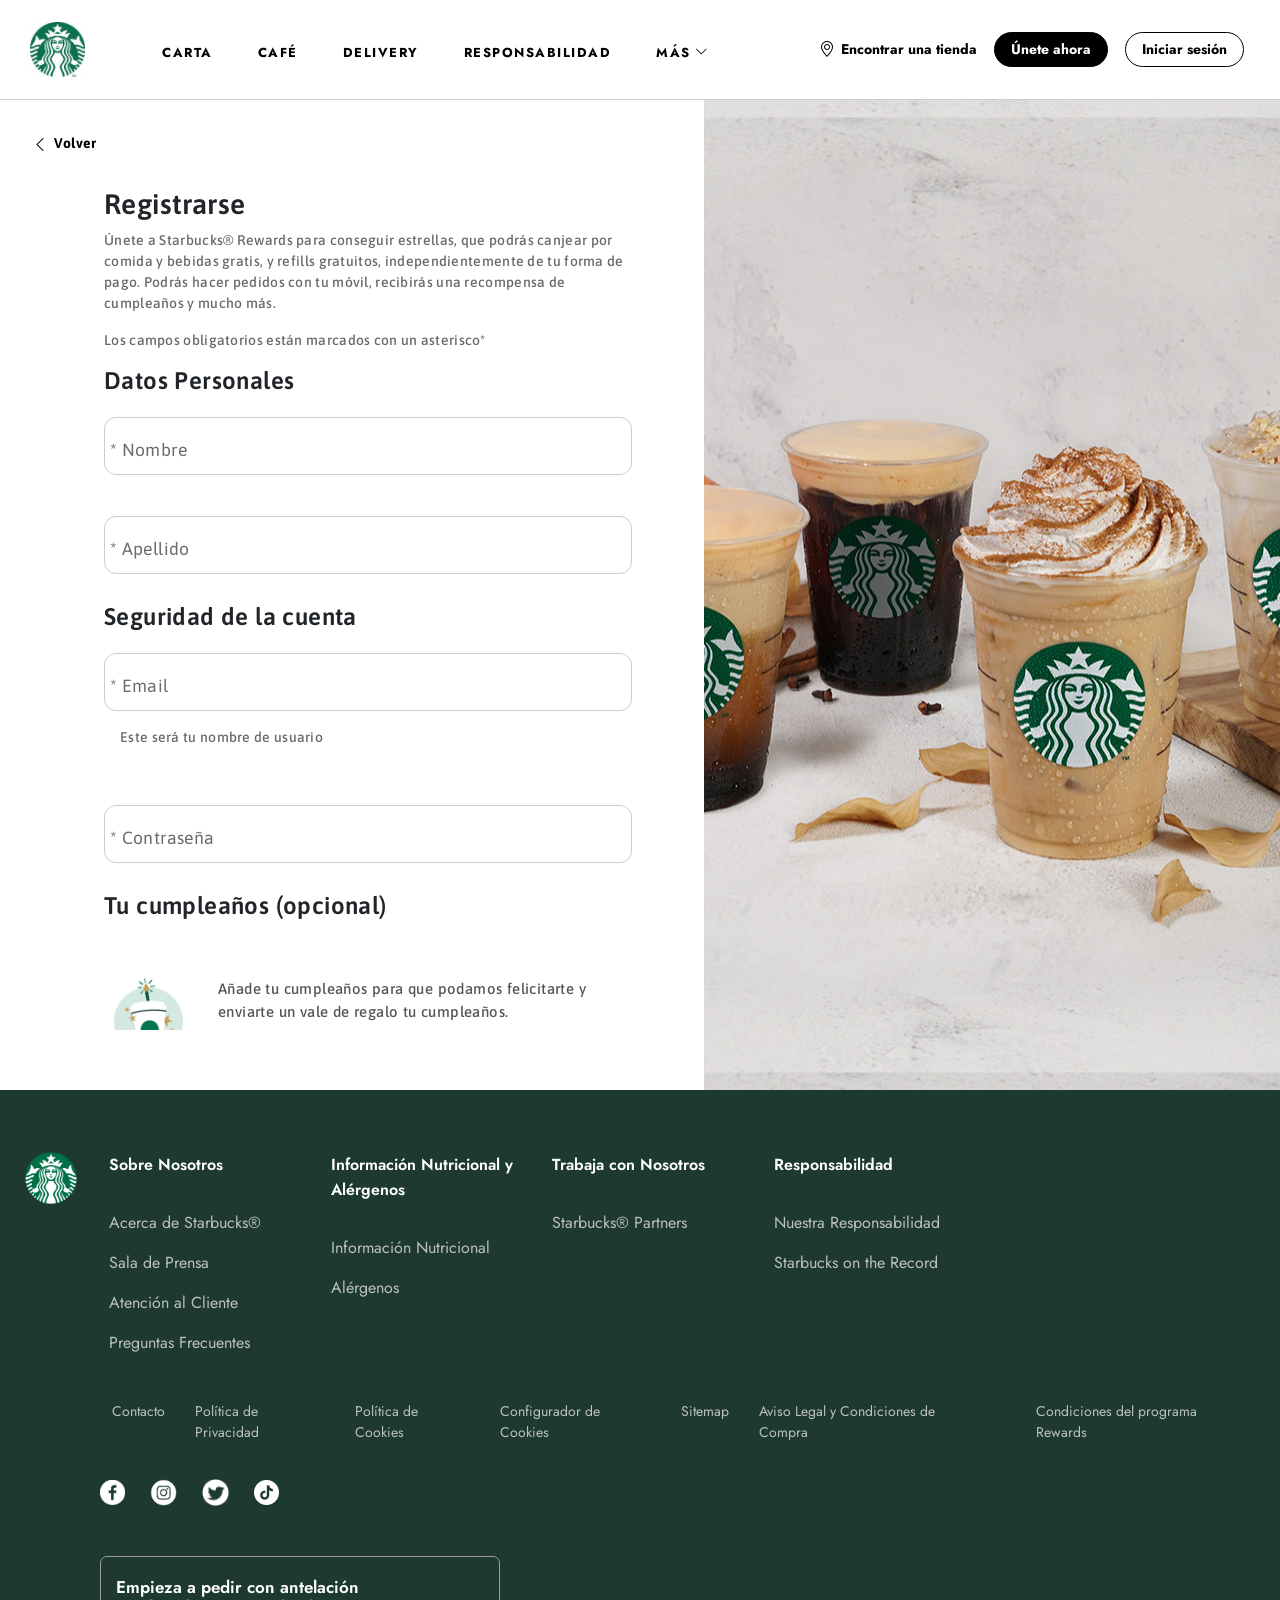
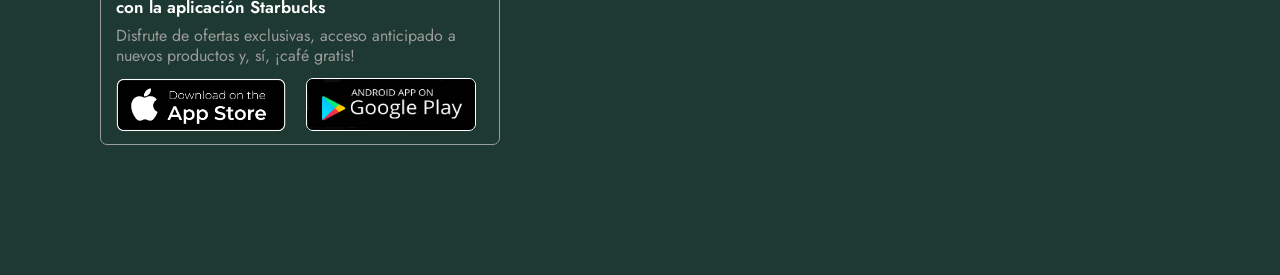
<file: unirse.html>
<!DOCTYPE html>
<html lang="en">

<head>
    <meta charset="UTF-8">
    <meta name="viewport" content="width=device-width, initial-scale=1.0">
    <link rel="preconnect" href="https://fonts.googleapis.com">
    <link rel="preconnect" href="https://fonts.gstatic.com" crossorigin>
    <link href="https://fonts.googleapis.com/css2?family=Jost:ital,wght@0,100..900;1,100..900&display=swap"
        rel="stylesheet">
    <link href="https://fonts.googleapis.com/css2?family=Asap:ital,wght@0,100..900;1,100..900&display=swap"
        rel="stylesheet">

    <link href="https://cdn.jsdelivr.net/npm/bootstrap@5.3.0/dist/css/bootstrap.min.css" rel="stylesheet">
    <link href="https://cdn.jsdelivr.net/npm/bootstrap-icons@1.10.5/font/bootstrap-icons.css" rel="stylesheet">

    <link rel="stylesheet" href="css/main.css">
    <title>Unite</title>
</head>

<body class="body-re">
    <header id="main-header">
        <div class="header-container">
            <div class="logo">
                <a href="index.html">
                    <img src="img/logo_starbucks.jpg" alt="Logo Starbucks">
                </a>
            </div>
            <input type="checkbox" id="btn-menu" class="menu-toggle">
            <label for="btn-menu" class=" hamburguesa">
                <span class="bar"></span>
                <span class="bar"></span>
                <span class="bar"></span>
            </label>


            <nav class="menu-responsive">
                <ul>
                    <li><a href="#" class="unirse">Únete ahora</a></li>
                    <li><a href="Iniciar.html" class="login">Iniciar sesión</a></li>
                    <li><a class="font" href="carta.html">Carta</a></li>
                    <li><a class="font" href="cafe.html">Café</a></li>
                    <li><a class="font" href="delivery.html">Delivery</a></li>
                    <li><a class="font" href="responsabilidad.html">Responsabilidad</a></li>
                    <li><a class="font" href="merchandising.html">Merchandising</a></li>
                    <li><a class="font" href="rewards.html">Rewards</a></li>
                    <li><a href="EncontrarTienda.html" class="accion"> <i class="bi bi-geo-alt "></i>Encontrar una tienda</a></li>

                </ul>
                <hr class="linea-separadora">
                <div class="accordion-container">
                    <div class="accordion" id="accordionPanelsStayOpenExample">
                        <div class="accordion-item">
                            <h2 class="accordion-header">
                                <button class="accordion-button collapsed" type="button" data-bs-toggle="collapse"
                                    data-bs-target="#panelsStayOpen-collapseOne" aria-expanded="false"
                                    aria-controls="panelsStayOpen-collapseOne">
                                    Sobre Nosotros
                                </button>
                            </h2>
                            <div id="panelsStayOpen-collapseOne" class="accordion-collapse collapse">
                                <div class="accordion-body">
                                    <ul>
                                        <li>
                                            <a href="">Acerca de Starbucks®</a>
                                        </li>
                                        <li>
                                            <a href="">Sala de Prensa</a>
                                        </li>
                                        <li>
                                            <a href="">Atención al Cliente</a>
                                        </li>
                                        <li>
                                            <a href="">Preguntas Frecuentes</a>
                                        </li>
                                    </ul>
                                </div>
                            </div>
                        </div>
                        <div class="accordion-item">
                            <h2 class="accordion-header">
                                <button class="accordion-button collapsed" type="button" data-bs-toggle="collapse"
                                    data-bs-target="#panelsStayOpen-collapseTwo" aria-expanded="false"
                                    aria-controls="panelsStayOpen-collapseTwo">
                                    Información Nutricional y Alérgenos
                                </button>
                            </h2>
                            <div id="panelsStayOpen-collapseTwo" class="accordion-collapse collapse">
                                <div class="accordion-body">
                                    <ul>
                                        <li>
                                            <a href="">Informacion Nutricional</a>
                                        </li>
                                        <li>
                                            <a href="">Alérgenos</a>
                                        </li>
                                    </ul>
                                </div>
                            </div>
                        </div>
                        <div class="accordion-item">
                            <h2 class="accordion-header">
                                <button class="accordion-button collapsed" type="button" data-bs-toggle="collapse"
                                    data-bs-target="#panelsStayOpen-collapseThree" aria-expanded="false"
                                    aria-controls="panelsStayOpen-collapseThree">
                                    Trabaja con Nosotros
                                </button>
                            </h2>
                            <div id="panelsStayOpen-collapseThree" class="accordion-collapse collapse">
                                <div class="accordion-body">
                                    <ul>
                                        <li>
                                            <a href="">Starbucks® Partners</a>
                                        </li>
                                    </ul>
                                </div>
                            </div>
                        </div>
                        <div class="accordion-item">
                            <h2 class="accordion-header">
                                <button class="accordion-button collapsed" type="button" data-bs-toggle="collapse"
                                    data-bs-target="#panelsStayOpen-collapseFour" aria-expanded="false"
                                    aria-controls="panelsStayOpen-collapseFour">

                                    Responsabilidad
                                </button>
                            </h2>
                            <div id="panelsStayOpen-collapseFour" class="accordion-collapse collapse">
                                <div class="accordion-body">

                                    <ul>
                                        <li>
                                            <a href="">Nuestra Responsabilidad</a>
                                        </li>
                                        <li>
                                            <a href="">Starbucks on the Record</a>
                                        </li>
                                    </ul>

                                </div>
                            </div>
                        </div>
                    </div>
                </div>
            </nav>

            <nav class="main-nav">
                <ul class="menu-horizontal">
                    <li><a href="carta.html">Carta</a></li>
                    <li><a href="cafe.html">Café</a></li>
                    <li><a href="delivery.html" class="delivery-main">Delivery</a></li>
                    <li><a href="responsabilidad.html" class="responsabilidad-main">Responsabilidad</a></li>
                    <li class="has-submenu">
                        <a href="#">Más <i class="bi bi-chevron-down"></i></a>
                        <ul class="submenu">
                            <li class="delivery-sub"><a href="delivery.html">Delivery</a></li>
                            <li class="responsabilidad-sub"><a href="responsabilidad.html">Responsabilidad</a></li>
                            <li><a href="merchandising.html">Merchandising</a></li>
                            <li><a href="rewards.html">Rewards</a></li>
                        </ul>
                    </li>
                </ul>
            </nav>

            <div class="acciones">
                <a href="EncontrarTienda.html" class="accion"> <i class="bi bi-geo-alt"></i>Encontrar una tienda</a>
                <a href="#" class=" unirse">Únete ahora</a>
                <a href="Iniciar.html" class=" login">Iniciar sesión</a>
            </div>
        </div>
    </header>
    <div class="contenido margen1">
        <div class="izquierda-cont-from margen1">
            <a href="#" class="accion"><i class="bi bi-chevron-left"></i>Volver</a>
            <img src="img/unirse/icono-unirse.png" alt="Imagen especial" class="imagen-responsive">

            <div class="seccion-form">
                <h3 class="negrita">Registrarse</h3>
                <p class="letter-contenido">Únete a Starbucks® Rewards para conseguir estrellas, que podrás canjear por
                    comida y bebidas gratis, y refills gratuitos, independientemente de tu forma de pago. Podrás hacer
                    pedidos con tu móvil, recibirás una recompensa de cumpleaños y mucho más.</p>
                <p class="letter-contenido">Los campos obligatorios están marcados con un asterisco*</p>

                <h4 class="negrita">Datos Personales</h4>
                <div class="form-floating mb-3">
                    <input type="email" class="form-control" id="floatingInput" placeholder="name@example.com">
                    <label for="floatingInput">* Nombre</label>
                </div>

                <div class="form-floating">
                    <input type="email" class="form-control" id="floatingInput" placeholder="name@example.com">
                    <label for="floatingPassword">* Apellido</label>
                </div>
                <h4 class="negrita">Seguridad de la cuenta</h4>
                <div class="form-floating mb-3">
                    <input type="email" class="form-control" id="floatingInput" placeholder="name@example.com">
                    <label for="floatingInput">* Email</label>
                    <p class="letter-contenido p-3 mb-0">Este será tu nombre de usuario</p>
                </div>

                <div class="form-floating">
                    <input type="password" class="form-control" id="floatingPassword" placeholder="Password">
                    <label for="floatingPassword">* Contraseña</label>
                </div>

                <h4 class="negrita">Tu cumpleaños (opcional)</h4>

                <li class="icono-item2">
                    <img src="img/rewards/icono2.jpg" alt="Icono 1" class="img-icono2">
                    <div class="icono-texto2">
                        <p>Añade tu cumpleaños para que podamos felicitarte y enviarte un vale de regalo tu cumpleaños.
                        </p>
                    </div>
                </li>

                <div class="group-select">
                    <div class="select-container">
                        <select id="mes" class="custom-select " required>
                            <option value="" disabled selected hidden class="negrita font-size">Mes</option>
                            <option value="1">Enero</option>
                            <option value="2">Febrero</option>
                            <option value="3">Marzo</option>
                            <option value="4">Abril</option>
                            <option value="5">Mayo</option>
                            <option value="6">Junio</option>
                            <option value="7">Julio</option>
                            <option value="8">Agosto</option>
                            <option value="9">Septiembre</option>
                            <option value="10">Octubre</option>
                            <option value="11">Noviembre</option>
                            <option value="12">Diciembre</option>
                        </select>
                        <label for="mes">Mes</label>
                    </div>

                    <div class="select-container">
                        <select id="dia" class="custom-select" required>
                            <option value="" disabled selected hidden class="negrita">Día</option>
                            <option value="1">1</option>
                            <option value="2">2</option>
                            <option value="3">3</option>
                            <option value="4">4</option>
                            <option value="5">5</option>
                            <option value="6">6</option>
                            <option value="7">7</option>
                            <option value="8">8</option>
                            <option value="3">9</option>
                            <option value="10">10</option>
                            <option value="11">11</option>
                            <option value="12">12</option>
                            <option value="13">13</option>
                            <option value="14">14</option>
                            <option value="15">15</option>
                            <option value="16">16</option>
                            <option value="17">17</option>
                            <option value="18">18</option>
                            <option value="19">19</option>
                            <option value="20">20</option>
                            <option value="21">21</option>
                            <option value="22">22</option>
                            <option value="23">23</option>
                            <option value="24">24</option>
                            <option value="25">25</option>
                            <option value="26">26</option>
                            <option value="27">27</option>
                            <option value="28">28</option>
                            <option value="29">29</option>
                            <option value="30">30</option>
                            <option value="31">31</option>
                        </select>

                        <label for="dia">Día</label>
                    </div>
                </div>

                <h4 class="negrita  mt-5">Siempre preparado <br> para café y croissants</h4>

                <div class="switch-container">
                    <label class="custom-switch">
                        <input type="checkbox">
                        <span class="slider"></span>
                    </label>
                    <p class="switch-text">
                        <strong>*Sí, quiero recibir información sobre ofertas exclusivas, anuncios y nuevos productos de
                            Starbucks, así como sobre los productos más adaptados a mi cuenta y mi actividad.</strong>
                    </p>
                </div>

                <p class="letter-contenido">Mantente al tanto. El e-mail es una gran forma de estar al día de las
                    ofertas y novedades de Starbucks, incluido el acceso anticipado a nuestros últimos lanzamientos de
                    bebidas.
                </p>
                <p class="letter-contenido">Puedes anular tu suscripción en cualquier momento. Por favor, consulta
                    nuestra <a href="" class="link-Unirse">Declaración de privacidad</a> o <a href=""
                        class="link-Unirse">Contacta con nosotros</a> </p>

                <h4 class="negrita mt-4">Condiciones de uso</h4>

                <ul class="list-condiciones">
                    <li><a href="">Ayuda </a><i class="bi bi-box-arrow-up-right"></i></li>
                    <li><a href=""> Política de Privacidad </a><i class="bi bi-box-arrow-up-right"></i></li>
                    <li><a href="">Términos y Condiciones </a><i class="bi bi-box-arrow-up-right"></i></li>
                </ul>
                <div class="checked-container">
                    <div class="form-check">
                            <input class="form-check-input" type="checkbox" value="" id="checkDefault">
                            <label class="form-check-label" for="checkDefault">
                    </div>
                    <div class="check-text">
                        <p>Acepto las Condiciones de Uso y la Declaración de Privacidad </p>
                        <a href="">Condiciones de uso</a>
                    </div>
                </div>
                <div>
                    <a href="" class="boton-descarga secondary mt-4">Únase a las recompensas</a>
                </div>

            </div>
        </div>

        <div class="derecha-img2"></div>

    </div>

    <footer class="footer">
        <div class="content-footer">
            <img src="img/Starbucks-Logo.png" alt="" class="footer-logo">

            <div class="footer-acordeon ">
                <div class="accordion-container">
                    <div class="accordion accordion_footer" id="accordionPanelsStayOpenExample">
                        <div class="accordion-item accordion-item_footer ">
                            <h2 class="accordion-header accordion-header_footer ">
                                <button class="accordion-button accordion-button_footer collapsed" type="button"
                                    data-bs-toggle="collapse" data-bs-target="#panelsStayOpen-collapseOne"
                                    aria-expanded="false" aria-controls="panelsStayOpen-collapseOne">
                                    Sobre Nosotros
                                </button>
                            </h2>
                            <div id="panelsStayOpen-collapseOne" class="accordion-collapse collapse">
                                <div class="accordion-body accordion-body_footer">
                                    <ul>
                                        <li>
                                            <a href="">Acerca de Starbucks®</a>
                                        </li>
                                        <li>
                                            <a href="">Sala de Prensa</a>
                                        </li>
                                        <li>
                                            <a href="">Atención al Cliente</a>
                                        </li>
                                        <li>
                                            <a href="">Preguntas Frecuentes</a>
                                        </li>
                                    </ul>
                                </div>
                            </div>
                        </div>
                        <div class="accordion-item accordion-item_footer">
                            <h2 class="accordion-header accordion-header_footer">
                                <button class="accordion-button accordion-button_footer collapsed" type="button"
                                    data-bs-toggle="collapse" data-bs-target="#panelsStayOpen-collapseTwo"
                                    aria-expanded="false" aria-controls="panelsStayOpen-collapseTwo">
                                    Información Nutricional y Alérgenos
                                </button>
                            </h2>
                            <div id="panelsStayOpen-collapseTwo" class="accordion-collapse collapse">
                                <div class="accordion-body  accordion-body_footer">
                                    <ul>
                                        <li>
                                            <a href="">Informacion Nutricional</a>
                                        </li>
                                        <li>
                                            <a href="">Alérgenos</a>
                                        </li>
                                    </ul>
                                </div>
                            </div>
                        </div>
                        <div class="accordion-item accordion-item_footer">
                            <h2 class="accordion-header accordion-header_footer">
                                <button class="accordion-button accordion-button_footer collapsed" type="button"
                                    data-bs-toggle="collapse" data-bs-target="#panelsStayOpen-collapseThree"
                                    aria-expanded="false" aria-controls="panelsStayOpen-collapseThree">
                                    Trabaja con Nosotros
                                </button>
                            </h2>
                            <div id="panelsStayOpen-collapseThree" class="accordion-collapse collapse">
                                <div class="accordion-body  accordion-body_footer">
                                    <ul>
                                        <li>
                                            <a href="">Starbucks® Partners</a>
                                        </li>
                                    </ul>
                                </div>
                            </div>
                        </div>
                        <div class="accordion-item accordion-item_footer">
                            <h2 class="accordion-header accordion-header_footer">
                                <button class="accordion-button accordion-button_footer collapsed" type="button"
                                    data-bs-toggle="collapse" data-bs-target="#panelsStayOpen-collapseFour"
                                    aria-expanded="false" aria-controls="panelsStayOpen-collapseFour">

                                    Responsabilidad
                                </button>
                            </h2>
                            <div id="panelsStayOpen-collapseFour" class="accordion-collapse collapse">
                                <div class="accordion-body  accordion-body_footer">

                                    <ul>
                                        <li>
                                            <a href="">Nuestra Responsabilidad</a>
                                        </li>
                                        <li>
                                            <a href="">Starbucks on the Record</a>
                                        </li>
                                    </ul>

                                </div>
                            </div>
                        </div>
                    </div>
                </div>
            </div>
            <div class="footer-arriba">
                <ul class="columna1">
                    <p class="col-titulo">Sobre Nosotros</p>
                    <li>
                        <a href="" class="footer-link">Acerca de Starbucks®</a>
                    </li>
                    <li>
                        <a href="" class="footer-link">Sala de Prensa</a>
                    </li>
                    <li>
                        <a href="" class="footer-link">Atención al Cliente</a>
                    </li>
                    <li>
                        <a href="" class="footer-link">Preguntas Frecuentes</a>
                    </li>
                </ul>
                <ul class="columna2">
                    <p class="col-titulo">Información Nutricional y Alérgenos</p>
                    <li>
                        <a href="" class="footer-link">Información Nutricional</a>
                    </li>
                    <li>
                        <a href="https://alergenos.grupovips.com/index.html?brand=starbucks"
                            class="footer-link">Alérgenos</a>
                    </li>

                </ul>
                <ul class="columna3">
                    <p class="col-titulo">Trabaja con Nosotros</p>
                    <li>
                        <a href="https://starbuckspartners.es/trabajar-starbucks" class="footer-link">Starbucks®
                            Partners</a>
                    </li>
                </ul>
                <ul class="columna4">
                    <p class="col-titulo">Responsabilidad</p>
                    <li>
                        <a href="" class="footer-link"> Nuestra Responsabilidad</a>
                    </li>
                    <li>
                        <a href="" class="footer-link">Starbucks on the Record</a>
                    </li>
                </ul>
            </div>
            <div class="footer-medio">
                <ul class="ul-lineal">
                    <li class="footer-list">
                        <a href="" class="footer-link">Contacto</a>
                    </li>
                    <li class="footer-list">
                        <a href="" class="footer-link">Política de Privacidad</a>
                    </li>
                    <li class="footer-list">
                        <a href="" class="footer-link">Política de Cookies</a>
                    </li>
                    <li class="footer-list">
                        <a href="" class="footer-link">Configurador de Cookies</a>
                    </li>
                    <li class="footer-list">
                        <a href="" class="footer-link">Sitemap</a>
                    </li>
                    <li class="footer-list">
                        <a href="" class="footer-link">Aviso Legal y Condiciones de Compra</a>
                    </li>
                    <li class="footer-list">
                        <a href="" class="footer-link">Condiciones del programa Rewards </a>
                    </li>
                </ul>
            </div>
            <div class="footer-abajo">
                <div class="icon-redes">
                    <a class="iconos-link" href="https://www.facebook.com/StarbucksEspana">
                        <img src="img/footer/facebook-logo.png" alt="" class="icon-facebook">
                    </a>
                    <a class="iconos-link" href="https://www.instagram.com/starbucks_es/">
                        <img src="img/footer/logo-insta-n.png" alt="" class="icon-insta">
                    </a>
                    <a class="iconos-link" href="https://twitter.com/starbucks_es">
                        <img src="img/footer/icon-twitter.png" alt="" class="icon-twitter">
                    </a>
                    <a class="iconos-link" href="https://www.tiktok.com/@starbucks_es?lang=es">
                        <img src="img/footer/icon-tiktok.png" alt="" class="icon-tiktok">
                    </a>
                </div>
                <div class="footer-card">
                    <h3 class="footer-card-titulo">Empieza a pedir con antelación <br>con la aplicación Starbucks</h3>
                    <p class="footer-texto">Disfrute de ofertas exclusivas, acceso anticipado a nuevos productos y, sí,
                        ¡café gratis!</p>
                    <div class="footer-descarga">
                        <a class="iconos-link" href="https://apps.apple.com/es/app/starbucks-espa%C3%B1a/id6447769086">
                            <img src="img/footer/appstore.png" alt="" class="appstore-icon">
                        </a>
                        <a class="iconos-link" href="https://play.google.com/store/apps/details?id=com.starbucks.es">
                            <img src="img/footer/playstore.png" alt="" class="playstore-icon">
                        </a>
                    </div>
                </div>
            </div>
        </div>
    </footer>

    <!-- JavaScript de Bootstrap -->
    <script src="https://cdn.jsdelivr.net/npm/bootstrap@5.3.0/dist/js/bootstrap.bundle.min.js"></script>

</body>

</html>
</file>
<file: css/main.css>
@import url(page-main.css);
@import url(header.css);
@import url(footer.css);
@import url(base.css);
</file>
